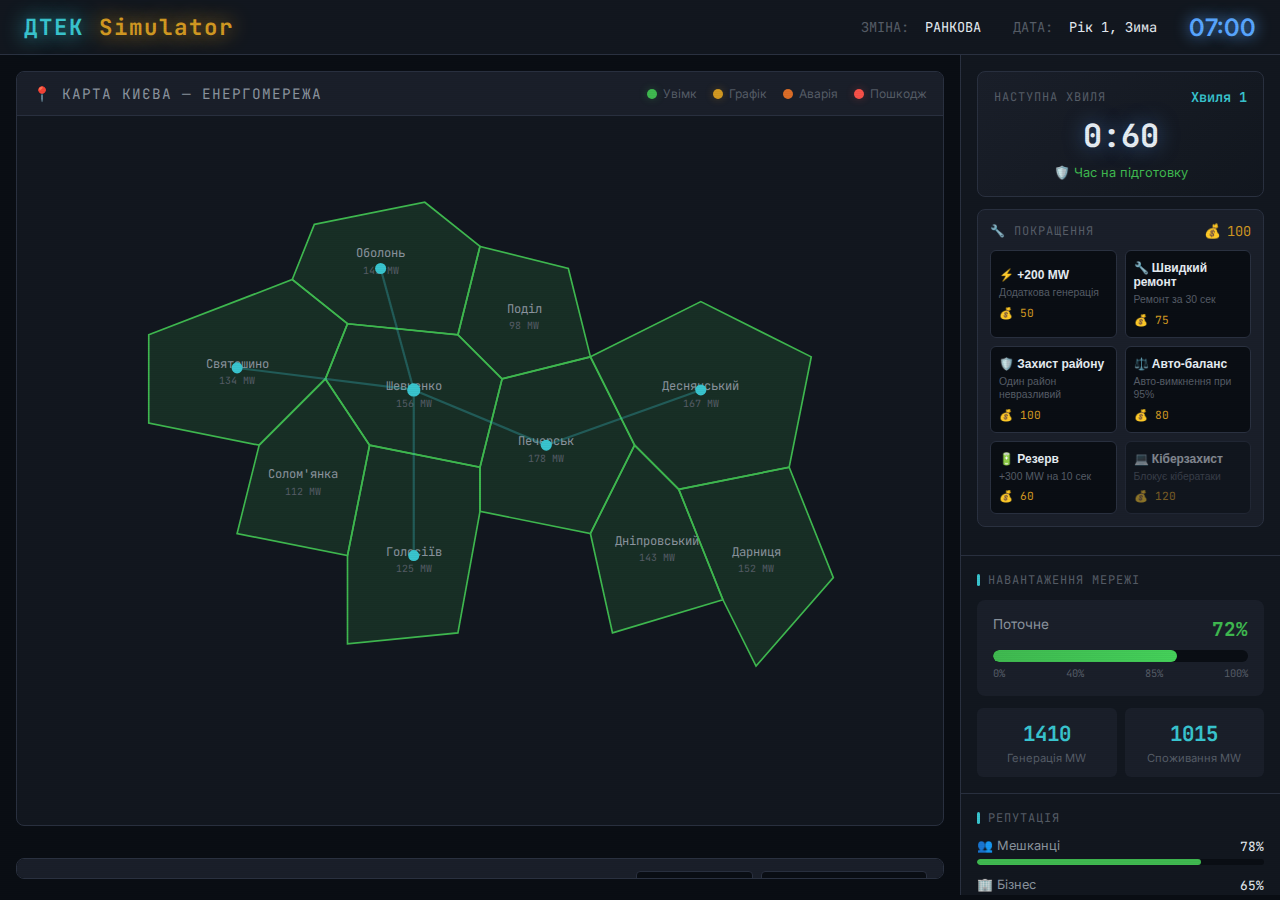
<file: dtek_simulator_prototype.html>
<!DOCTYPE html>
<html lang="uk">
<head>
    <meta charset="UTF-8">
    <meta name="viewport" content="width=device-width, initial-scale=1.0">
    <title>ДТЕК Simulator</title>
    <link href="https://fonts.googleapis.com/css2?family=JetBrains+Mono:wght@400;600;700&family=Inter:wght@400;500;600&display=swap" rel="stylesheet">
    <style>
        :root {
            --bg-primary: #0a0e14;
            --bg-secondary: #12171f;
            --bg-panel: #1a1f2a;
            --border: #2a3140;
            --text-primary: #e6edf3;
            --text-secondary: #8b949e;
            --text-muted: #565d67;
            --accent-blue: #58a6ff;
            --accent-cyan: #39c5cf;
            --status-green: #3fb950;
            --status-yellow: #d29922;
            --status-orange: #db6d28;
            --status-red: #f85149;
            --status-purple: #a371f7;
            --glow-green: rgba(63, 185, 80, 0.3);
            --glow-red: rgba(248, 81, 73, 0.3);
            --glow-yellow: rgba(210, 153, 34, 0.3);
        }

        * {
            margin: 0;
            padding: 0;
            box-sizing: border-box;
        }

        body {
            font-family: 'Inter', sans-serif;
            background: var(--bg-primary);
            color: var(--text-primary);
            min-height: 100vh;
            overflow-x: hidden;
        }

        /* Scanline effect */
        body::before {
            content: '';
            position: fixed;
            top: 0;
            left: 0;
            right: 0;
            bottom: 0;
            background: repeating-linear-gradient(
                0deg,
                rgba(0, 0, 0, 0.1) 0px,
                rgba(0, 0, 0, 0.1) 1px,
                transparent 1px,
                transparent 2px
            );
            pointer-events: none;
            z-index: 1000;
            opacity: 0.3;
        }

        /* Header */
        .header {
            background: var(--bg-secondary);
            border-bottom: 1px solid var(--border);
            padding: 12px 24px;
            display: flex;
            justify-content: space-between;
            align-items: center;
        }

        .logo {
            font-family: 'JetBrains Mono', monospace;
            font-weight: 700;
            font-size: 1.4rem;
            color: var(--accent-cyan);
            text-shadow: 0 0 20px var(--accent-cyan);
            letter-spacing: 2px;
        }

        .logo span {
            color: var(--status-yellow);
            text-shadow: 0 0 20px var(--status-yellow);
        }

        .header-info {
            display: flex;
            gap: 32px;
            align-items: center;
        }

        .header-item {
            font-family: 'JetBrains Mono', monospace;
            font-size: 0.85rem;
        }

        .header-item .label {
            color: var(--text-muted);
            margin-right: 8px;
        }

        .header-item .value {
            color: var(--text-primary);
        }

        .time-display {
            font-size: 1.5rem;
            font-weight: 600;
            color: var(--accent-blue);
            text-shadow: 0 0 15px var(--accent-blue);
        }

        /* Main Layout */
        .main-container {
            display: grid;
            grid-template-columns: 1fr 320px;
            height: calc(100vh - 60px);
        }

        /* Map Area */
        .map-area {
            padding: 16px;
            position: relative;
            overflow-y: auto;
            display: flex;
            flex-direction: column;
            gap: 16px;
        }

        .map-container {
            background: var(--bg-secondary);
            border: 1px solid var(--border);
            border-radius: 8px;
            min-height: 450px;
            position: relative;
            overflow: hidden;
            flex-shrink: 0;
        }

        .map-header {
            background: var(--bg-panel);
            padding: 12px 16px;
            border-bottom: 1px solid var(--border);
            display: flex;
            justify-content: space-between;
            align-items: center;
        }

        .map-title {
            font-family: 'JetBrains Mono', monospace;
            font-size: 0.9rem;
            color: var(--text-secondary);
            text-transform: uppercase;
            letter-spacing: 1px;
        }

        .map-legend {
            display: flex;
            gap: 16px;
            font-size: 0.75rem;
        }

        .legend-item {
            display: flex;
            align-items: center;
            gap: 6px;
            color: var(--text-muted);
        }

        .legend-dot {
            width: 10px;
            height: 10px;
            border-radius: 50%;
        }

        .legend-dot.on { background: var(--status-green); box-shadow: 0 0 8px var(--glow-green); }
        .legend-dot.scheduled { background: var(--status-yellow); box-shadow: 0 0 8px var(--glow-yellow); }
        .legend-dot.emergency { background: var(--status-orange); }
        .legend-dot.damaged { background: var(--status-red); box-shadow: 0 0 8px var(--glow-red); }

        /* Kyiv Map SVG */
        .kyiv-map {
            width: 100%;
            height: calc(100% - 50px);
            padding: 20px;
        }

        .district {
            fill: var(--bg-panel);
            stroke: var(--border);
            stroke-width: 1.5;
            cursor: pointer;
            transition: all 0.3s ease;
        }

        .district:hover {
            fill: #252d3a;
            stroke: var(--accent-blue);
            stroke-width: 2;
        }

        .district.status-on {
            fill: rgba(63, 185, 80, 0.15);
            stroke: var(--status-green);
        }

        .district.status-scheduled {
            fill: rgba(210, 153, 34, 0.15);
            stroke: var(--status-yellow);
            animation: pulse-yellow 2s infinite;
        }

        .district.status-emergency {
            fill: rgba(219, 109, 40, 0.2);
            stroke: var(--status-orange);
            animation: pulse-orange 1.5s infinite;
        }

        .district.status-damaged {
            fill: rgba(248, 81, 73, 0.2);
            stroke: var(--status-red);
            animation: pulse-red 1s infinite;
        }

        @keyframes pulse-yellow {
            0%, 100% { fill: rgba(210, 153, 34, 0.15); }
            50% { fill: rgba(210, 153, 34, 0.25); }
        }

        @keyframes pulse-orange {
            0%, 100% { fill: rgba(219, 109, 40, 0.2); }
            50% { fill: rgba(219, 109, 40, 0.35); }
        }

        @keyframes pulse-red {
            0%, 100% { fill: rgba(248, 81, 73, 0.2); }
            50% { fill: rgba(248, 81, 73, 0.4); }
        }

        .district-label {
            font-family: 'JetBrains Mono', monospace;
            font-size: 11px;
            fill: var(--text-secondary);
            pointer-events: none;
            text-anchor: middle;
        }

        .district-power {
            font-family: 'JetBrains Mono', monospace;
            font-size: 9px;
            fill: var(--text-muted);
            pointer-events: none;
            text-anchor: middle;
        }

        /* Side Panel */
        .side-panel {
            background: var(--bg-secondary);
            border-left: 1px solid var(--border);
            display: flex;
            flex-direction: column;
            overflow: hidden;
        }

        .panel-section {
            border-bottom: 1px solid var(--border);
            padding: 16px;
        }

        .panel-title {
            font-family: 'JetBrains Mono', monospace;
            font-size: 0.75rem;
            color: var(--text-muted);
            text-transform: uppercase;
            letter-spacing: 1px;
            margin-bottom: 12px;
            display: flex;
            align-items: center;
            gap: 8px;
        }

        .panel-title::before {
            content: '';
            width: 3px;
            height: 12px;
            background: var(--accent-cyan);
            border-radius: 2px;
        }

        /* Load Meter */
        .load-meter {
            background: var(--bg-panel);
            border-radius: 8px;
            padding: 16px;
            margin-bottom: 12px;
        }

        .load-header {
            display: flex;
            justify-content: space-between;
            margin-bottom: 8px;
        }

        .load-label {
            font-size: 0.85rem;
            color: var(--text-secondary);
        }

        .load-value {
            font-family: 'JetBrains Mono', monospace;
            font-size: 1.2rem;
            font-weight: 700;
        }

        .load-value.safe { color: var(--status-green); }
        .load-value.warning { color: var(--status-yellow); }
        .load-value.danger { color: var(--status-red); }

        .load-bar-container {
            height: 12px;
            background: var(--bg-primary);
            border-radius: 6px;
            overflow: hidden;
            position: relative;
        }

        .load-bar {
            height: 100%;
            border-radius: 6px;
            transition: width 0.5s ease, background 0.3s ease;
        }

        .load-bar.safe { background: linear-gradient(90deg, var(--status-green), #45d15a); }
        .load-bar.warning { background: linear-gradient(90deg, var(--status-yellow), #e5b02a); }
        .load-bar.danger { background: linear-gradient(90deg, var(--status-orange), var(--status-red)); }

        .load-markers {
            display: flex;
            justify-content: space-between;
            margin-top: 4px;
            font-size: 0.65rem;
            color: var(--text-muted);
            font-family: 'JetBrains Mono', monospace;
        }

        /* Stats Grid */
        .stats-grid {
            display: grid;
            grid-template-columns: 1fr 1fr;
            gap: 8px;
        }

        .stat-box {
            background: var(--bg-panel);
            border-radius: 6px;
            padding: 12px;
            text-align: center;
        }

        .stat-value {
            font-family: 'JetBrains Mono', monospace;
            font-size: 1.3rem;
            font-weight: 700;
            color: var(--accent-cyan);
        }

        .stat-label {
            font-size: 0.7rem;
            color: var(--text-muted);
            margin-top: 4px;
        }

        /* Reputation Bars */
        .reputation-item {
            margin-bottom: 12px;
        }

        .reputation-header {
            display: flex;
            justify-content: space-between;
            margin-bottom: 4px;
        }

        .reputation-name {
            font-size: 0.8rem;
            color: var(--text-secondary);
        }

        .reputation-value {
            font-family: 'JetBrains Mono', monospace;
            font-size: 0.8rem;
            color: var(--text-primary);
        }

        .reputation-bar-bg {
            height: 6px;
            background: var(--bg-primary);
            border-radius: 3px;
            overflow: hidden;
        }

        .reputation-bar {
            height: 100%;
            border-radius: 3px;
            transition: width 0.5s ease;
        }

        .reputation-bar.high { background: var(--status-green); }
        .reputation-bar.medium { background: var(--status-yellow); }
        .reputation-bar.low { background: var(--status-red); }

        /* Events Feed */
        .events-feed {
            flex: 1;
            overflow-y: auto;
            padding: 16px;
        }

        .event-item {
            background: var(--bg-panel);
            border-radius: 6px;
            padding: 10px 12px;
            margin-bottom: 8px;
            border-left: 3px solid var(--border);
            font-size: 0.8rem;
            animation: slideIn 0.3s ease;
        }

        @keyframes slideIn {
            from { opacity: 0; transform: translateX(20px); }
            to { opacity: 1; transform: translateX(0); }
        }

        .event-item.alert { border-left-color: var(--status-red); }
        .event-item.warning { border-left-color: var(--status-yellow); }
        .event-item.info { border-left-color: var(--accent-blue); }
        .event-item.success { border-left-color: var(--status-green); }

        .event-time {
            font-family: 'JetBrains Mono', monospace;
            font-size: 0.7rem;
            color: var(--text-muted);
            margin-bottom: 4px;
        }

        .event-text {
            color: var(--text-secondary);
            line-height: 1.4;
        }

        /* District Panel (popup) */
        .district-panel {
            position: fixed;
            top: 50%;
            left: 50%;
            transform: translate(-50%, -50%);
            background: var(--bg-secondary);
            border: 1px solid var(--border);
            border-radius: 12px;
            padding: 24px;
            min-width: 350px;
            z-index: 100;
            display: none;
            box-shadow: 0 20px 60px rgba(0, 0, 0, 0.5);
        }

        .district-panel.active {
            display: block;
            animation: popIn 0.2s ease;
        }

        @keyframes popIn {
            from { opacity: 0; transform: translate(-50%, -50%) scale(0.9); }
            to { opacity: 1; transform: translate(-50%, -50%) scale(1); }
        }

        .overlay {
            position: fixed;
            top: 0;
            left: 0;
            right: 0;
            bottom: 0;
            background: rgba(0, 0, 0, 0.7);
            z-index: 99;
            display: none;
        }

        .overlay.active {
            display: block;
        }

        .district-panel-header {
            display: flex;
            justify-content: space-between;
            align-items: center;
            margin-bottom: 20px;
        }

        .district-panel-title {
            font-family: 'JetBrains Mono', monospace;
            font-size: 1.2rem;
            color: var(--accent-cyan);
        }

        .close-btn {
            background: none;
            border: none;
            color: var(--text-muted);
            font-size: 1.5rem;
            cursor: pointer;
            transition: color 0.2s;
        }

        .close-btn:hover {
            color: var(--text-primary);
        }

        .group-list {
            margin-bottom: 20px;
        }

        .group-item {
            display: flex;
            justify-content: space-between;
            align-items: center;
            padding: 10px 12px;
            background: var(--bg-panel);
            border-radius: 6px;
            margin-bottom: 6px;
        }

        .group-name {
            font-family: 'JetBrains Mono', monospace;
            font-size: 0.9rem;
        }

        .group-status {
            display: flex;
            align-items: center;
            gap: 12px;
        }

        .status-indicator {
            width: 10px;
            height: 10px;
            border-radius: 50%;
        }

        .toggle-btn {
            background: var(--bg-primary);
            border: 1px solid var(--border);
            color: var(--text-secondary);
            padding: 6px 12px;
            border-radius: 4px;
            font-size: 0.75rem;
            cursor: pointer;
            transition: all 0.2s;
            font-family: 'JetBrains Mono', monospace;
        }

        .toggle-btn:hover {
            border-color: var(--accent-blue);
            color: var(--accent-blue);
        }

        .toggle-btn.on {
            background: rgba(63, 185, 80, 0.2);
            border-color: var(--status-green);
            color: var(--status-green);
        }

        .toggle-btn.off {
            background: rgba(248, 81, 73, 0.2);
            border-color: var(--status-red);
            color: var(--status-red);
        }

        /* Alert Banner */
        .alert-banner {
            position: fixed;
            top: 70px;
            left: 50%;
            transform: translateX(-50%);
            background: linear-gradient(90deg, rgba(248, 81, 73, 0.9), rgba(219, 109, 40, 0.9));
            color: white;
            padding: 12px 24px;
            border-radius: 8px;
            font-family: 'JetBrains Mono', monospace;
            font-weight: 600;
            z-index: 50;
            display: none;
            animation: alertPulse 1s infinite;
        }

        .alert-banner.active {
            display: flex;
            align-items: center;
            gap: 12px;
        }

        @keyframes alertPulse {
            0%, 100% { box-shadow: 0 0 20px rgba(248, 81, 73, 0.5); }
            50% { box-shadow: 0 0 40px rgba(248, 81, 73, 0.8); }
        }

        /* Control Buttons */
        .controls {
            padding: 16px;
            border-top: 1px solid var(--border);
            display: flex;
            gap: 8px;
        }

        .control-btn {
            flex: 1;
            background: var(--bg-panel);
            border: 1px solid var(--border);
            color: var(--text-secondary);
            padding: 12px;
            border-radius: 6px;
            font-family: 'JetBrains Mono', monospace;
            font-size: 0.8rem;
            cursor: pointer;
            transition: all 0.2s;
        }

        .control-btn:hover {
            border-color: var(--accent-cyan);
            color: var(--accent-cyan);
        }

        .control-btn.primary {
            background: var(--accent-blue);
            border-color: var(--accent-blue);
            color: white;
        }

        .control-btn.primary:hover {
            background: #4a9aef;
        }

        .control-btn.danger {
            border-color: var(--status-red);
            color: var(--status-red);
        }

        /* Wave Timer */
        .wave-timer {
            background: linear-gradient(135deg, var(--bg-panel), var(--bg-secondary));
            border: 1px solid var(--border);
            border-radius: 8px;
            padding: 16px;
            margin-bottom: 12px;
            position: relative;
            overflow: hidden;
        }

        .wave-timer::before {
            content: '';
            position: absolute;
            top: 0;
            left: 0;
            height: 100%;
            background: linear-gradient(90deg, rgba(88, 166, 255, 0.1), rgba(57, 197, 207, 0.1));
            transition: width 1s linear;
            z-index: 0;
        }

        .wave-timer.danger::before {
            background: linear-gradient(90deg, rgba(248, 81, 73, 0.2), rgba(219, 109, 40, 0.2));
        }

        .wave-timer-content {
            position: relative;
            z-index: 1;
        }

        .wave-header {
            display: flex;
            justify-content: space-between;
            align-items: center;
            margin-bottom: 8px;
        }

        .wave-label {
            font-family: 'JetBrains Mono', monospace;
            font-size: 0.75rem;
            color: var(--text-muted);
            text-transform: uppercase;
            letter-spacing: 1px;
        }

        .wave-number {
            font-family: 'JetBrains Mono', monospace;
            font-size: 0.85rem;
            color: var(--accent-cyan);
            font-weight: 600;
        }

        .wave-countdown {
            font-family: 'JetBrains Mono', monospace;
            font-size: 2rem;
            font-weight: 700;
            text-align: center;
            color: var(--text-primary);
            text-shadow: 0 0 20px rgba(88, 166, 255, 0.5);
        }

        .wave-countdown.danger {
            color: var(--status-red);
            text-shadow: 0 0 20px rgba(248, 81, 73, 0.8);
            animation: countdownPulse 0.5s infinite;
        }

        .wave-countdown.attack {
            color: var(--status-orange);
            animation: countdownPulse 0.3s infinite;
        }

        @keyframes countdownPulse {
            0%, 100% { transform: scale(1); }
            50% { transform: scale(1.05); }
        }

        .wave-status {
            text-align: center;
            font-size: 0.8rem;
            color: var(--text-secondary);
            margin-top: 8px;
        }

        .wave-status.prep { color: var(--status-green); }
        .wave-status.incoming { color: var(--status-yellow); }
        .wave-status.attack { color: var(--status-red); }

        /* Upgrades Panel */
        .upgrades-panel {
            background: var(--bg-panel);
            border: 1px solid var(--border);
            border-radius: 8px;
            padding: 12px;
            margin-bottom: 12px;
        }

        .upgrades-header {
            display: flex;
            justify-content: space-between;
            align-items: center;
            margin-bottom: 10px;
        }

        .upgrades-title {
            font-family: 'JetBrains Mono', monospace;
            font-size: 0.75rem;
            color: var(--text-muted);
            text-transform: uppercase;
            letter-spacing: 1px;
        }

        .currency {
            display: flex;
            align-items: center;
            gap: 6px;
            font-family: 'JetBrains Mono', monospace;
            font-size: 0.85rem;
            color: var(--status-yellow);
        }

        .upgrades-grid {
            display: grid;
            grid-template-columns: 1fr 1fr;
            gap: 8px;
        }

        .upgrade-btn {
            background: var(--bg-primary);
            border: 1px solid var(--border);
            border-radius: 6px;
            padding: 10px 8px;
            cursor: pointer;
            transition: all 0.2s;
            text-align: left;
        }

        .upgrade-btn:hover:not(:disabled) {
            border-color: var(--accent-blue);
            background: rgba(88, 166, 255, 0.1);
        }

        .upgrade-btn:disabled {
            opacity: 0.5;
            cursor: not-allowed;
        }

        .upgrade-btn.purchased {
            border-color: var(--status-green);
            background: rgba(63, 185, 80, 0.1);
        }

        .upgrade-name {
            font-size: 0.75rem;
            font-weight: 600;
            color: var(--text-primary);
            margin-bottom: 4px;
            display: flex;
            align-items: center;
            gap: 6px;
        }

        .upgrade-desc {
            font-size: 0.65rem;
            color: var(--text-muted);
            line-height: 1.3;
        }

        .upgrade-cost {
            font-family: 'JetBrains Mono', monospace;
            font-size: 0.7rem;
            color: var(--status-yellow);
            margin-top: 6px;
        }

        /* Overload Warning */
        .overload-warning {
            position: fixed;
            top: 50%;
            left: 50%;
            transform: translate(-50%, -50%);
            background: rgba(248, 81, 73, 0.95);
            color: white;
            padding: 30px 50px;
            border-radius: 12px;
            font-family: 'JetBrains Mono', monospace;
            font-size: 1.5rem;
            font-weight: 700;
            z-index: 200;
            display: none;
            text-align: center;
            box-shadow: 0 0 60px rgba(248, 81, 73, 0.8);
            animation: overloadPulse 0.5s infinite;
        }

        .overload-warning.active {
            display: block;
        }

        @keyframes overloadPulse {
            0%, 100% { box-shadow: 0 0 60px rgba(248, 81, 73, 0.8); }
            50% { box-shadow: 0 0 100px rgba(248, 81, 73, 1); }
        }

        .overload-warning .sub {
            font-size: 0.9rem;
            font-weight: 400;
            margin-top: 10px;
            opacity: 0.9;
        }

        /* Game Over / Victory */
        .game-overlay {
            position: fixed;
            top: 0;
            left: 0;
            right: 0;
            bottom: 0;
            background: rgba(0, 0, 0, 0.9);
            display: none;
            justify-content: center;
            align-items: center;
            z-index: 300;
            flex-direction: column;
        }

        .game-overlay.active {
            display: flex;
        }

        .game-over-text {
            font-family: 'JetBrains Mono', monospace;
            font-size: 3rem;
            font-weight: 700;
            margin-bottom: 20px;
        }

        .game-over-text.defeat { color: var(--status-red); text-shadow: 0 0 40px var(--status-red); }
        .game-over-text.victory { color: var(--status-green); text-shadow: 0 0 40px var(--status-green); }

        .game-stats {
            color: var(--text-secondary);
            font-size: 1rem;
            margin-bottom: 30px;
            text-align: center;
        }

        .restart-btn {
            background: var(--accent-blue);
            border: none;
            color: white;
            padding: 15px 40px;
            border-radius: 8px;
            font-family: 'JetBrains Mono', monospace;
            font-size: 1rem;
            cursor: pointer;
            transition: all 0.2s;
        }

        .restart-btn:hover {
            background: #4a9aef;
            transform: scale(1.05);
        }

        /* Attack Indicators on Map */
        .attack-indicator {
            position: absolute;
            width: 30px;
            height: 30px;
            background: var(--status-red);
            border-radius: 50%;
            animation: attackMove 3s linear forwards, attackPulse 0.3s infinite;
            z-index: 10;
            display: flex;
            align-items: center;
            justify-content: center;
            font-size: 14px;
            box-shadow: 0 0 20px var(--status-red);
        }

        @keyframes attackMove {
            0% { opacity: 1; }
            90% { opacity: 1; }
            100% { opacity: 0; }
        }

        @keyframes attackPulse {
            0%, 100% { transform: scale(1); }
            50% { transform: scale(1.2); }
        }

        /* Quick Controls Panel */
        .quick-controls {
            background: var(--bg-secondary);
            border: 1px solid var(--border);
            border-radius: 8px;
            margin-top: 16px;
            overflow: hidden;
        }

        .quick-controls-header {
            background: var(--bg-panel);
            padding: 12px 16px;
            border-bottom: 1px solid var(--border);
            display: flex;
            justify-content: space-between;
            align-items: center;
        }

        .quick-controls-title {
            font-family: 'JetBrains Mono', monospace;
            font-size: 0.85rem;
            color: var(--text-secondary);
            text-transform: uppercase;
            letter-spacing: 1px;
        }

        .quick-controls-actions {
            display: flex;
            gap: 8px;
        }

        .quick-action-btn {
            background: var(--bg-primary);
            border: 1px solid var(--border);
            color: var(--text-secondary);
            padding: 6px 12px;
            border-radius: 4px;
            font-size: 0.75rem;
            cursor: pointer;
            transition: all 0.2s;
            font-family: 'JetBrains Mono', monospace;
        }

        .quick-action-btn:hover {
            border-color: var(--status-green);
            color: var(--status-green);
        }

        .quick-action-btn.danger:hover {
            border-color: var(--status-red);
            color: var(--status-red);
        }

        .districts-grid {
            display: grid;
            grid-template-columns: repeat(5, 1fr);
            gap: 12px;
            padding: 16px;
            max-height: 280px;
            overflow-y: auto;
        }

        .district-control {
            background: var(--bg-panel);
            border: 1px solid var(--border);
            border-radius: 6px;
            padding: 10px;
            transition: all 0.2s;
        }

        .district-control:hover {
            border-color: var(--accent-blue);
        }

        .district-control.has-off {
            border-color: var(--status-yellow);
            background: rgba(210, 153, 34, 0.05);
        }

        .district-control.has-damaged {
            border-color: var(--status-red);
            background: rgba(248, 81, 73, 0.05);
        }

        .district-control-header {
            display: flex;
            justify-content: space-between;
            align-items: center;
            margin-bottom: 8px;
        }

        .district-control-name {
            font-family: 'JetBrains Mono', monospace;
            font-size: 0.75rem;
            font-weight: 600;
            color: var(--text-primary);
            white-space: nowrap;
            overflow: hidden;
            text-overflow: ellipsis;
        }

        .district-control-power {
            font-family: 'JetBrains Mono', monospace;
            font-size: 0.65rem;
            color: var(--accent-cyan);
        }

        .group-toggles {
            display: flex;
            flex-wrap: wrap;
            gap: 4px;
        }

        .group-toggle {
            width: 32px;
            height: 24px;
            border: 1px solid var(--border);
            border-radius: 4px;
            background: var(--bg-primary);
            color: var(--text-muted);
            font-family: 'JetBrains Mono', monospace;
            font-size: 0.6rem;
            cursor: pointer;
            transition: all 0.15s;
            display: flex;
            align-items: center;
            justify-content: center;
        }

        .group-toggle:hover {
            border-color: var(--accent-blue);
            color: var(--accent-blue);
        }

        .group-toggle.on {
            background: rgba(63, 185, 80, 0.2);
            border-color: var(--status-green);
            color: var(--status-green);
            box-shadow: 0 0 8px rgba(63, 185, 80, 0.3);
        }

        .group-toggle.scheduled {
            background: rgba(210, 153, 34, 0.2);
            border-color: var(--status-yellow);
            color: var(--status-yellow);
            animation: togglePulseYellow 2s infinite;
        }

        .group-toggle.emergency {
            background: rgba(219, 109, 40, 0.2);
            border-color: var(--status-orange);
            color: var(--status-orange);
        }

        .group-toggle.damaged {
            background: rgba(248, 81, 73, 0.2);
            border-color: var(--status-red);
            color: var(--status-red);
            cursor: not-allowed;
            animation: togglePulseRed 1s infinite;
        }

        @keyframes togglePulseYellow {
            0%, 100% { box-shadow: 0 0 4px rgba(210, 153, 34, 0.3); }
            50% { box-shadow: 0 0 12px rgba(210, 153, 34, 0.6); }
        }

        @keyframes togglePulseRed {
            0%, 100% { box-shadow: 0 0 4px rgba(248, 81, 73, 0.3); }
            50% { box-shadow: 0 0 12px rgba(248, 81, 73, 0.6); }
        }

        .district-control-stats {
            display: flex;
            justify-content: space-between;
            margin-top: 8px;
            padding-top: 8px;
            border-top: 1px solid var(--border);
            font-size: 0.6rem;
            color: var(--text-muted);
        }

        .stat-on { color: var(--status-green); }
        .stat-off { color: var(--status-yellow); }
        .stat-dmg { color: var(--status-red); }

        /* Social Feed */
        .social-feed {
            max-height: 200px;
            overflow-y: auto;
        }

        .social-post {
            background: var(--bg-panel);
            border-radius: 6px;
            padding: 10px;
            margin-bottom: 8px;
            font-size: 0.8rem;
        }

        .social-author {
            color: var(--accent-blue);
            font-weight: 500;
            margin-bottom: 4px;
        }

        .social-text {
            color: var(--text-secondary);
            line-height: 1.4;
        }

        .social-likes {
            color: var(--text-muted);
            font-size: 0.7rem;
            margin-top: 6px;
        }
    </style>
</head>
<body>
    <!-- Header -->
    <header class="header">
        <div class="logo">ДТЕК <span>Simulator</span></div>
        <div class="header-info">
            <div class="header-item">
                <span class="label">ЗМІНА:</span>
                <span class="value" id="shift-type">РАНКОВА</span>
            </div>
            <div class="header-item">
                <span class="label">ДАТА:</span>
                <span class="value">Рік 1, Зима</span>
            </div>
            <div class="time-display" id="game-time">07:00</div>
        </div>
    </header>

    <!-- Alert Banner -->
    <div class="alert-banner" id="alert-banner">
        <span>⚠️</span>
        <span id="alert-text">ТРИВОГА: Виявлено шахеди!</span>
    </div>

    <!-- Main Container -->
    <div class="main-container">
        <!-- Map Area -->
        <div class="map-area">
            <div class="map-container">
                <div class="map-header">
                    <div class="map-title">📍 Карта Києва — Енергомережа</div>
                    <div class="map-legend">
                        <div class="legend-item"><div class="legend-dot on"></div> Увімк</div>
                        <div class="legend-item"><div class="legend-dot scheduled"></div> Графік</div>
                        <div class="legend-item"><div class="legend-dot emergency"></div> Аварія</div>
                        <div class="legend-item"><div class="legend-dot damaged"></div> Пошкодж</div>
                    </div>
                </div>
                
                <svg class="kyiv-map" viewBox="0 0 800 600" id="kyiv-map">
                    <!-- Simplified Kyiv districts -->
                    <!-- Оболонський -->
                    <path class="district status-on" id="obolon" d="M250,80 L350,60 L400,100 L380,180 L280,170 L230,130 Z"/>
                    <text class="district-label" x="310" y="110">Оболонь</text>
                    <text class="district-power" x="310" y="125" id="obolon-power">145 MW</text>
                    
                    <!-- Подільський -->
                    <path class="district status-on" id="podil" d="M380,180 L400,100 L480,120 L500,200 L420,220 Z"/>
                    <text class="district-label" x="440" y="160">Поділ</text>
                    <text class="district-power" x="440" y="175" id="podil-power">98 MW</text>
                    
                    <!-- Шевченківський -->
                    <path class="district status-on" id="shevchenko" d="M280,170 L380,180 L420,220 L400,300 L300,280 L260,220 Z"/>
                    <text class="district-label" x="340" y="230">Шевченко</text>
                    <text class="district-power" x="340" y="245" id="shevchenko-power">156 MW</text>
                    
                    <!-- Печерський -->
                    <path class="district status-on" id="pechersk" d="M420,220 L500,200 L540,280 L500,360 L400,340 L400,300 Z"/>
                    <text class="district-label" x="460" y="280">Печерськ</text>
                    <text class="district-power" x="460" y="295" id="pechersk-power">178 MW</text>
                    
                    <!-- Святошинський -->
                    <path class="district status-on" id="sviatoshyn" d="M100,180 L230,130 L280,170 L260,220 L200,280 L100,260 Z"/>
                    <text class="district-label" x="180" y="210">Святошино</text>
                    <text class="district-power" x="180" y="225" id="sviatoshyn-power">134 MW</text>
                    
                    <!-- Солом'янський -->
                    <path class="district status-on" id="solomianka" d="M200,280 L260,220 L300,280 L280,380 L180,360 Z"/>
                    <text class="district-label" x="240" y="310">Солом'янка</text>
                    <text class="district-power" x="240" y="325" id="solomianka-power">112 MW</text>
                    
                    <!-- Голосіївський -->
                    <path class="district status-on" id="holosiiv" d="M280,380 L300,280 L400,300 L400,340 L380,450 L280,460 Z"/>
                    <text class="district-label" x="340" y="380">Голосіїв</text>
                    <text class="district-power" x="340" y="395" id="holosiiv-power">125 MW</text>
                    
                    <!-- Деснянський -->
                    <path class="district status-on" id="desnianskyi" d="M500,200 L600,150 L700,200 L680,300 L580,320 L540,280 Z"/>
                    <text class="district-label" x="600" y="230">Деснянський</text>
                    <text class="district-power" x="600" y="245" id="desnianskyi-power">167 MW</text>
                    
                    <!-- Дніпровський -->
                    <path class="district status-on" id="dnipro" d="M540,280 L580,320 L620,420 L520,450 L500,360 Z"/>
                    <text class="district-label" x="560" y="370">Дніпровський</text>
                    <text class="district-power" x="560" y="385" id="dnipro-power">143 MW</text>
                    
                    <!-- Дарницький -->
                    <path class="district status-on" id="darnytsia" d="M580,320 L680,300 L720,400 L650,480 L620,420 Z"/>
                    <text class="district-label" x="650" y="380">Дарниця</text>
                    <text class="district-power" x="650" y="395" id="darnytsia-power">152 MW</text>
                    
                    <!-- Power lines -->
                    <g stroke="var(--accent-cyan)" stroke-width="2" opacity="0.3">
                        <line x1="310" y1="120" x2="340" y2="230"/>
                        <line x1="340" y1="230" x2="460" y2="280"/>
                        <line x1="460" y1="280" x2="600" y2="230"/>
                        <line x1="180" y1="210" x2="340" y2="230"/>
                        <line x1="340" y1="230" x2="340" y2="380"/>
                    </g>
                    
                    <!-- Substations -->
                    <g fill="var(--accent-cyan)">
                        <circle cx="310" cy="120" r="5"/>
                        <circle cx="340" cy="230" r="6"/>
                        <circle cx="460" cy="280" r="5"/>
                        <circle cx="600" cy="230" r="5"/>
                        <circle cx="180" cy="210" r="5"/>
                        <circle cx="340" cy="380" r="5"/>
                    </g>
                </svg>
            </div>
            
            <!-- Quick Controls Panel -->
            <div class="quick-controls">
                <div class="quick-controls-header">
                    <div class="quick-controls-title">⚡ Швидке управління групами</div>
                    <div class="quick-controls-actions">
                        <button class="quick-action-btn" onclick="enableAllGroups()">Увімкнути все</button>
                        <button class="quick-action-btn danger" onclick="emergencyShutdown()">Аварійне відключення</button>
                    </div>
                </div>
                <div class="districts-grid" id="districts-grid">
                    <!-- Generated by JS -->
                </div>
            </div>
        </div>

        <!-- Side Panel -->
        <div class="side-panel">
            <!-- Wave Timer -->
            <div class="panel-section">
                <div class="wave-timer" id="wave-timer">
                    <div class="wave-timer-content">
                        <div class="wave-header">
                            <span class="wave-label">Наступна хвиля</span>
                            <span class="wave-number" id="wave-number">Хвиля 1</span>
                        </div>
                        <div class="wave-countdown" id="wave-countdown">0:60</div>
                        <div class="wave-status prep" id="wave-status">🛡️ Час на підготовку</div>
                    </div>
                </div>
                
                <!-- Upgrades -->
                <div class="upgrades-panel" id="upgrades-panel">
                    <div class="upgrades-header">
                        <span class="upgrades-title">🔧 Покращення</span>
                        <span class="currency">💰 <span id="currency">100</span></span>
                    </div>
                    <div class="upgrades-grid" id="upgrades-grid">
                        <!-- Generated by JS -->
                    </div>
                </div>
            </div>

            <!-- Load Section -->
            <div class="panel-section">
                <div class="panel-title">Навантаження мережі</div>
                <div class="load-meter">
                    <div class="load-header">
                        <span class="load-label">Поточне</span>
                        <span class="load-value safe" id="load-percent">72%</span>
                    </div>
                    <div class="load-bar-container">
                        <div class="load-bar safe" id="load-bar" style="width: 72%"></div>
                    </div>
                    <div class="load-markers">
                        <span>0%</span>
                        <span>40%</span>
                        <span>85%</span>
                        <span>100%</span>
                    </div>
                </div>
                <div class="stats-grid">
                    <div class="stat-box">
                        <div class="stat-value" id="generation">1410</div>
                        <div class="stat-label">Генерація MW</div>
                    </div>
                    <div class="stat-box">
                        <div class="stat-value" id="consumption">1015</div>
                        <div class="stat-label">Споживання MW</div>
                    </div>
                </div>
            </div>

            <!-- Reputation Section -->
            <div class="panel-section">
                <div class="panel-title">Репутація</div>
                <div class="reputation-item">
                    <div class="reputation-header">
                        <span class="reputation-name">👥 Мешканці</span>
                        <span class="reputation-value" id="rep-residents">78%</span>
                    </div>
                    <div class="reputation-bar-bg">
                        <div class="reputation-bar high" id="rep-bar-residents" style="width: 78%"></div>
                    </div>
                </div>
                <div class="reputation-item">
                    <div class="reputation-header">
                        <span class="reputation-name">🏢 Бізнес</span>
                        <span class="reputation-value" id="rep-business">65%</span>
                    </div>
                    <div class="reputation-bar-bg">
                        <div class="reputation-bar medium" id="rep-bar-business" style="width: 65%"></div>
                    </div>
                </div>
                <div class="reputation-item">
                    <div class="reputation-header">
                        <span class="reputation-name">🏥 Критична інфра</span>
                        <span class="reputation-value" id="rep-critical">92%</span>
                    </div>
                    <div class="reputation-bar-bg">
                        <div class="reputation-bar high" id="rep-bar-critical" style="width: 92%"></div>
                    </div>
                </div>
                <div class="reputation-item">
                    <div class="reputation-header">
                        <span class="reputation-name">🏛️ Влада</span>
                        <span class="reputation-value" id="rep-govt">71%</span>
                    </div>
                    <div class="reputation-bar-bg">
                        <div class="reputation-bar high" id="rep-bar-govt" style="width: 71%"></div>
                    </div>
                </div>
            </div>

            <!-- Events Feed -->
            <div class="events-feed" id="events-feed">
                <div class="panel-title">📋 Події</div>
                <div class="event-item info">
                    <div class="event-time">07:00</div>
                    <div class="event-text">Зміна розпочалась. Навантаження стабільне.</div>
                </div>
            </div>

            <!-- Controls -->
            <div class="controls">
                <button class="control-btn" onclick="togglePause()">⏸️ Пауза</button>
                <button class="control-btn" onclick="useReserve()">🔋 Резерв</button>
            </div>
        </div>
    </div>

    <!-- District Panel -->
    <div class="overlay" id="overlay" onclick="closeDistrictPanel()"></div>
    <div class="district-panel" id="district-panel">
        <div class="district-panel-header">
            <div class="district-panel-title" id="panel-district-name">Оболонь</div>
            <button class="close-btn" onclick="closeDistrictPanel()">×</button>
        </div>
        <div class="group-list" id="group-list">
            <!-- Generated by JS -->
        </div>
        <div class="social-feed" id="social-feed">
            <div class="panel-title">💬 Соцмережі</div>
        </div>
    </div>

    <!-- Overload Warning -->
    <div class="overload-warning" id="overload-warning">
        ⚠️ ПЕРЕВАНТАЖЕННЯ!
        <div class="sub">Терміново вимкніть групи!</div>
    </div>

    <!-- Game Over Overlay -->
    <div class="game-overlay" id="game-overlay">
        <div class="game-over-text" id="game-over-text">БЛЕКАУТ</div>
        <div class="game-stats" id="game-stats">
            Ви протрималися 3 хвилі<br>
            Максимальне навантаження: 98%
        </div>
        <button class="restart-btn" onclick="restartGame()">🔄 Почати знову</button>
    </div>

    <script>
        // Game State
        const gameState = {
            paused: false,
            gameOver: false,
            time: { hours: 7, minutes: 0 },
            load: 72,
            generation: 1410,
            consumption: 1015,
            maxLoadReached: 0,
            currency: 100,
            
            // Wave system
            wave: {
                number: 1,
                phase: 'prep', // prep, warning, attack, recovery
                timeLeft: 60, // seconds
                attackDuration: 15, // seconds of attack
                attacksInWave: 3,
                attacksRemaining: 0
            },
            
            // Upgrades
            upgrades: {
                extraGeneration: { name: '⚡ +200 MW', desc: 'Додаткова генерація', cost: 50, purchased: false, effect: () => { gameState.generation += 200; } },
                fasterRepair: { name: '🔧 Швидкий ремонт', desc: 'Ремонт за 30 сек', cost: 75, purchased: false },
                shield: { name: '🛡️ Захист району', desc: 'Один район невразливий', cost: 100, purchased: false, active: false },
                autoBalance: { name: '⚖️ Авто-баланс', desc: 'Авто-вимкнення при 95%', cost: 80, purchased: false },
                reserve: { name: '🔋 Резерв', desc: '+300 MW на 10 сек', cost: 60, purchased: false, ready: true },
                cybershield: { name: '💻 Кіберзахист', desc: 'Блокує кібератаки', cost: 120, purchased: false }
            },
            
            reputation: {
                residents: 78,
                business: 65,
                critical: 92,
                govt: 71
            },
            districts: {
                obolon: { name: 'Оболонь', status: 'on', power: 145, groups: [
                    { id: '1.1', status: 'on' },
                    { id: '1.2', status: 'on' },
                    { id: '1.3', status: 'on' },
                    { id: '1.4', status: 'on' }
                ]},
                podil: { name: 'Поділ', status: 'on', power: 98, groups: [
                    { id: '2.1', status: 'on' },
                    { id: '2.2', status: 'on' },
                    { id: '2.3', status: 'on' }
                ]},
                shevchenko: { name: 'Шевченківський', status: 'on', power: 156, groups: [
                    { id: '3.1', status: 'on' },
                    { id: '3.2', status: 'on' },
                    { id: '3.3', status: 'on' },
                    { id: '3.4', status: 'on' }
                ]},
                pechersk: { name: 'Печерськ', status: 'on', power: 178, groups: [
                    { id: '4.1', status: 'on' },
                    { id: '4.2', status: 'on' },
                    { id: '4.3', status: 'on' },
                    { id: '4.4', status: 'on' }
                ]},
                sviatoshyn: { name: 'Святошино', status: 'on', power: 134, groups: [
                    { id: '5.1', status: 'on' },
                    { id: '5.2', status: 'on' },
                    { id: '5.3', status: 'on' }
                ]},
                solomianka: { name: "Солом'янка", status: 'on', power: 112, groups: [
                    { id: '6.1', status: 'on' },
                    { id: '6.2', status: 'on' },
                    { id: '6.3', status: 'on' }
                ]},
                holosiiv: { name: 'Голосіїв', status: 'on', power: 125, groups: [
                    { id: '7.1', status: 'on' },
                    { id: '7.2', status: 'on' },
                    { id: '7.3', status: 'on' }
                ]},
                desnianskyi: { name: 'Деснянський', status: 'on', power: 167, groups: [
                    { id: '8.1', status: 'on' },
                    { id: '8.2', status: 'on' },
                    { id: '8.3', status: 'on' },
                    { id: '8.4', status: 'on' }
                ]},
                dnipro: { name: 'Дніпровський', status: 'on', power: 143, groups: [
                    { id: '9.1', status: 'on' },
                    { id: '9.2', status: 'on' },
                    { id: '9.3', status: 'on' }
                ]},
                darnytsia: { name: 'Дарниця', status: 'on', power: 152, groups: [
                    { id: '10.1', status: 'on' },
                    { id: '10.2', status: 'on' },
                    { id: '10.3', status: 'on' },
                    { id: '10.4', status: 'on' }
                ]}
            }
        };

        let selectedDistrict = null;

        // Social posts database
        const socialPosts = {
            positive: [
                { author: '@киянин_щасливий', text: 'Нарешті світло є! Дякую ДТЕК 🙏', likes: 12 },
                { author: '@мама_двох', text: 'Попередили заздалегідь, встигла все приготувати', likes: 45 },
                { author: '@it_шник', text: 'Стабільно працює, можу кодити спокійно 💻', likes: 23 }
            ],
            negative: [
                { author: '@злий_киянин', text: 'Вже 2 години без світла! Коли увімкнете?! 😤', likes: 89 },
                { author: '@бабуся_з_оболоні', text: 'Холодно без обігрівача, скільки можна', likes: 156 },
                { author: '@підприємець', text: 'Втрачаю гроші кожну хвилину простою!', likes: 234 }
            ],
            neutral: [
                { author: '@філософ', text: 'Світло вимкнули? Час почитати книгу 📚', likes: 67 },
                { author: '@оптиміст', text: 'Зате зірки видно! ⭐', likes: 34 }
            ]
        };

        // Initialize
        function init() {
            // Add click handlers to districts
            document.querySelectorAll('.district').forEach(district => {
                district.addEventListener('click', () => openDistrictPanel(district.id));
            });
            
            // Start game loop
            setInterval(gameLoop, 1000);
            
            // Add initial event
            addEvent('info', 'Система готова. Очікуємо ваших команд.');
        }

        // Game Loop
        function gameLoop() {
            if (gameState.paused) return;
            
            // Update time
            gameState.time.minutes += 2;
            if (gameState.time.minutes >= 60) {
                gameState.time.minutes = 0;
                gameState.time.hours++;
                
                // Hourly events
                if (gameState.time.hours === 8) {
                    addEvent('warning', 'Ранковий пік споживання! Навантаження зростає.');
                    gameState.consumption += 150;
                }
                if (gameState.time.hours === 9) {
                    addEvent('info', 'Споживання стабілізувалось.');
                }
            }
            
            // Random consumption fluctuation
            gameState.consumption += Math.floor(Math.random() * 20) - 10;
            gameState.consumption = Math.max(800, Math.min(1400, gameState.consumption));
            
            // Calculate load
            gameState.load = Math.round((gameState.consumption / gameState.generation) * 100);
            
            // Update UI
            updateUI();
        }

        // Update UI
        function updateUI() {
            // Time
            const timeStr = `${String(gameState.time.hours).padStart(2, '0')}:${String(gameState.time.minutes).padStart(2, '0')}`;
            document.getElementById('game-time').textContent = timeStr;
            
            // Load
            const loadPercent = document.getElementById('load-percent');
            const loadBar = document.getElementById('load-bar');
            
            loadPercent.textContent = gameState.load + '%';
            loadBar.style.width = gameState.load + '%';
            
            // Load status colors
            if (gameState.load < 75) {
                loadPercent.className = 'load-value safe';
                loadBar.className = 'load-bar safe';
            } else if (gameState.load < 90) {
                loadPercent.className = 'load-value warning';
                loadBar.className = 'load-bar warning';
            } else {
                loadPercent.className = 'load-value danger';
                loadBar.className = 'load-bar danger';
            }
            
            // Stats
            document.getElementById('generation').textContent = gameState.generation;
            document.getElementById('consumption').textContent = gameState.consumption;
            
            // Reputation bars
            updateReputationBar('residents');
            updateReputationBar('business');
            updateReputationBar('critical');
            updateReputationBar('govt');
        }

        function updateReputationBar(type) {
            const value = gameState.reputation[type];
            const valueEl = document.getElementById(`rep-${type}`);
            const barEl = document.getElementById(`rep-bar-${type}`);
            
            valueEl.textContent = value + '%';
            barEl.style.width = value + '%';
            
            if (value >= 60) {
                barEl.className = 'reputation-bar high';
            } else if (value >= 35) {
                barEl.className = 'reputation-bar medium';
            } else {
                barEl.className = 'reputation-bar low';
            }
        }

        // District Panel
        function openDistrictPanel(districtId) {
            selectedDistrict = districtId;
            const district = gameState.districts[districtId];
            
            document.getElementById('panel-district-name').textContent = district.name;
            
            // Generate groups
            const groupList = document.getElementById('group-list');
            groupList.innerHTML = district.groups.map(group => `
                <div class="group-item">
                    <span class="group-name">Група ${group.id}</span>
                    <div class="group-status">
                        <div class="status-indicator" style="background: ${getStatusColor(group.status)}"></div>
                        <button class="toggle-btn ${group.status === 'on' ? 'on' : 'off'}" 
                                onclick="toggleGroup('${districtId}', '${group.id}')">
                            ${group.status === 'on' ? 'УВІМК' : 'ВИМК'}
                        </button>
                    </div>
                </div>
            `).join('');
            
            // Add random social posts
            updateSocialFeed(district);
            
            document.getElementById('overlay').classList.add('active');
            document.getElementById('district-panel').classList.add('active');
        }

        function closeDistrictPanel() {
            document.getElementById('overlay').classList.remove('active');
            document.getElementById('district-panel').classList.remove('active');
            selectedDistrict = null;
        }

        function getStatusColor(status) {
            const colors = {
                'on': 'var(--status-green)',
                'scheduled': 'var(--status-yellow)',
                'emergency': 'var(--status-orange)',
                'damaged': 'var(--status-red)'
            };
            return colors[status] || colors.on;
        }

        // Toggle Group
        function toggleGroup(districtId, groupId) {
            const district = gameState.districts[districtId];
            const group = district.groups.find(g => g.id === groupId);
            
            if (group.status === 'on') {
                group.status = 'scheduled';
                gameState.consumption -= 30;
                addEvent('info', `Група ${groupId} (${district.name}) вимкнена за графіком.`);
                
                // Reputation impact
                gameState.reputation.residents -= 2;
                
                // Add negative social post
                addSocialPost('negative');
            } else {
                group.status = 'on';
                gameState.consumption += 30;
                addEvent('success', `Група ${groupId} (${district.name}) увімкнена.`);
                
                // Reputation recovery
                gameState.reputation.residents += 1;
                
                // Add positive social post
                addSocialPost('positive');
            }
            
            // Update district status
            updateDistrictStatus(districtId);
            
            // Refresh panel
            openDistrictPanel(districtId);
            updateUI();
        }

        function updateDistrictStatus(districtId) {
            const district = gameState.districts[districtId];
            const statuses = district.groups.map(g => g.status);
            
            let overallStatus = 'on';
            if (statuses.includes('damaged')) {
                overallStatus = 'damaged';
            } else if (statuses.includes('emergency')) {
                overallStatus = 'emergency';
            } else if (statuses.includes('scheduled')) {
                overallStatus = 'scheduled';
            }
            
            district.status = overallStatus;
            
            // Update map
            const districtEl = document.getElementById(districtId);
            districtEl.className = `district status-${overallStatus}`;
        }

        // Events
        function addEvent(type, text) {
            const feed = document.getElementById('events-feed');
            const timeStr = `${String(gameState.time.hours).padStart(2, '0')}:${String(gameState.time.minutes).padStart(2, '0')}`;
            
            const eventHtml = `
                <div class="event-item ${type}">
                    <div class="event-time">${timeStr}</div>
                    <div class="event-text">${text}</div>
                </div>
            `;
            
            feed.insertAdjacentHTML('beforeend', eventHtml);
            feed.scrollTop = feed.scrollHeight;
        }

        // Social Feed
        function updateSocialFeed(district) {
            const feed = document.getElementById('social-feed');
            const offGroups = district.groups.filter(g => g.status !== 'on').length;
            
            let posts = [];
            if (offGroups > 0) {
                posts = [...socialPosts.negative.slice(0, 2), ...socialPosts.neutral.slice(0, 1)];
            } else {
                posts = [...socialPosts.positive.slice(0, 2), ...socialPosts.neutral.slice(0, 1)];
            }
            
            feed.innerHTML = '<div class="panel-title">💬 Соцмережі</div>' + posts.map(post => `
                <div class="social-post">
                    <div class="social-author">${post.author}</div>
                    <div class="social-text">${post.text}</div>
                    <div class="social-likes">❤️ ${post.likes}</div>
                </div>
            `).join('');
        }

        function addSocialPost(type) {
            const posts = socialPosts[type];
            const post = posts[Math.floor(Math.random() * posts.length)];
            // In a full version, this would add to a visible feed
        }

        // Controls
        function togglePause() {
            gameState.paused = !gameState.paused;
            addEvent('info', gameState.paused ? '⏸️ Гра на паузі' : '▶️ Гра продовжена');
        }

        // Start
        init();

        // Render Quick Controls
        function renderQuickControls() {
            const grid = document.getElementById('districts-grid');
            
            grid.innerHTML = Object.entries(gameState.districts).map(([id, district]) => {
                const onCount = district.groups.filter(g => g.status === 'on').length;
                const offCount = district.groups.filter(g => g.status === 'scheduled' || g.status === 'emergency').length;
                const dmgCount = district.groups.filter(g => g.status === 'damaged').length;
                
                let cardClass = 'district-control';
                if (dmgCount > 0) cardClass += ' has-damaged';
                else if (offCount > 0) cardClass += ' has-off';
                
                const currentPower = district.groups.reduce((sum, g) => {
                    if (g.status === 'on') return sum + Math.round(district.power / district.groups.length);
                    return sum;
                }, 0);
                
                return `
                    <div class="${cardClass}" data-district="${id}">
                        <div class="district-control-header">
                            <div class="district-control-name">${district.name}</div>
                            <div class="district-control-power">${currentPower} MW</div>
                        </div>
                        <div class="group-toggles">
                            ${district.groups.map(group => `
                                <button class="group-toggle ${group.status}" 
                                        onclick="quickToggleGroup('${id}', '${group.id}')"
                                        title="Група ${group.id} - ${getStatusText(group.status)}"
                                        ${group.status === 'damaged' ? 'disabled' : ''}>
                                    ${group.id.split('.')[1]}
                                </button>
                            `).join('')}
                        </div>
                        <div class="district-control-stats">
                            <span class="stat-on">● ${onCount} увімк</span>
                            <span class="stat-off">${offCount > 0 ? '○ ' + offCount + ' вимк' : ''}</span>
                            <span class="stat-dmg">${dmgCount > 0 ? '✕ ' + dmgCount + ' пошк' : ''}</span>
                        </div>
                    </div>
                `;
            }).join('');
        }

        function getStatusText(status) {
            const texts = {
                'on': 'Увімкнено',
                'scheduled': 'Вимкнено за графіком',
                'emergency': 'Аварійне відключення',
                'damaged': 'Пошкоджено'
            };
            return texts[status] || status;
        }

        function quickToggleGroup(districtId, groupId) {
            const district = gameState.districts[districtId];
            const group = district.groups.find(g => g.id === groupId);
            
            if (group.status === 'damaged') return;
            
            const groupPower = Math.round(district.power / district.groups.length);
            
            if (group.status === 'on') {
                group.status = 'scheduled';
                gameState.consumption -= groupPower;
                addEvent('info', `⚡ Група ${groupId} (${district.name}) вимкнена. -${groupPower} MW`);
                gameState.reputation.residents -= 2;
            } else {
                group.status = 'on';
                gameState.consumption += groupPower;
                addEvent('success', `✓ Група ${groupId} (${district.name}) увімкнена. +${groupPower} MW`);
                gameState.reputation.residents += 1;
            }
            
            updateDistrictStatus(districtId);
            renderQuickControls();
            updateUI();
        }

        function enableAllGroups() {
            let restored = 0;
            Object.entries(gameState.districts).forEach(([id, district]) => {
                district.groups.forEach(group => {
                    if (group.status === 'scheduled' || group.status === 'emergency') {
                        const groupPower = Math.round(district.power / district.groups.length);
                        group.status = 'on';
                        gameState.consumption += groupPower;
                        restored++;
                    }
                });
                updateDistrictStatus(id);
            });
            
            if (restored > 0) {
                addEvent('success', `✓ Увімкнено ${restored} груп. Навантаження зросло.`);
                gameState.reputation.residents += Math.min(restored, 5);
            } else {
                addEvent('info', 'Всі групи вже увімкнені.');
            }
            
            renderQuickControls();
            updateUI();
        }

        function emergencyShutdown() {
            const districts = Object.entries(gameState.districts);
            const randomDistrict = districts[Math.floor(Math.random() * districts.length)];
            const [id, district] = randomDistrict;
            
            const onGroups = district.groups.filter(g => g.status === 'on');
            if (onGroups.length > 0) {
                const groupsToShutdown = onGroups.slice(0, Math.min(2, onGroups.length));
                groupsToShutdown.forEach(group => {
                    const groupPower = Math.round(district.power / district.groups.length);
                    group.status = 'emergency';
                    gameState.consumption -= groupPower;
                });
                
                updateDistrictStatus(id);
                addEvent('warning', `⚠️ Аварійне відключення: ${district.name}, ${groupsToShutdown.length} груп`);
                gameState.reputation.residents -= 8;
                gameState.reputation.business -= 5;
                
                renderQuickControls();
                updateUI();
            }
        }

        // Update init to render quick controls
        const originalInit = init;
        init = function() {
            // Add click handlers to districts
            document.querySelectorAll('.district').forEach(district => {
                district.addEventListener('click', () => openDistrictPanel(district.id));
            });
            
            // Render quick controls
            renderQuickControls();
            
            // Start game loop
            setInterval(gameLoop, 1000);
            
            // Add initial event
            addEvent('info', 'Система готова. Очікуємо ваших команд.');
        };

        // Update game loop to refresh quick controls periodically
        const originalGameLoop = gameLoop;
        gameLoop = function() {
            if (gameState.paused) return;
            
            // Update time
            gameState.time.minutes += 2;
            if (gameState.time.minutes >= 60) {
                gameState.time.minutes = 0;
                gameState.time.hours++;
                
                // Hourly events
                if (gameState.time.hours === 8) {
                    addEvent('warning', 'Ранковий пік споживання! Навантаження зростає.');
                    gameState.consumption += 150;
                }
                if (gameState.time.hours === 9) {
                    addEvent('info', 'Споживання стабілізувалось.');
                }
                
                // Refresh quick controls every hour
                renderQuickControls();
            }
            
            // Random consumption fluctuation
            gameState.consumption += Math.floor(Math.random() * 20) - 10;
            gameState.consumption = Math.max(800, Math.min(1400, gameState.consumption));
            
            // Calculate load
            gameState.load = Math.round((gameState.consumption / gameState.generation) * 100);
            
            // Update UI
            updateUI();
        };

        // Call init
        init();
        
        // Wave Timer Loop (runs every second)
        setInterval(waveLoop, 1000);
        
        function waveLoop() {
            if (gameState.paused || gameState.gameOver) return;
            
            const wave = gameState.wave;
            wave.timeLeft--;
            
            // Update wave UI
            updateWaveUI();
            
            // Phase transitions
            if (wave.phase === 'prep' && wave.timeLeft <= 10) {
                wave.phase = 'warning';
                addEvent('warning', `⚠️ Хвиля ${wave.number} наближається! 10 секунд до атаки!`);
                document.getElementById('alert-banner').classList.add('active');
                document.getElementById('alert-text').textContent = `УВАГА: Хвиля ${wave.number} через ${wave.timeLeft} сек!`;
            }
            
            if (wave.phase === 'warning' && wave.timeLeft <= 0) {
                startAttackPhase();
            }
            
            if (wave.phase === 'attack') {
                // Random attacks during attack phase
                if (Math.random() < 0.3 && wave.attacksRemaining > 0) {
                    performAttack();
                    wave.attacksRemaining--;
                }
                
                // Increase consumption during attack (stress on grid)
                gameState.consumption += Math.floor(Math.random() * 30);
                
                if (wave.timeLeft <= 0) {
                    endAttackPhase();
                }
            }
            
            // Check overload
            checkOverload();
            
            // Update alert banner during warning
            if (wave.phase === 'warning') {
                document.getElementById('alert-text').textContent = `УВАГА: Атака через ${wave.timeLeft} сек!`;
            }
        }
        
        function updateWaveUI() {
            const wave = gameState.wave;
            const countdown = document.getElementById('wave-countdown');
            const status = document.getElementById('wave-status');
            const timer = document.getElementById('wave-timer');
            const waveNum = document.getElementById('wave-number');
            
            waveNum.textContent = `Хвиля ${wave.number}`;
            
            const mins = Math.floor(wave.timeLeft / 60);
            const secs = wave.timeLeft % 60;
            countdown.textContent = `${mins}:${String(secs).padStart(2, '0')}`;
            
            // Update timer progress bar
            let totalTime = wave.phase === 'attack' ? wave.attackDuration : 60;
            let progress = ((totalTime - wave.timeLeft) / totalTime) * 100;
            timer.style.setProperty('--progress', progress + '%');
            timer.querySelector('::before')?.style?.setProperty('width', progress + '%');
            
            if (wave.phase === 'prep') {
                countdown.className = 'wave-countdown';
                status.className = 'wave-status prep';
                status.textContent = '🛡️ Час на підготовку';
                timer.className = 'wave-timer';
            } else if (wave.phase === 'warning') {
                countdown.className = 'wave-countdown danger';
                status.className = 'wave-status incoming';
                status.textContent = '⚠️ Атака наближається!';
                timer.className = 'wave-timer danger';
            } else if (wave.phase === 'attack') {
                countdown.className = 'wave-countdown attack';
                status.className = 'wave-status attack';
                status.textContent = `🔥 АТАКА! Залишилось ударів: ${wave.attacksRemaining}`;
                timer.className = 'wave-timer danger';
            }
        }
        
        function startAttackPhase() {
            const wave = gameState.wave;
            wave.phase = 'attack';
            wave.timeLeft = wave.attackDuration;
            wave.attacksRemaining = wave.attacksInWave + Math.floor(wave.number / 2);
            
            addEvent('alert', `🔥 ХВИЛЯ ${wave.number} ПОЧАЛАСЬ! Очікується ${wave.attacksRemaining} ударів!`);
            document.getElementById('alert-text').textContent = `АТАКА ХВИЛІ ${wave.number}!`;
            
            // Play attack sound effect (visual shake)
            document.body.style.animation = 'none';
            setTimeout(() => {
                document.body.style.animation = 'shake 0.5s';
            }, 10);
        }
        
        function performAttack() {
            // Select random district
            const districtIds = Object.keys(gameState.districts);
            
            // Check for shield upgrade
            let targetId;
            if (gameState.upgrades.shield.purchased && gameState.upgrades.shield.active) {
                // Avoid shielded district (first one for simplicity)
                const available = districtIds.filter(id => id !== 'pechersk');
                targetId = available[Math.floor(Math.random() * available.length)];
            } else {
                targetId = districtIds[Math.floor(Math.random() * districtIds.length)];
            }
            
            const district = gameState.districts[targetId];
            
            // Find a working group to damage
            const workingGroups = district.groups.filter(g => g.status === 'on' || g.status === 'scheduled');
            
            if (workingGroups.length > 0) {
                const targetGroup = workingGroups[Math.floor(Math.random() * workingGroups.length)];
                const groupPower = Math.round(district.power / district.groups.length);
                
                // Damage the group
                if (targetGroup.status === 'on') {
                    gameState.consumption -= groupPower;
                }
                targetGroup.status = 'damaged';
                updateDistrictStatus(targetId);
                
                addEvent('alert', `💥 Удар по ${district.name}! Група ${targetGroup.id} пошкоджена!`);
                
                // Visual feedback on map
                const districtEl = document.getElementById(targetId);
                districtEl.style.animation = 'none';
                setTimeout(() => {
                    districtEl.style.animation = 'flash 0.3s 3';
                }, 10);
                
                // Schedule repair
                const repairTime = gameState.upgrades.fasterRepair.purchased ? 30000 : 60000;
                setTimeout(() => {
                    if (targetGroup.status === 'damaged') {
                        targetGroup.status = 'on';
                        gameState.consumption += groupPower;
                        updateDistrictStatus(targetId);
                        addEvent('success', `✓ Група ${targetGroup.id} (${district.name}) відремонтована!`);
                        renderQuickControls();
                        updateUI();
                    }
                }, repairTime);
                
                renderQuickControls();
                updateUI();
            }
        }
        
        function endAttackPhase() {
            const wave = gameState.wave;
            
            document.getElementById('alert-banner').classList.remove('active');
            
            // Reward for surviving
            const reward = 50 + wave.number * 25;
            gameState.currency += reward;
            
            addEvent('success', `✓ Хвиля ${wave.number} пережита! +${reward} 💰`);
            
            // Prepare next wave
            wave.number++;
            wave.phase = 'prep';
            wave.timeLeft = 60;
            wave.attacksInWave = Math.min(3 + wave.number, 10);
            wave.attackDuration = Math.min(15 + wave.number * 2, 30);
            
            // Normalize consumption
            gameState.consumption = Math.max(800, gameState.consumption - 100);
            
            renderUpgrades();
            updateUI();
            
            // Victory check (survived 10 waves)
            if (wave.number > 10) {
                victory();
            }
        }
        
        function checkOverload() {
            gameState.load = Math.round((gameState.consumption / gameState.generation) * 100);
            
            // Track max load
            if (gameState.load > gameState.maxLoadReached) {
                gameState.maxLoadReached = gameState.load;
            }
            
            const warning = document.getElementById('overload-warning');
            
            // Auto-balance upgrade
            if (gameState.upgrades.autoBalance.purchased && gameState.load >= 95) {
                autoBalanceGrid();
            }
            
            if (gameState.load >= 90 && gameState.load < 100) {
                warning.classList.add('active');
            } else {
                warning.classList.remove('active');
            }
            
            // Game over at 100%
            if (gameState.load >= 100) {
                gameOver();
            }
        }
        
        function autoBalanceGrid() {
            // Find an ON group and turn it off
            for (const [id, district] of Object.entries(gameState.districts)) {
                const onGroup = district.groups.find(g => g.status === 'on');
                if (onGroup) {
                    const groupPower = Math.round(district.power / district.groups.length);
                    onGroup.status = 'scheduled';
                    gameState.consumption -= groupPower;
                    updateDistrictStatus(id);
                    addEvent('info', `⚖️ Авто-баланс: вимкнено групу ${onGroup.id} (${district.name})`);
                    renderQuickControls();
                    break;
                }
            }
        }
        
        function gameOver() {
            gameState.gameOver = true;
            const overlay = document.getElementById('game-overlay');
            const text = document.getElementById('game-over-text');
            const stats = document.getElementById('game-stats');
            
            text.textContent = '⚫ БЛЕКАУТ';
            text.className = 'game-over-text defeat';
            stats.innerHTML = `
                Ви протрималися ${gameState.wave.number - 1} хвиль<br>
                Максимальне навантаження: ${gameState.maxLoadReached}%<br>
                Зароблено: ${gameState.currency} 💰
            `;
            
            overlay.classList.add('active');
            document.getElementById('alert-banner').classList.remove('active');
            document.getElementById('overload-warning').classList.remove('active');
        }
        
        function victory() {
            gameState.gameOver = true;
            const overlay = document.getElementById('game-overlay');
            const text = document.getElementById('game-over-text');
            const stats = document.getElementById('game-stats');
            
            text.textContent = '🏆 ПЕРЕМОГА!';
            text.className = 'game-over-text victory';
            stats.innerHTML = `
                Ви пережили всі 10 хвиль!<br>
                Максимальне навантаження: ${gameState.maxLoadReached}%<br>
                Зароблено: ${gameState.currency} 💰
            `;
            
            overlay.classList.add('active');
        }
        
        function restartGame() {
            location.reload();
        }
        
        // Upgrades
        function renderUpgrades() {
            const grid = document.getElementById('upgrades-grid');
            document.getElementById('currency').textContent = gameState.currency;
            
            grid.innerHTML = Object.entries(gameState.upgrades).map(([id, upgrade]) => {
                const canAfford = gameState.currency >= upgrade.cost;
                const purchased = upgrade.purchased;
                
                return `
                    <button class="upgrade-btn ${purchased ? 'purchased' : ''}" 
                            onclick="buyUpgrade('${id}')"
                            ${purchased || !canAfford ? 'disabled' : ''}>
                        <div class="upgrade-name">${upgrade.name}</div>
                        <div class="upgrade-desc">${upgrade.desc}</div>
                        ${!purchased ? `<div class="upgrade-cost">💰 ${upgrade.cost}</div>` : '<div class="upgrade-cost">✓ Куплено</div>'}
                    </button>
                `;
            }).join('');
        }
        
        function buyUpgrade(id) {
            const upgrade = gameState.upgrades[id];
            
            if (gameState.currency >= upgrade.cost && !upgrade.purchased) {
                gameState.currency -= upgrade.cost;
                upgrade.purchased = true;
                
                // Apply immediate effects
                if (upgrade.effect) {
                    upgrade.effect();
                }
                
                if (id === 'shield') {
                    upgrade.active = true;
                    addEvent('success', `🛡️ Печерськ тепер під захистом!`);
                }
                
                addEvent('info', `🔧 Куплено: ${upgrade.name}`);
                renderUpgrades();
                updateUI();
            }
        }
        
        function useReserve() {
            const reserve = gameState.upgrades.reserve;
            if (reserve.purchased && reserve.ready) {
                reserve.ready = false;
                gameState.generation += 300;
                addEvent('success', '🔋 Резерв активовано! +300 MW на 10 секунд');
                
                setTimeout(() => {
                    gameState.generation -= 300;
                    reserve.ready = true;
                    addEvent('info', '🔋 Резерв вичерпано');
                    renderUpgrades();
                }, 10000);
                
                renderUpgrades();
                updateUI();
            }
        }
        
        // Add shake animation
        const style = document.createElement('style');
        style.textContent = `
            @keyframes shake {
                0%, 100% { transform: translateX(0); }
                25% { transform: translateX(-5px); }
                75% { transform: translateX(5px); }
            }
            @keyframes flash {
                0%, 100% { opacity: 1; }
                50% { opacity: 0.3; filter: brightness(2); }
            }
        `;
        document.head.appendChild(style);
        
        // Initial render
        renderUpgrades();
    </script>
</body>
</html>
</file>
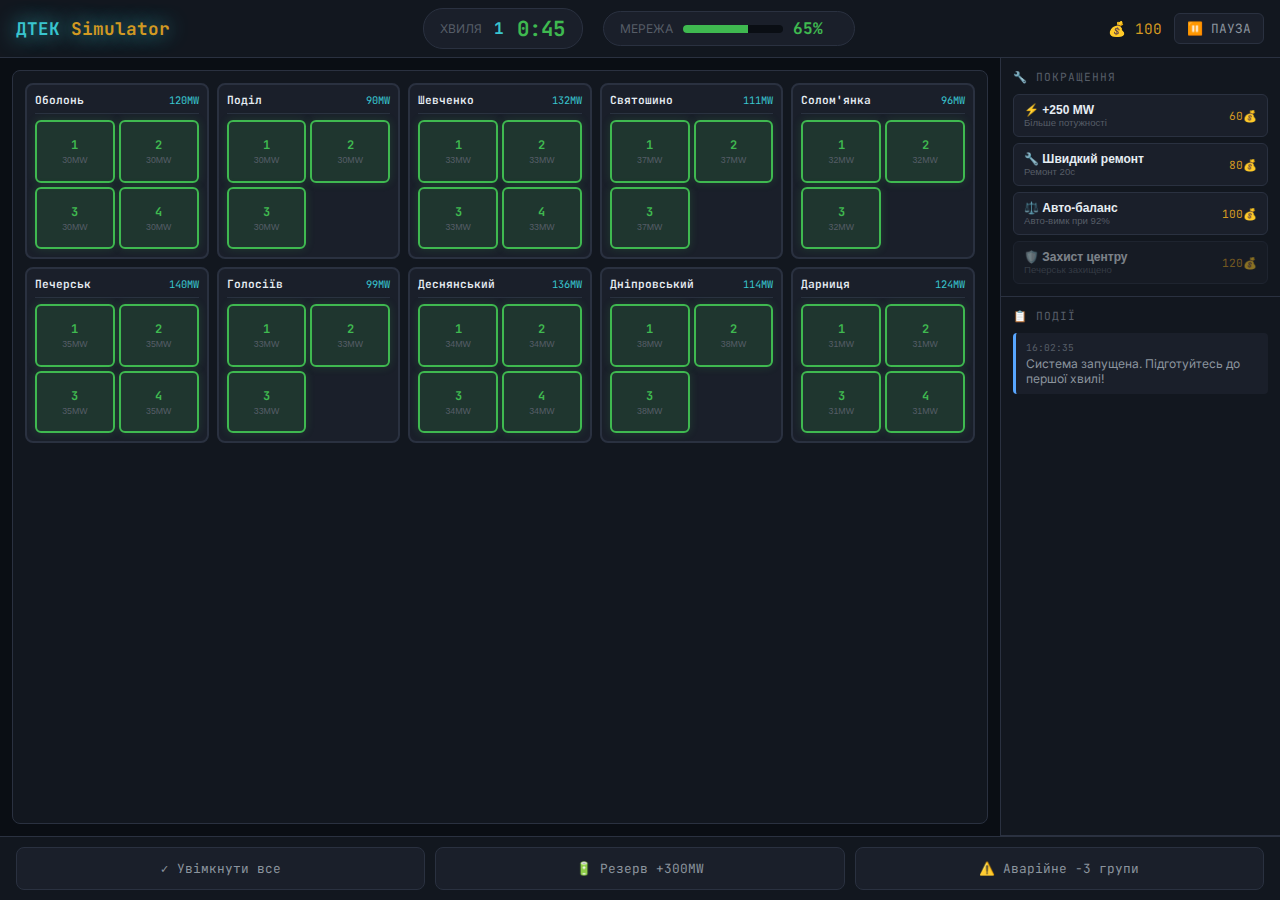
<file: dtek_simulator_v2.html>
<!DOCTYPE html>
<html lang="uk">
<head>
    <meta charset="UTF-8">
    <meta name="viewport" content="width=device-width, initial-scale=1.0">
    <title>ДТЕК Simulator v2</title>
    <link href="https://fonts.googleapis.com/css2?family=JetBrains+Mono:wght@400;600;700&family=Inter:wght@400;500;600&display=swap" rel="stylesheet">
    <style>
        :root {
            --bg-primary: #0a0e14;
            --bg-secondary: #12171f;
            --bg-panel: #1a1f2a;
            --border: #2a3140;
            --text-primary: #e6edf3;
            --text-secondary: #8b949e;
            --text-muted: #565d67;
            --accent-blue: #58a6ff;
            --accent-cyan: #39c5cf;
            --status-green: #3fb950;
            --status-yellow: #d29922;
            --status-orange: #db6d28;
            --status-red: #f85149;
        }

        * {
            margin: 0;
            padding: 0;
            box-sizing: border-box;
        }

        body {
            font-family: 'Inter', sans-serif;
            background: var(--bg-primary);
            color: var(--text-primary);
            height: 100vh;
            overflow: hidden;
            display: flex;
            flex-direction: column;
        }

        /* Header - Fixed */
        .header {
            background: var(--bg-secondary);
            border-bottom: 1px solid var(--border);
            padding: 8px 16px;
            display: flex;
            justify-content: space-between;
            align-items: center;
            flex-shrink: 0;
            z-index: 100;
        }

        .logo {
            font-family: 'JetBrains Mono', monospace;
            font-weight: 700;
            font-size: 1.1rem;
            color: var(--accent-cyan);
            text-shadow: 0 0 20px var(--accent-cyan);
        }

        .logo span { color: var(--status-yellow); }

        .header-center {
            display: flex;
            gap: 20px;
            align-items: center;
        }

        .wave-info {
            display: flex;
            align-items: center;
            gap: 12px;
            background: var(--bg-panel);
            padding: 6px 16px;
            border-radius: 20px;
            border: 1px solid var(--border);
        }

        .wave-info.danger {
            border-color: var(--status-red);
            background: rgba(248, 81, 73, 0.1);
            animation: pulseBorder 0.5s infinite;
        }

        @keyframes pulseBorder {
            0%, 100% { box-shadow: 0 0 10px rgba(248, 81, 73, 0.3); }
            50% { box-shadow: 0 0 20px rgba(248, 81, 73, 0.6); }
        }

        .wave-label {
            font-size: 0.75rem;
            color: var(--text-muted);
        }

        .wave-number {
            font-family: 'JetBrains Mono', monospace;
            font-weight: 700;
            color: var(--accent-cyan);
        }

        .wave-timer {
            font-family: 'JetBrains Mono', monospace;
            font-size: 1.3rem;
            font-weight: 700;
            min-width: 50px;
            text-align: center;
        }

        .wave-timer.safe { color: var(--status-green); }
        .wave-timer.warning { color: var(--status-yellow); }
        .wave-timer.danger { color: var(--status-red); animation: pulse 0.5s infinite; }

        @keyframes pulse {
            0%, 100% { transform: scale(1); }
            50% { transform: scale(1.1); }
        }

        .load-display {
            display: flex;
            align-items: center;
            gap: 10px;
            background: var(--bg-panel);
            padding: 6px 16px;
            border-radius: 20px;
            border: 1px solid var(--border);
        }

        .load-display.danger {
            border-color: var(--status-red);
            background: rgba(248, 81, 73, 0.15);
        }

        .load-bar-mini {
            width: 100px;
            height: 8px;
            background: var(--bg-primary);
            border-radius: 4px;
            overflow: hidden;
        }

        .load-bar-fill {
            height: 100%;
            transition: width 0.3s, background 0.3s;
        }

        .load-bar-fill.safe { background: var(--status-green); }
        .load-bar-fill.warning { background: var(--status-yellow); }
        .load-bar-fill.danger { background: var(--status-red); }

        .load-percent {
            font-family: 'JetBrains Mono', monospace;
            font-weight: 700;
            font-size: 1rem;
            min-width: 45px;
        }

        .header-right {
            display: flex;
            align-items: center;
            gap: 12px;
        }

        .currency-display {
            font-family: 'JetBrains Mono', monospace;
            color: var(--status-yellow);
            font-size: 0.9rem;
        }

        .pause-btn {
            background: var(--bg-panel);
            border: 1px solid var(--border);
            color: var(--text-secondary);
            padding: 6px 12px;
            border-radius: 6px;
            cursor: pointer;
            font-family: 'JetBrains Mono', monospace;
            font-size: 0.8rem;
            transition: all 0.2s;
        }

        .pause-btn:hover {
            border-color: var(--accent-blue);
            color: var(--accent-blue);
        }

        /* Main Content */
        .main-content {
            flex: 1;
            display: flex;
            overflow: hidden;
        }

        /* Map Area */
        .map-area {
            flex: 1;
            padding: 12px;
            overflow: auto;
        }

        .map-container {
            background: var(--bg-secondary);
            border: 1px solid var(--border);
            border-radius: 8px;
            height: 100%;
            min-height: 500px;
        }

        .map-grid {
            display: grid;
            grid-template-columns: repeat(5, 1fr);
            grid-template-rows: repeat(4, 1fr);
            gap: 8px;
            padding: 12px;
            height: 100%;
        }

        /* District Card */
        .district-card {
            background: var(--bg-panel);
            border: 2px solid var(--border);
            border-radius: 8px;
            padding: 8px;
            display: flex;
            flex-direction: column;
            transition: all 0.2s;
        }

        .district-card:hover {
            border-color: var(--accent-blue);
        }

        .district-card.has-damage {
            border-color: var(--status-red);
            background: rgba(248, 81, 73, 0.05);
        }

        .district-card.has-off {
            border-color: var(--status-yellow);
        }

        .district-header {
            display: flex;
            justify-content: space-between;
            align-items: center;
            margin-bottom: 6px;
            padding-bottom: 6px;
            border-bottom: 1px solid var(--border);
        }

        .district-name {
            font-family: 'JetBrains Mono', monospace;
            font-size: 0.7rem;
            font-weight: 600;
            color: var(--text-primary);
        }

        .district-power {
            font-family: 'JetBrains Mono', monospace;
            font-size: 0.65rem;
            color: var(--accent-cyan);
        }

        .groups-grid {
            display: grid;
            grid-template-columns: repeat(2, 1fr);
            gap: 4px;
            flex: 1;
        }

        .group-btn {
            background: var(--bg-primary);
            border: 2px solid var(--status-green);
            border-radius: 6px;
            padding: 6px 4px;
            cursor: pointer;
            transition: all 0.15s;
            display: flex;
            flex-direction: column;
            align-items: center;
            justify-content: center;
            min-height: 40px;
        }

        .group-btn:hover:not(.damaged) {
            transform: scale(1.05);
            box-shadow: 0 0 15px rgba(88, 166, 255, 0.3);
        }

        .group-btn.on {
            background: rgba(63, 185, 80, 0.15);
            border-color: var(--status-green);
            box-shadow: 0 0 10px rgba(63, 185, 80, 0.2);
        }

        .group-btn.off {
            background: rgba(210, 153, 34, 0.15);
            border-color: var(--status-yellow);
        }

        .group-btn.damaged {
            background: rgba(248, 81, 73, 0.2);
            border-color: var(--status-red);
            cursor: not-allowed;
            animation: damagePulse 1s infinite;
        }

        @keyframes damagePulse {
            0%, 100% { box-shadow: 0 0 5px rgba(248, 81, 73, 0.3); }
            50% { box-shadow: 0 0 15px rgba(248, 81, 73, 0.6); }
        }

        .group-id {
            font-family: 'JetBrains Mono', monospace;
            font-size: 0.75rem;
            font-weight: 700;
        }

        .group-btn.on .group-id { color: var(--status-green); }
        .group-btn.off .group-id { color: var(--status-yellow); }
        .group-btn.damaged .group-id { color: var(--status-red); }

        .group-power {
            font-size: 0.55rem;
            color: var(--text-muted);
            margin-top: 2px;
        }

        /* Side Panel */
        .side-panel {
            width: 280px;
            background: var(--bg-secondary);
            border-left: 1px solid var(--border);
            display: flex;
            flex-direction: column;
            flex-shrink: 0;
            overflow-y: auto;
        }

        .panel-section {
            padding: 12px;
            border-bottom: 1px solid var(--border);
        }

        .panel-title {
            font-family: 'JetBrains Mono', monospace;
            font-size: 0.7rem;
            color: var(--text-muted);
            text-transform: uppercase;
            letter-spacing: 1px;
            margin-bottom: 10px;
        }

        /* Upgrades */
        .upgrades-grid {
            display: flex;
            flex-direction: column;
            gap: 6px;
        }

        .upgrade-btn {
            background: var(--bg-panel);
            border: 1px solid var(--border);
            border-radius: 6px;
            padding: 8px 10px;
            cursor: pointer;
            transition: all 0.2s;
            display: flex;
            justify-content: space-between;
            align-items: center;
            text-align: left;
        }

        .upgrade-btn:hover:not(:disabled) {
            border-color: var(--accent-blue);
            background: rgba(88, 166, 255, 0.1);
        }

        .upgrade-btn:disabled {
            opacity: 0.5;
            cursor: not-allowed;
        }

        .upgrade-btn.purchased {
            border-color: var(--status-green);
            background: rgba(63, 185, 80, 0.1);
        }

        .upgrade-info {
            flex: 1;
        }

        .upgrade-name {
            font-size: 0.75rem;
            font-weight: 600;
            color: var(--text-primary);
        }

        .upgrade-desc {
            font-size: 0.6rem;
            color: var(--text-muted);
        }

        .upgrade-cost {
            font-family: 'JetBrains Mono', monospace;
            font-size: 0.7rem;
            color: var(--status-yellow);
        }

        /* Events */
        .events-list {
            flex: 1;
            overflow-y: auto;
            display: flex;
            flex-direction: column;
            gap: 6px;
        }

        .event-item {
            background: var(--bg-panel);
            padding: 8px 10px;
            border-radius: 4px;
            border-left: 3px solid var(--border);
            font-size: 0.75rem;
        }

        .event-item.alert { border-left-color: var(--status-red); }
        .event-item.warning { border-left-color: var(--status-yellow); }
        .event-item.success { border-left-color: var(--status-green); }
        .event-item.info { border-left-color: var(--accent-blue); }

        .event-time {
            font-family: 'JetBrains Mono', monospace;
            font-size: 0.6rem;
            color: var(--text-muted);
        }

        .event-text {
            color: var(--text-secondary);
            margin-top: 2px;
        }

        /* Quick Actions Bar - Fixed at bottom */
        .quick-actions {
            background: var(--bg-secondary);
            border-top: 1px solid var(--border);
            padding: 10px 16px;
            display: flex;
            gap: 10px;
            flex-shrink: 0;
        }

        .action-btn {
            flex: 1;
            background: var(--bg-panel);
            border: 1px solid var(--border);
            color: var(--text-secondary);
            padding: 12px;
            border-radius: 8px;
            cursor: pointer;
            font-family: 'JetBrains Mono', monospace;
            font-size: 0.8rem;
            transition: all 0.2s;
            display: flex;
            align-items: center;
            justify-content: center;
            gap: 8px;
        }

        .action-btn:hover {
            border-color: var(--accent-blue);
            color: var(--accent-blue);
        }

        .action-btn.danger:hover {
            border-color: var(--status-red);
            color: var(--status-red);
        }

        .action-btn.success:hover {
            border-color: var(--status-green);
            color: var(--status-green);
        }

        .action-btn:disabled {
            opacity: 0.5;
            cursor: not-allowed;
        }

        /* Overlays */
        .overlay {
            position: fixed;
            top: 0;
            left: 0;
            right: 0;
            bottom: 0;
            background: rgba(0, 0, 0, 0.85);
            display: none;
            justify-content: center;
            align-items: center;
            z-index: 200;
            flex-direction: column;
        }

        .overlay.active { display: flex; }

        .overlay-title {
            font-family: 'JetBrains Mono', monospace;
            font-size: 2.5rem;
            font-weight: 700;
            margin-bottom: 20px;
        }

        .overlay-title.defeat { color: var(--status-red); text-shadow: 0 0 40px var(--status-red); }
        .overlay-title.victory { color: var(--status-green); text-shadow: 0 0 40px var(--status-green); }

        .overlay-stats {
            color: var(--text-secondary);
            text-align: center;
            margin-bottom: 30px;
            line-height: 1.8;
        }

        .overlay-btn {
            background: var(--accent-blue);
            border: none;
            color: white;
            padding: 14px 40px;
            border-radius: 8px;
            font-family: 'JetBrains Mono', monospace;
            font-size: 1rem;
            cursor: pointer;
        }

        .overlay-btn:hover {
            background: #4a9aef;
        }

        /* Overload Warning */
        .overload-banner {
            position: fixed;
            top: 50%;
            left: 50%;
            transform: translate(-50%, -50%);
            background: rgba(248, 81, 73, 0.95);
            color: white;
            padding: 20px 40px;
            border-radius: 12px;
            font-family: 'JetBrains Mono', monospace;
            font-size: 1.2rem;
            font-weight: 700;
            z-index: 150;
            display: none;
            text-align: center;
        }

        .overload-banner.active {
            display: block;
            animation: overloadPulse 0.5s infinite;
        }

        @keyframes overloadPulse {
            0%, 100% { transform: translate(-50%, -50%) scale(1); }
            50% { transform: translate(-50%, -50%) scale(1.02); }
        }

        /* Attack indicator */
        .attack-flash {
            position: fixed;
            top: 0;
            left: 0;
            right: 0;
            bottom: 0;
            background: rgba(248, 81, 73, 0.3);
            pointer-events: none;
            z-index: 100;
            display: none;
        }

        .attack-flash.active {
            display: block;
            animation: flashOnce 0.3s;
        }

        @keyframes flashOnce {
            0% { opacity: 1; }
            100% { opacity: 0; }
        }
    </style>
</head>
<body>
    <!-- Header -->
    <header class="header">
        <div class="logo">ДТЕК <span>Simulator</span></div>
        
        <div class="header-center">
            <div class="wave-info" id="wave-info">
                <span class="wave-label">ХВИЛЯ</span>
                <span class="wave-number" id="wave-number">1</span>
                <span class="wave-timer safe" id="wave-timer">0:45</span>
            </div>
            
            <div class="load-display" id="load-display">
                <span class="wave-label">МЕРЕЖА</span>
                <div class="load-bar-mini">
                    <div class="load-bar-fill safe" id="load-bar" style="width: 65%"></div>
                </div>
                <span class="load-percent" id="load-percent">65%</span>
            </div>
        </div>
        
        <div class="header-right">
            <span class="currency-display">💰 <span id="currency">100</span></span>
            <button class="pause-btn" onclick="togglePause()" id="pause-btn">⏸️ ПАУЗА</button>
        </div>
    </header>

    <!-- Main Content -->
    <div class="main-content">
        <!-- Map Area -->
        <div class="map-area">
            <div class="map-container">
                <div class="map-grid" id="map-grid">
                    <!-- Generated by JS -->
                </div>
            </div>
        </div>

        <!-- Side Panel -->
        <div class="side-panel">
            <div class="panel-section">
                <div class="panel-title">🔧 Покращення</div>
                <div class="upgrades-grid" id="upgrades-grid"></div>
            </div>
            
            <div class="panel-section" style="flex: 1; display: flex; flex-direction: column; overflow: hidden;">
                <div class="panel-title">📋 Події</div>
                <div class="events-list" id="events-list"></div>
            </div>
        </div>
    </div>

    <!-- Quick Actions -->
    <div class="quick-actions">
        <button class="action-btn success" onclick="enableAll()">✓ Увімкнути все</button>
        <button class="action-btn" onclick="useReserve()" id="reserve-btn">🔋 Резерв +300MW</button>
        <button class="action-btn danger" onclick="emergencyOff()">⚠️ Аварійне -3 групи</button>
    </div>

    <!-- Overlays -->
    <div class="overlay" id="game-overlay">
        <div class="overlay-title" id="overlay-title">БЛЕКАУТ</div>
        <div class="overlay-stats" id="overlay-stats"></div>
        <button class="overlay-btn" onclick="location.reload()">🔄 Почати знову</button>
    </div>

    <div class="overload-banner" id="overload-banner">
        ⚠️ ПЕРЕВАНТАЖЕННЯ!<br>
        <span style="font-size: 0.8rem; font-weight: 400;">Вимкніть групи негайно!</span>
    </div>

    <div class="attack-flash" id="attack-flash"></div>

    <script>
        // ============ GAME STATE ============
        const gameState = {
            paused: false,
            gameOver: false,
            generation: 1200,
            consumption: 780,
            load: 65,
            maxLoad: 65,
            currency: 100,
            wavesCompleted: 0,
            
            wave: {
                number: 1,
                phase: 'prep', // prep, attack
                timeLeft: 45,
                attacksLeft: 0
            },
            
            upgrades: {
                generation: { name: '⚡ +250 MW', desc: 'Більше потужності', cost: 60, bought: false },
                repair: { name: '🔧 Швидкий ремонт', desc: 'Ремонт 20с', cost: 80, bought: false },
                autoOff: { name: '⚖️ Авто-баланс', desc: 'Авто-вимк при 92%', cost: 100, bought: false },
                shield: { name: '🛡️ Захист центру', desc: 'Печерськ захищено', cost: 120, bought: false }
            },
            
            districts: {}
        };

        // Initialize districts with groups
        const districtData = [
            { id: 'obolon', name: 'Оболонь', power: 120, groups: 4 },
            { id: 'podil', name: 'Поділ', power: 90, groups: 3 },
            { id: 'shevchenko', name: 'Шевченко', power: 130, groups: 4 },
            { id: 'sviatoshyn', name: 'Святошино', power: 110, groups: 3 },
            { id: 'solomianka', name: "Солом'янка", power: 95, groups: 3 },
            { id: 'pechersk', name: 'Печерськ', power: 140, groups: 4 },
            { id: 'holosiiv', name: 'Голосіїв', power: 100, groups: 3 },
            { id: 'desnianskyi', name: 'Деснянський', power: 135, groups: 4 },
            { id: 'dnipro', name: 'Дніпровський', power: 115, groups: 3 },
            { id: 'darnytsia', name: 'Дарниця', power: 125, groups: 4 }
        ];

        districtData.forEach(d => {
            const groups = [];
            for (let i = 1; i <= d.groups; i++) {
                groups.push({
                    id: `${d.id}-${i}`,
                    status: 'on', // on, off, damaged
                    power: Math.round(d.power / d.groups)
                });
            }
            gameState.districts[d.id] = {
                name: d.name,
                power: d.power,
                groups: groups
            };
        });

        // ============ INITIALIZATION ============
        function init() {
            renderMap();
            renderUpgrades();
            addEvent('info', 'Система запущена. Підготуйтесь до першої хвилі!');
            
            // Main game loop - runs every second
            setInterval(gameTick, 1000);
            
            // Fast update loop for smooth UI
            setInterval(updateUI, 100);
        }

        // ============ GAME LOOP ============
        function gameTick() {
            if (gameState.paused || gameState.gameOver) return;
            
            const wave = gameState.wave;
            wave.timeLeft--;
            
            // Phase changes
            if (wave.phase === 'prep') {
                if (wave.timeLeft <= 0) {
                    startAttack();
                } else if (wave.timeLeft === 10) {
                    addEvent('warning', `⚠️ Атака через 10 секунд!`);
                }
            } else if (wave.phase === 'attack') {
                // Perform attacks
                if (wave.attacksLeft > 0 && Math.random() < 0.4) {
                    performAttack();
                    wave.attacksLeft--;
                }
                
                // Increase load during attack
                gameState.consumption += 15 + gameState.wave.number * 3;
                
                if (wave.timeLeft <= 0 || wave.attacksLeft <= 0) {
                    endWave();
                }
            }
            
            // Random consumption fluctuation
            gameState.consumption += Math.floor(Math.random() * 20) - 8;
            gameState.consumption = Math.max(600, gameState.consumption);
            
            // Auto-balance upgrade
            if (gameState.upgrades.autoOff.bought && gameState.load >= 92) {
                autoBalance();
            }
            
            // Check game over
            checkOverload();
        }

        function startAttack() {
            const wave = gameState.wave;
            wave.phase = 'attack';
            wave.timeLeft = 12 + wave.number * 2;
            wave.attacksLeft = 2 + wave.number;
            
            addEvent('alert', `🔥 ХВИЛЯ ${wave.number}! Очікується ${wave.attacksLeft} ударів!`);
            
            document.getElementById('wave-info').classList.add('danger');
        }

        function performAttack() {
            // Flash effect
            const flash = document.getElementById('attack-flash');
            flash.classList.remove('active');
            setTimeout(() => flash.classList.add('active'), 10);
            
            // Select target
            const districtIds = Object.keys(gameState.districts);
            let targetId;
            
            // Shield protects Pechersk
            if (gameState.upgrades.shield.bought) {
                const available = districtIds.filter(id => id !== 'pechersk');
                targetId = available[Math.floor(Math.random() * available.length)];
            } else {
                targetId = districtIds[Math.floor(Math.random() * districtIds.length)];
            }
            
            const district = gameState.districts[targetId];
            const workingGroups = district.groups.filter(g => g.status !== 'damaged');
            
            if (workingGroups.length > 0) {
                const target = workingGroups[Math.floor(Math.random() * workingGroups.length)];
                
                if (target.status === 'on') {
                    gameState.consumption -= target.power;
                }
                target.status = 'damaged';
                
                addEvent('alert', `💥 Удар! ${district.name} група ${target.id.split('-')[1]} пошкоджена!`);
                
                // Schedule repair
                const repairTime = gameState.upgrades.repair.bought ? 20000 : 45000;
                setTimeout(() => repairGroup(targetId, target.id), repairTime);
                
                renderMap();
            }
        }

        function repairGroup(districtId, groupId) {
            const district = gameState.districts[districtId];
            const group = district.groups.find(g => g.id === groupId);
            
            if (group && group.status === 'damaged') {
                group.status = 'on';
                gameState.consumption += group.power;
                addEvent('success', `✓ ${district.name} група ${groupId.split('-')[1]} відремонтована!`);
                renderMap();
            }
        }

        function endWave() {
            const wave = gameState.wave;
            
            // Reward
            const reward = 40 + wave.number * 20;
            gameState.currency += reward;
            gameState.wavesCompleted++;
            
            addEvent('success', `✓ Хвиля ${wave.number} пережита! +${reward}💰`);
            
            // Normalize consumption
            gameState.consumption = Math.max(650, gameState.consumption - 150);
            
            // Next wave
            wave.number++;
            wave.phase = 'prep';
            wave.timeLeft = Math.max(30, 45 - wave.number * 2); // Less prep time each wave
            
            document.getElementById('wave-info').classList.remove('danger');
            
            renderUpgrades();
            
            // Victory at wave 15
            if (wave.number > 15) {
                victory();
            }
        }

        function checkOverload() {
            gameState.load = Math.round((gameState.consumption / gameState.generation) * 100);
            gameState.maxLoad = Math.max(gameState.maxLoad, gameState.load);
            
            const banner = document.getElementById('overload-banner');
            
            if (gameState.load >= 85) {
                banner.classList.add('active');
            } else {
                banner.classList.remove('active');
            }
            
            if (gameState.load >= 100) {
                gameOver();
            }
        }

        function autoBalance() {
            for (const district of Object.values(gameState.districts)) {
                const onGroup = district.groups.find(g => g.status === 'on');
                if (onGroup) {
                    onGroup.status = 'off';
                    gameState.consumption -= onGroup.power;
                    addEvent('info', `⚖️ Авто: вимкнено ${district.name}`);
                    renderMap();
                    break;
                }
            }
        }

        // ============ UI RENDERING ============
        function renderMap() {
            const grid = document.getElementById('map-grid');
            
            grid.innerHTML = Object.entries(gameState.districts).map(([id, district]) => {
                const hasDamage = district.groups.some(g => g.status === 'damaged');
                const hasOff = district.groups.some(g => g.status === 'off');
                const currentPower = district.groups
                    .filter(g => g.status === 'on')
                    .reduce((sum, g) => sum + g.power, 0);
                
                let cardClass = 'district-card';
                if (hasDamage) cardClass += ' has-damage';
                else if (hasOff) cardClass += ' has-off';
                
                return `
                    <div class="${cardClass}">
                        <div class="district-header">
                            <span class="district-name">${district.name}</span>
                            <span class="district-power">${currentPower}MW</span>
                        </div>
                        <div class="groups-grid">
                            ${district.groups.map(group => `
                                <button class="group-btn ${group.status}" 
                                        onclick="toggleGroup('${id}', '${group.id}')"
                                        ${group.status === 'damaged' ? 'disabled' : ''}>
                                    <span class="group-id">${group.id.split('-')[1]}</span>
                                    <span class="group-power">${group.power}MW</span>
                                </button>
                            `).join('')}
                        </div>
                    </div>
                `;
            }).join('');
        }

        function renderUpgrades() {
            const grid = document.getElementById('upgrades-grid');
            document.getElementById('currency').textContent = gameState.currency;
            
            grid.innerHTML = Object.entries(gameState.upgrades).map(([id, upg]) => {
                const canBuy = gameState.currency >= upg.cost && !upg.bought;
                return `
                    <button class="upgrade-btn ${upg.bought ? 'purchased' : ''}"
                            onclick="buyUpgrade('${id}')"
                            ${!canBuy ? 'disabled' : ''}>
                        <div class="upgrade-info">
                            <div class="upgrade-name">${upg.name}</div>
                            <div class="upgrade-desc">${upg.desc}</div>
                        </div>
                        <div class="upgrade-cost">${upg.bought ? '✓' : upg.cost + '💰'}</div>
                    </button>
                `;
            }).join('');
        }

        function updateUI() {
            const wave = gameState.wave;
            
            // Wave timer
            const mins = Math.floor(wave.timeLeft / 60);
            const secs = wave.timeLeft % 60;
            const timerEl = document.getElementById('wave-timer');
            timerEl.textContent = `${mins}:${String(secs).padStart(2, '0')}`;
            
            if (wave.phase === 'attack') {
                timerEl.className = 'wave-timer danger';
            } else if (wave.timeLeft <= 10) {
                timerEl.className = 'wave-timer warning';
            } else {
                timerEl.className = 'wave-timer safe';
            }
            
            document.getElementById('wave-number').textContent = wave.number;
            
            // Load
            const loadEl = document.getElementById('load-percent');
            const loadBar = document.getElementById('load-bar');
            const loadDisplay = document.getElementById('load-display');
            
            loadEl.textContent = gameState.load + '%';
            loadBar.style.width = Math.min(100, gameState.load) + '%';
            
            if (gameState.load >= 85) {
                loadEl.style.color = 'var(--status-red)';
                loadBar.className = 'load-bar-fill danger';
                loadDisplay.classList.add('danger');
            } else if (gameState.load >= 70) {
                loadEl.style.color = 'var(--status-yellow)';
                loadBar.className = 'load-bar-fill warning';
                loadDisplay.classList.remove('danger');
            } else {
                loadEl.style.color = 'var(--status-green)';
                loadBar.className = 'load-bar-fill safe';
                loadDisplay.classList.remove('danger');
            }
            
            // Currency
            document.getElementById('currency').textContent = gameState.currency;
        }

        function addEvent(type, text) {
            const list = document.getElementById('events-list');
            const time = new Date().toLocaleTimeString('uk-UA', { hour: '2-digit', minute: '2-digit', second: '2-digit' });
            
            const html = `
                <div class="event-item ${type}">
                    <div class="event-time">${time}</div>
                    <div class="event-text">${text}</div>
                </div>
            `;
            
            list.insertAdjacentHTML('afterbegin', html);
            
            // Keep only last 20 events
            while (list.children.length > 20) {
                list.removeChild(list.lastChild);
            }
        }

        // ============ PLAYER ACTIONS ============
        function toggleGroup(districtId, groupId) {
            const district = gameState.districts[districtId];
            const group = district.groups.find(g => g.id === groupId);
            
            if (group.status === 'damaged') return;
            
            if (group.status === 'on') {
                group.status = 'off';
                gameState.consumption -= group.power;
            } else {
                group.status = 'on';
                gameState.consumption += group.power;
            }
            
            renderMap();
        }

        function enableAll() {
            let count = 0;
            Object.values(gameState.districts).forEach(district => {
                district.groups.forEach(group => {
                    if (group.status === 'off') {
                        group.status = 'on';
                        gameState.consumption += group.power;
                        count++;
                    }
                });
            });
            if (count > 0) addEvent('info', `✓ Увімкнено ${count} груп`);
            renderMap();
        }

        function emergencyOff() {
            let count = 0;
            const districts = Object.values(gameState.districts);
            
            for (const district of districts) {
                for (const group of district.groups) {
                    if (group.status === 'on' && count < 3) {
                        group.status = 'off';
                        gameState.consumption -= group.power;
                        count++;
                    }
                }
                if (count >= 3) break;
            }
            
            if (count > 0) addEvent('warning', `⚠️ Аварійно вимкнено ${count} груп`);
            renderMap();
        }

        function useReserve() {
            if (!gameState.upgrades.generation.bought) {
                addEvent('info', 'Спочатку купіть апгрейд генерації!');
                return;
            }
            
            const btn = document.getElementById('reserve-btn');
            if (btn.disabled) return;
            
            btn.disabled = true;
            gameState.generation += 300;
            addEvent('success', '🔋 Резерв +300MW на 15 сек!');
            
            setTimeout(() => {
                gameState.generation -= 300;
                btn.disabled = false;
                addEvent('info', '🔋 Резерв вичерпано');
            }, 15000);
        }

        function buyUpgrade(id) {
            const upg = gameState.upgrades[id];
            if (gameState.currency >= upg.cost && !upg.bought) {
                gameState.currency -= upg.cost;
                upg.bought = true;
                
                if (id === 'generation') {
                    gameState.generation += 250;
                }
                
                addEvent('success', `🔧 Куплено: ${upg.name}`);
                renderUpgrades();
            }
        }

        function togglePause() {
            gameState.paused = !gameState.paused;
            document.getElementById('pause-btn').textContent = gameState.paused ? '▶️ СТАРТ' : '⏸️ ПАУЗА';
            addEvent('info', gameState.paused ? 'Гра на паузі' : 'Гра продовжена');
        }

        // ============ GAME END ============
        function gameOver() {
            gameState.gameOver = true;
            document.getElementById('overlay-title').textContent = '⚫ БЛЕКАУТ';
            document.getElementById('overlay-title').className = 'overlay-title defeat';
            document.getElementById('overlay-stats').innerHTML = `
                Пережито хвиль: ${gameState.wavesCompleted}<br>
                Максимальне навантаження: ${gameState.maxLoad}%<br>
                Зароблено: ${gameState.currency}💰
            `;
            document.getElementById('game-overlay').classList.add('active');
            document.getElementById('overload-banner').classList.remove('active');
        }

        function victory() {
            gameState.gameOver = true;
            document.getElementById('overlay-title').textContent = '🏆 ПЕРЕМОГА!';
            document.getElementById('overlay-title').className = 'overlay-title victory';
            document.getElementById('overlay-stats').innerHTML = `
                Ви пережили всі 15 хвиль!<br>
                Максимальне навантаження: ${gameState.maxLoad}%<br>
                Зароблено: ${gameState.currency}💰
            `;
            document.getElementById('game-overlay').classList.add('active');
        }

        // Start game
        init();
    </script>
</body>
</html>
</file>
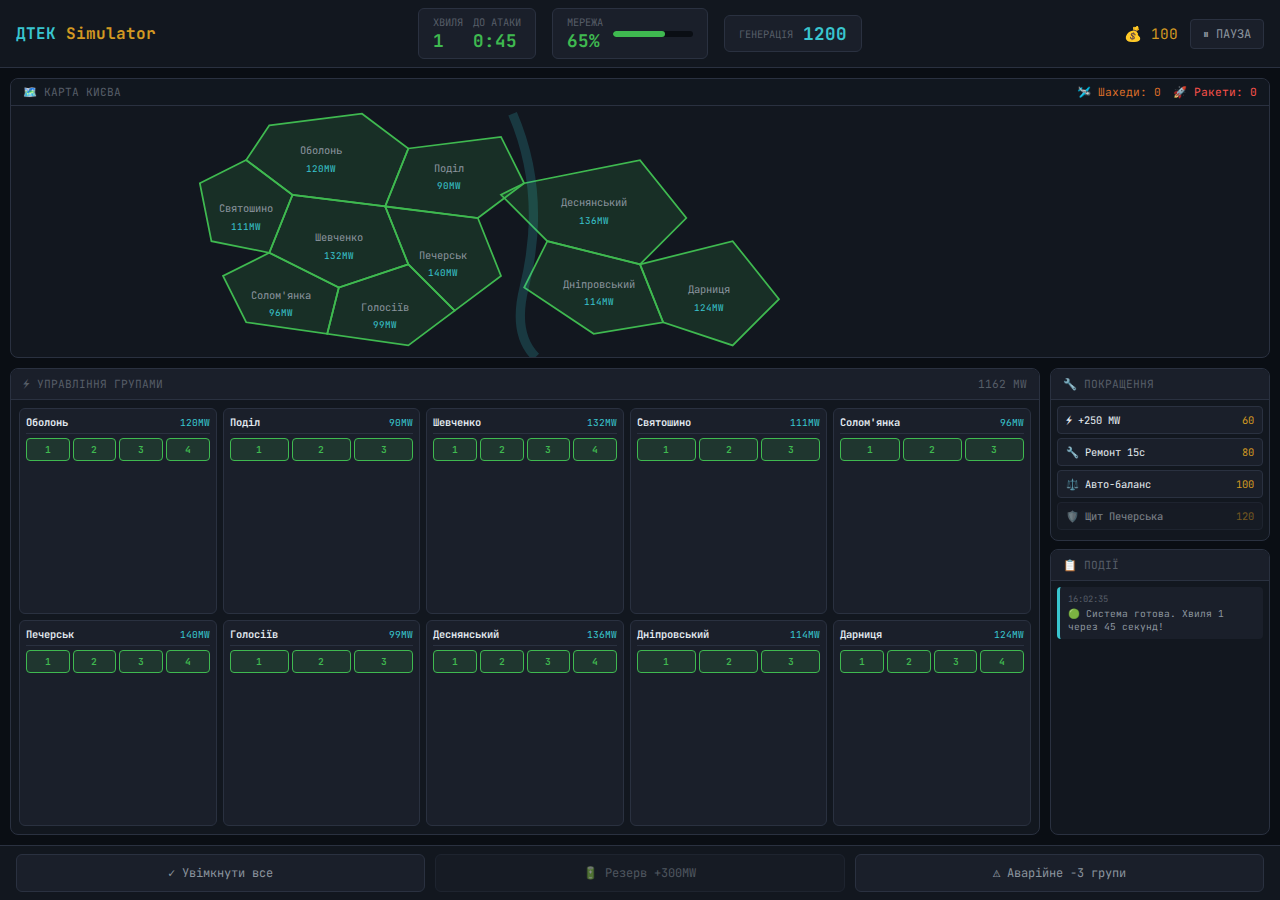
<file: dtek_simulator_v3.html>
<!DOCTYPE html>
<html lang="uk">
<head>
    <meta charset="UTF-8">
    <meta name="viewport" content="width=device-width, initial-scale=1.0">
    <title>ДТЕК Simulator v3</title>
    <link href="https://fonts.googleapis.com/css2?family=JetBrains+Mono:wght@400;600;700&display=swap" rel="stylesheet">
    <style>
        :root {
            --bg-primary: #0a0e14;
            --bg-secondary: #12171f;
            --bg-panel: #1a1f2a;
            --border: #2a3140;
            --text-primary: #e6edf3;
            --text-secondary: #8b949e;
            --text-muted: #565d67;
            --accent-cyan: #39c5cf;
            --status-green: #3fb950;
            --status-yellow: #d29922;
            --status-orange: #db6d28;
            --status-red: #f85149;
        }

        * { margin: 0; padding: 0; box-sizing: border-box; }

        body {
            font-family: 'JetBrains Mono', monospace;
            background: var(--bg-primary);
            color: var(--text-primary);
            height: 100vh;
            display: flex;
            flex-direction: column;
            overflow: hidden;
        }

        /* ========== HEADER ========== */
        .header {
            background: var(--bg-secondary);
            border-bottom: 1px solid var(--border);
            padding: 8px 16px;
            display: flex;
            justify-content: space-between;
            align-items: center;
            flex-shrink: 0;
        }

        .logo {
            font-weight: 700;
            font-size: 1rem;
            color: var(--accent-cyan);
        }
        .logo span { color: var(--status-yellow); }

        .header-center {
            display: flex;
            gap: 16px;
            align-items: center;
        }

        .stat-box {
            background: var(--bg-panel);
            border: 1px solid var(--border);
            border-radius: 6px;
            padding: 6px 14px;
            display: flex;
            align-items: center;
            gap: 10px;
        }

        .stat-box.danger {
            border-color: var(--status-red);
            background: rgba(248, 81, 73, 0.1);
            animation: dangerPulse 1s infinite;
        }

        @keyframes dangerPulse {
            0%, 100% { box-shadow: 0 0 5px rgba(248, 81, 73, 0.3); }
            50% { box-shadow: 0 0 15px rgba(248, 81, 73, 0.5); }
        }

        .stat-label {
            font-size: 0.65rem;
            color: var(--text-muted);
            text-transform: uppercase;
        }

        .stat-value {
            font-size: 1.1rem;
            font-weight: 700;
        }

        .stat-value.safe { color: var(--status-green); }
        .stat-value.warning { color: var(--status-yellow); }
        .stat-value.danger { color: var(--status-red); }

        .load-bar {
            width: 80px;
            height: 6px;
            background: var(--bg-primary);
            border-radius: 3px;
            overflow: hidden;
        }

        .load-fill {
            height: 100%;
            transition: width 0.3s, background 0.3s;
            border-radius: 3px;
        }

        .load-fill.safe { background: var(--status-green); }
        .load-fill.warning { background: var(--status-yellow); }
        .load-fill.danger { background: var(--status-red); }

        .currency { color: var(--status-yellow); font-size: 0.9rem; }

        .pause-btn {
            background: var(--bg-panel);
            border: 1px solid var(--border);
            color: var(--text-secondary);
            padding: 6px 12px;
            border-radius: 4px;
            cursor: pointer;
            font-family: inherit;
            font-size: 0.75rem;
        }
        .pause-btn:hover { border-color: var(--accent-cyan); color: var(--accent-cyan); }

        /* ========== MAIN LAYOUT ========== */
        .main-content {
            flex: 1;
            display: flex;
            flex-direction: column;
            overflow: hidden;
            padding: 10px;
            gap: 10px;
        }

        /* ========== MAP SECTION ========== */
        .map-section {
            background: var(--bg-secondary);
            border: 1px solid var(--border);
            border-radius: 8px;
            height: 280px;
            flex-shrink: 0;
            position: relative;
            overflow: hidden;
        }

        .map-header {
            position: absolute;
            top: 0;
            left: 0;
            right: 0;
            background: rgba(18, 23, 31, 0.9);
            padding: 6px 12px;
            display: flex;
            justify-content: space-between;
            align-items: center;
            z-index: 10;
            border-bottom: 1px solid var(--border);
        }

        .map-title {
            font-size: 0.7rem;
            color: var(--text-muted);
            text-transform: uppercase;
        }

        .attack-info {
            display: flex;
            gap: 12px;
            font-size: 0.7rem;
        }

        .attack-info span {
            display: flex;
            align-items: center;
            gap: 4px;
        }

        .threat-shahed { color: var(--status-orange); }
        .threat-rocket { color: var(--status-red); }

        /* SVG Map */
        .kyiv-map {
            width: 100%;
            height: 100%;
        }

        .district-shape {
            fill: rgba(63, 185, 80, 0.15);
            stroke: var(--status-green);
            stroke-width: 1.5;
            transition: all 0.3s;
            cursor: pointer;
        }

        .district-shape:hover {
            fill: rgba(63, 185, 80, 0.25);
            stroke-width: 2;
        }

        .district-shape.warning {
            fill: rgba(210, 153, 34, 0.15);
            stroke: var(--status-yellow);
        }

        .district-shape.danger {
            fill: rgba(248, 81, 73, 0.2);
            stroke: var(--status-red);
            animation: districtPulse 1s infinite;
        }

        @keyframes districtPulse {
            0%, 100% { fill: rgba(248, 81, 73, 0.2); }
            50% { fill: rgba(248, 81, 73, 0.35); }
        }

        .district-label {
            font-size: 9px;
            fill: var(--text-secondary);
            pointer-events: none;
            text-anchor: middle;
        }

        .district-power {
            font-size: 8px;
            fill: var(--accent-cyan);
            pointer-events: none;
            text-anchor: middle;
        }

        /* Attack animations */
        .attack-projectile {
            position: absolute;
            pointer-events: none;
            z-index: 20;
        }

        .shahed {
            width: 24px;
            height: 24px;
            background: var(--status-orange);
            border-radius: 50% 50% 5px 5px;
            transform: rotate(45deg);
            box-shadow: 0 0 15px var(--status-orange);
        }

        .shahed::after {
            content: '🛩️';
            position: absolute;
            top: 50%;
            left: 50%;
            transform: translate(-50%, -50%) rotate(-45deg);
            font-size: 14px;
        }

        .rocket {
            width: 8px;
            height: 20px;
            background: linear-gradient(to bottom, var(--status-red), var(--status-orange));
            border-radius: 4px 4px 0 0;
            box-shadow: 0 0 20px var(--status-red), 0 10px 30px var(--status-orange);
        }

        .explosion {
            position: absolute;
            width: 50px;
            height: 50px;
            border-radius: 50%;
            background: radial-gradient(circle, rgba(255,200,50,0.9) 0%, rgba(248,81,73,0.6) 50%, transparent 70%);
            animation: explode 0.5s forwards;
            pointer-events: none;
            z-index: 25;
        }

        @keyframes explode {
            0% { transform: scale(0); opacity: 1; }
            100% { transform: scale(2); opacity: 0; }
        }

        /* Attack path line */
        .attack-path {
            stroke: var(--status-red);
            stroke-width: 2;
            stroke-dasharray: 8, 4;
            fill: none;
            opacity: 0.6;
            animation: dashMove 0.5s linear infinite;
        }

        @keyframes dashMove {
            to { stroke-dashoffset: -12; }
        }

        /* ========== CONTROLS SECTION ========== */
        .controls-section {
            flex: 1;
            display: flex;
            gap: 10px;
            overflow: hidden;
        }

        /* Districts Grid */
        .districts-panel {
            flex: 1;
            background: var(--bg-secondary);
            border: 1px solid var(--border);
            border-radius: 8px;
            overflow: hidden;
            display: flex;
            flex-direction: column;
        }

        .panel-header {
            background: var(--bg-panel);
            padding: 8px 12px;
            border-bottom: 1px solid var(--border);
            font-size: 0.7rem;
            color: var(--text-muted);
            text-transform: uppercase;
            display: flex;
            justify-content: space-between;
            align-items: center;
        }

        .districts-grid {
            flex: 1;
            display: grid;
            grid-template-columns: repeat(5, 1fr);
            gap: 6px;
            padding: 8px;
            overflow-y: auto;
        }

        .district-card {
            background: var(--bg-panel);
            border: 1px solid var(--border);
            border-radius: 6px;
            padding: 6px;
        }

        .district-card.has-damage {
            border-color: var(--status-red);
            background: rgba(248, 81, 73, 0.05);
        }

        .district-card.has-off {
            border-color: var(--status-yellow);
        }

        .district-card-header {
            display: flex;
            justify-content: space-between;
            align-items: center;
            margin-bottom: 4px;
            padding-bottom: 4px;
            border-bottom: 1px solid var(--border);
        }

        .district-card-name {
            font-size: 0.65rem;
            font-weight: 600;
            color: var(--text-primary);
        }

        .district-card-power {
            font-size: 0.6rem;
            color: var(--accent-cyan);
        }

        .groups-row {
            display: flex;
            gap: 3px;
        }

        .group-btn {
            flex: 1;
            background: rgba(63, 185, 80, 0.15);
            border: 1px solid var(--status-green);
            border-radius: 4px;
            padding: 4px 2px;
            cursor: pointer;
            font-family: inherit;
            font-size: 0.6rem;
            font-weight: 600;
            color: var(--status-green);
            transition: all 0.15s;
        }

        .group-btn:hover:not(.damaged) {
            transform: scale(1.05);
            box-shadow: 0 0 10px rgba(63, 185, 80, 0.3);
        }

        .group-btn.off {
            background: rgba(210, 153, 34, 0.15);
            border-color: var(--status-yellow);
            color: var(--status-yellow);
        }

        .group-btn.damaged {
            background: rgba(248, 81, 73, 0.2);
            border-color: var(--status-red);
            color: var(--status-red);
            cursor: not-allowed;
            animation: damagePulse 1s infinite;
        }

        /* Side Panel */
        .side-panel {
            width: 220px;
            display: flex;
            flex-direction: column;
            gap: 8px;
            flex-shrink: 0;
        }

        .upgrades-panel, .events-panel {
            background: var(--bg-secondary);
            border: 1px solid var(--border);
            border-radius: 8px;
            overflow: hidden;
        }

        .upgrades-panel {
            flex-shrink: 0;
        }

        .events-panel {
            flex: 1;
            display: flex;
            flex-direction: column;
            overflow: hidden;
        }

        .upgrades-list, .events-list {
            padding: 6px;
            overflow-y: auto;
        }

        .upgrade-btn {
            width: 100%;
            background: var(--bg-panel);
            border: 1px solid var(--border);
            border-radius: 4px;
            padding: 6px 8px;
            margin-bottom: 4px;
            cursor: pointer;
            display: flex;
            justify-content: space-between;
            align-items: center;
            font-family: inherit;
            font-size: 0.65rem;
            color: var(--text-primary);
            transition: all 0.2s;
        }

        .upgrade-btn:hover:not(:disabled) {
            border-color: var(--accent-cyan);
        }

        .upgrade-btn:disabled { opacity: 0.5; cursor: not-allowed; }
        .upgrade-btn.bought { border-color: var(--status-green); background: rgba(63, 185, 80, 0.1); }

        .upgrade-cost { color: var(--status-yellow); }

        .events-list {
            flex: 1;
            display: flex;
            flex-direction: column;
            gap: 4px;
        }

        .event-item {
            background: var(--bg-panel);
            padding: 6px 8px;
            border-radius: 4px;
            border-left: 3px solid var(--border);
            font-size: 0.6rem;
        }

        .event-item.alert { border-left-color: var(--status-red); }
        .event-item.warning { border-left-color: var(--status-yellow); }
        .event-item.success { border-left-color: var(--status-green); }
        .event-item.info { border-left-color: var(--accent-cyan); }

        .event-time { color: var(--text-muted); font-size: 0.55rem; }
        .event-text { color: var(--text-secondary); margin-top: 2px; }

        /* ========== QUICK ACTIONS ========== */
        .quick-actions {
            background: var(--bg-secondary);
            border-top: 1px solid var(--border);
            padding: 8px 16px;
            display: flex;
            gap: 10px;
            flex-shrink: 0;
        }

        .action-btn {
            flex: 1;
            background: var(--bg-panel);
            border: 1px solid var(--border);
            color: var(--text-secondary);
            padding: 10px;
            border-radius: 6px;
            cursor: pointer;
            font-family: inherit;
            font-size: 0.75rem;
            transition: all 0.2s;
        }

        .action-btn:hover { border-color: var(--accent-cyan); color: var(--accent-cyan); }
        .action-btn.danger:hover { border-color: var(--status-red); color: var(--status-red); }
        .action-btn.success:hover { border-color: var(--status-green); color: var(--status-green); }
        .action-btn:disabled { opacity: 0.5; cursor: not-allowed; }

        /* ========== OVERLAYS ========== */
        .overlay {
            position: fixed;
            inset: 0;
            background: rgba(0, 0, 0, 0.9);
            display: none;
            justify-content: center;
            align-items: center;
            flex-direction: column;
            z-index: 200;
        }
        .overlay.active { display: flex; }

        .overlay-title {
            font-size: 2.5rem;
            font-weight: 700;
            margin-bottom: 20px;
        }
        .overlay-title.defeat { color: var(--status-red); text-shadow: 0 0 40px var(--status-red); }
        .overlay-title.victory { color: var(--status-green); text-shadow: 0 0 40px var(--status-green); }

        .overlay-stats {
            color: var(--text-secondary);
            text-align: center;
            margin-bottom: 30px;
            line-height: 1.8;
        }

        .overlay-btn {
            background: var(--accent-cyan);
            border: none;
            color: var(--bg-primary);
            padding: 12px 36px;
            border-radius: 6px;
            font-family: inherit;
            font-size: 0.9rem;
            font-weight: 600;
            cursor: pointer;
        }

        .overload-banner {
            position: fixed;
            top: 50%;
            left: 50%;
            transform: translate(-50%, -50%);
            background: rgba(248, 81, 73, 0.95);
            color: white;
            padding: 16px 32px;
            border-radius: 8px;
            font-size: 1rem;
            font-weight: 700;
            z-index: 150;
            display: none;
            text-align: center;
        }
        .overload-banner.active { display: block; animation: dangerPulse 0.5s infinite; }
    </style>
</head>
<body>
    <!-- Header -->
    <header class="header">
        <div class="logo">ДТЕК <span>Simulator</span></div>
        
        <div class="header-center">
            <div class="stat-box" id="wave-box">
                <div>
                    <div class="stat-label">Хвиля</div>
                    <div class="stat-value safe" id="wave-num">1</div>
                </div>
                <div>
                    <div class="stat-label">До атаки</div>
                    <div class="stat-value safe" id="wave-timer">0:45</div>
                </div>
            </div>
            
            <div class="stat-box" id="load-box">
                <div>
                    <div class="stat-label">Мережа</div>
                    <div class="stat-value safe" id="load-value">65%</div>
                </div>
                <div class="load-bar">
                    <div class="load-fill safe" id="load-bar" style="width: 65%"></div>
                </div>
            </div>
            
            <div class="stat-box">
                <div class="stat-label">Генерація</div>
                <div class="stat-value" id="gen-value" style="color: var(--accent-cyan)">1200</div>
            </div>
        </div>
        
        <div style="display: flex; align-items: center; gap: 12px;">
            <span class="currency">💰 <span id="currency">100</span></span>
            <button class="pause-btn" onclick="togglePause()" id="pause-btn">⏸ ПАУЗА</button>
        </div>
    </header>

    <!-- Main Content -->
    <div class="main-content">
        <!-- Map Section -->
        <div class="map-section" id="map-section">
            <div class="map-header">
                <span class="map-title">🗺️ Карта Києва</span>
                <div class="attack-info" id="attack-info">
                    <span class="threat-shahed" id="shahed-count">🛩️ Шахеди: 0</span>
                    <span class="threat-rocket" id="rocket-count">🚀 Ракети: 0</span>
                </div>
            </div>
            
            <svg class="kyiv-map" viewBox="0 0 800 240" id="kyiv-svg">
                <!-- Districts -->
                <g id="districts-layer">
                    <!-- Оболонь -->
                    <path class="district-shape" id="map-obolon" d="M80,40 L160,30 L200,60 L180,110 L100,100 L60,70 Z"/>
                    <text class="district-label" x="125" y="65">Оболонь</text>
                    <text class="district-power" x="125" y="80" id="map-power-obolon">120MW</text>
                    
                    <!-- Поділ -->
                    <path class="district-shape" id="map-podil" d="M200,60 L280,50 L300,90 L260,120 L180,110 Z"/>
                    <text class="district-label" x="235" y="80">Поділ</text>
                    <text class="district-power" x="235" y="95" id="map-power-podil">90MW</text>
                    
                    <!-- Шевченко -->
                    <path class="district-shape" id="map-shevchenko" d="M100,100 L180,110 L200,160 L140,180 L80,150 Z"/>
                    <text class="district-label" x="140" y="140">Шевченко</text>
                    <text class="district-power" x="140" y="155" id="map-power-shevchenko">130MW</text>
                    
                    <!-- Святошино -->
                    <path class="district-shape" id="map-sviatoshyn" d="M20,90 L60,70 L100,100 L80,150 L30,140 Z"/>
                    <text class="district-label" x="60" y="115">Святошино</text>
                    <text class="district-power" x="60" y="130" id="map-power-sviatoshyn">110MW</text>
                    
                    <!-- Солом'янка -->
                    <path class="district-shape" id="map-solomianka" d="M80,150 L140,180 L130,220 L60,210 L40,170 Z"/>
                    <text class="district-label" x="90" y="190">Солом'янка</text>
                    <text class="district-power" x="90" y="205" id="map-power-solomianka">95MW</text>
                    
                    <!-- Печерськ -->
                    <path class="district-shape" id="map-pechersk" d="M180,110 L260,120 L280,170 L240,200 L200,160 Z"/>
                    <text class="district-label" x="230" y="155">Печерськ</text>
                    <text class="district-power" x="230" y="170" id="map-power-pechersk">140MW</text>
                    
                    <!-- Голосіїв -->
                    <path class="district-shape" id="map-holosiiv" d="M140,180 L200,160 L240,200 L200,230 L130,220 Z"/>
                    <text class="district-label" x="180" y="200">Голосіїв</text>
                    <text class="district-power" x="180" y="215" id="map-power-holosiiv">100MW</text>
                    
                    <!-- Деснянський -->
                    <path class="district-shape" id="map-desnianskyi" d="M300,90 L400,70 L440,120 L400,160 L320,140 L280,100 Z"/>
                    <text class="district-label" x="360" y="110">Деснянський</text>
                    <text class="district-power" x="360" y="125" id="map-power-desnianskyi">135MW</text>
                    
                    <!-- Дніпровський -->
                    <path class="district-shape" id="map-dnipro" d="M320,140 L400,160 L420,210 L360,220 L300,180 Z"/>
                    <text class="district-label" x="365" y="180">Дніпровський</text>
                    <text class="district-power" x="365" y="195" id="map-power-dnipro">115MW</text>
                    
                    <!-- Дарниця -->
                    <path class="district-shape" id="map-darnytsia" d="M400,160 L480,140 L520,190 L480,230 L420,210 Z"/>
                    <text class="district-label" x="460" y="185">Дарниця</text>
                    <text class="district-power" x="460" y="200" id="map-power-darnytsia">125MW</text>
                </g>
                
                <!-- Attack paths layer -->
                <g id="attacks-layer"></g>
                
                <!-- Dnipro River -->
                <path d="M290,30 Q320,100 300,180 Q290,220 310,240" 
                      stroke="var(--accent-cyan)" stroke-width="8" fill="none" opacity="0.2"/>
            </svg>
        </div>

        <!-- Controls Section -->
        <div class="controls-section">
            <!-- Districts Grid -->
            <div class="districts-panel">
                <div class="panel-header">
                    <span>⚡ Управління групами</span>
                    <span id="total-power">1260 MW</span>
                </div>
                <div class="districts-grid" id="districts-grid"></div>
            </div>

            <!-- Side Panel -->
            <div class="side-panel">
                <div class="upgrades-panel">
                    <div class="panel-header">🔧 Покращення</div>
                    <div class="upgrades-list" id="upgrades-list"></div>
                </div>
                
                <div class="events-panel">
                    <div class="panel-header">📋 Події</div>
                    <div class="events-list" id="events-list"></div>
                </div>
            </div>
        </div>
    </div>

    <!-- Quick Actions -->
    <div class="quick-actions">
        <button class="action-btn success" onclick="enableAll()">✓ Увімкнути все</button>
        <button class="action-btn" onclick="useReserve()" id="reserve-btn" disabled>🔋 Резерв +300MW</button>
        <button class="action-btn danger" onclick="emergencyOff()">⚠ Аварійне -3 групи</button>
    </div>

    <!-- Overlays -->
    <div class="overlay" id="game-overlay">
        <div class="overlay-title" id="overlay-title">БЛЕКАУТ</div>
        <div class="overlay-stats" id="overlay-stats"></div>
        <button class="overlay-btn" onclick="location.reload()">🔄 Почати знову</button>
    </div>

    <div class="overload-banner" id="overload-banner">
        ⚠️ ПЕРЕВАНТАЖЕННЯ!<br>
        <span style="font-size: 0.7rem; font-weight: 400;">Терміново вимкніть групи!</span>
    </div>

    <script>
        // ============ GAME STATE ============
        const state = {
            paused: false,
            gameOver: false,
            generation: 1200,
            consumption: 780,
            load: 65,
            maxLoad: 65,
            currency: 100,
            wavesCompleted: 0,
            
            wave: {
                number: 1,
                phase: 'prep',
                timeLeft: 45,
                threats: [] // active threats on map
            },
            
            upgrades: {
                generation: { name: '⚡ +250 MW', cost: 60, bought: false },
                repair: { name: '🔧 Ремонт 15с', cost: 80, bought: false },
                autoOff: { name: '⚖️ Авто-баланс', cost: 100, bought: false },
                shield: { name: '🛡️ Щит Печерська', cost: 120, bought: false }
            },
            
            districts: {}
        };

        // District definitions
        const DISTRICTS = [
            { id: 'obolon', name: 'Оболонь', power: 120, groups: 4 },
            { id: 'podil', name: 'Поділ', power: 90, groups: 3 },
            { id: 'shevchenko', name: 'Шевченко', power: 130, groups: 4 },
            { id: 'sviatoshyn', name: 'Святошино', power: 110, groups: 3 },
            { id: 'solomianka', name: "Солом'янка", power: 95, groups: 3 },
            { id: 'pechersk', name: 'Печерськ', power: 140, groups: 4 },
            { id: 'holosiiv', name: 'Голосіїв', power: 100, groups: 3 },
            { id: 'desnianskyi', name: 'Деснянський', power: 135, groups: 4 },
            { id: 'dnipro', name: 'Дніпровський', power: 115, groups: 3 },
            { id: 'darnytsia', name: 'Дарниця', power: 125, groups: 4 }
        ];

        // Map coordinates for districts (center points for attacks)
        const MAP_COORDS = {
            obolon: { x: 125, y: 70 },
            podil: { x: 235, y: 85 },
            shevchenko: { x: 140, y: 145 },
            sviatoshyn: { x: 60, y: 110 },
            solomianka: { x: 90, y: 190 },
            pechersk: { x: 230, y: 155 },
            holosiiv: { x: 180, y: 200 },
            desnianskyi: { x: 360, y: 115 },
            dnipro: { x: 365, y: 185 },
            darnytsia: { x: 460, y: 185 }
        };

        // Initialize districts
        DISTRICTS.forEach(d => {
            const groups = [];
            for (let i = 1; i <= d.groups; i++) {
                groups.push({
                    id: `${d.id}-${i}`,
                    num: i,
                    status: 'on',
                    power: Math.round(d.power / d.groups)
                });
            }
            state.districts[d.id] = { ...d, groups };
        });

        // ============ INITIALIZATION ============
        function init() {
            renderDistrictsGrid();
            renderUpgrades();
            updateMapDistricts();
            addEvent('info', '🟢 Система готова. Хвиля 1 через 45 секунд!');
            
            setInterval(gameTick, 1000);
            setInterval(updateUI, 100);
        }

        // ============ GAME LOOP ============
        function gameTick() {
            if (state.paused || state.gameOver) return;
            
            const wave = state.wave;
            wave.timeLeft--;
            
            if (wave.phase === 'prep') {
                if (wave.timeLeft <= 0) {
                    startAttack();
                } else if (wave.timeLeft === 10) {
                    addEvent('warning', '⚠️ Увага! Атака через 10 секунд!');
                } else if (wave.timeLeft === 5) {
                    addEvent('alert', '🚨 5 секунд до атаки!');
                }
            } else if (wave.phase === 'attack') {
                // Spawn threats
                if (wave.timeLeft > 3 && Math.random() < 0.35) {
                    spawnThreat();
                }
                
                // Increase consumption during attack
                state.consumption += 10 + wave.number * 2;
                
                if (wave.timeLeft <= 0) {
                    endWave();
                }
            }
            
            // Update threats
            updateThreats();
            
            // Random fluctuation
            state.consumption += Math.floor(Math.random() * 15) - 6;
            state.consumption = Math.max(550, state.consumption);
            
            // Auto-balance
            if (state.upgrades.autoOff.bought && state.load >= 90) {
                autoBalance();
            }
            
            checkOverload();
        }

        function startAttack() {
            state.wave.phase = 'attack';
            state.wave.timeLeft = 10 + state.wave.number * 2;
            
            addEvent('alert', `🔥 ХВИЛЯ ${state.wave.number} ПОЧАЛАСЬ!`);
            document.getElementById('wave-box').classList.add('danger');
        }

        function spawnThreat() {
            // Choose threat type
            const isShahed = Math.random() < 0.7;
            const type = isShahed ? 'shahed' : 'rocket';
            
            // Choose target
            const districtIds = Object.keys(state.districts);
            let targetId;
            
            if (state.upgrades.shield.bought && Math.random() < 0.8) {
                const available = districtIds.filter(id => id !== 'pechersk');
                targetId = available[Math.floor(Math.random() * available.length)];
            } else {
                targetId = districtIds[Math.floor(Math.random() * districtIds.length)];
            }
            
            // Spawn position (from edge)
            const edges = ['top', 'left', 'right'];
            const edge = edges[Math.floor(Math.random() * edges.length)];
            let startX, startY;
            
            if (edge === 'top') {
                startX = 100 + Math.random() * 600;
                startY = -20;
            } else if (edge === 'left') {
                startX = -20;
                startY = 50 + Math.random() * 150;
            } else {
                startX = 820;
                startY = 50 + Math.random() * 150;
            }
            
            const target = MAP_COORDS[targetId];
            const speed = isShahed ? 0.015 : 0.04;
            
            state.wave.threats.push({
                id: Date.now() + Math.random(),
                type,
                targetId,
                x: startX,
                y: startY,
                targetX: target.x,
                targetY: target.y,
                progress: 0,
                speed
            });
            
            updateThreatCounters();
        }

        function updateThreats() {
            const svg = document.getElementById('kyiv-svg');
            const layer = document.getElementById('attacks-layer');
            
            // Clear old elements
            layer.innerHTML = '';
            
            const toRemove = [];
            
            state.wave.threats.forEach(threat => {
                threat.progress += threat.speed;
                
                if (threat.progress >= 1) {
                    // Hit!
                    toRemove.push(threat.id);
                    hitDistrict(threat.targetId, threat.type);
                    showExplosion(threat.targetX, threat.targetY);
                } else {
                    // Draw threat
                    const currentX = threat.x + (threat.targetX - threat.x) * threat.progress;
                    const currentY = threat.y + (threat.targetY - threat.y) * threat.progress;
                    
                    // Path line
                    const path = document.createElementNS('http://www.w3.org/2000/svg', 'line');
                    path.setAttribute('x1', currentX);
                    path.setAttribute('y1', currentY);
                    path.setAttribute('x2', threat.targetX);
                    path.setAttribute('y2', threat.targetY);
                    path.setAttribute('class', 'attack-path');
                    path.style.stroke = threat.type === 'shahed' ? 'var(--status-orange)' : 'var(--status-red)';
                    layer.appendChild(path);
                    
                    // Threat icon
                    const icon = document.createElementNS('http://www.w3.org/2000/svg', 'text');
                    icon.setAttribute('x', currentX);
                    icon.setAttribute('y', currentY);
                    icon.setAttribute('font-size', threat.type === 'shahed' ? '16' : '14');
                    icon.setAttribute('text-anchor', 'middle');
                    icon.textContent = threat.type === 'shahed' ? '🛩️' : '🚀';
                    layer.appendChild(icon);
                }
            });
            
            // Remove hit threats
            state.wave.threats = state.wave.threats.filter(t => !toRemove.includes(t.id));
            updateThreatCounters();
        }

        function hitDistrict(districtId, threatType) {
            const district = state.districts[districtId];
            const workingGroups = district.groups.filter(g => g.status !== 'damaged');
            
            if (workingGroups.length > 0) {
                const target = workingGroups[Math.floor(Math.random() * workingGroups.length)];
                
                if (target.status === 'on') {
                    state.consumption -= target.power;
                }
                target.status = 'damaged';
                
                const threatName = threatType === 'shahed' ? 'Шахед' : 'Ракета';
                addEvent('alert', `💥 ${threatName} влучив! ${district.name} гр.${target.num} пошкоджена!`);
                
                // Schedule repair
                const repairTime = state.upgrades.repair.bought ? 15000 : 40000;
                setTimeout(() => repairGroup(districtId, target.id), repairTime);
                
                renderDistrictsGrid();
                updateMapDistricts();
            }
        }

        function showExplosion(x, y) {
            const section = document.getElementById('map-section');
            const rect = section.getBoundingClientRect();
            const svg = document.getElementById('kyiv-svg');
            const svgRect = svg.getBoundingClientRect();
            
            // Convert SVG coords to screen coords
            const scaleX = svgRect.width / 800;
            const scaleY = svgRect.height / 240;
            
            const explosion = document.createElement('div');
            explosion.className = 'explosion';
            explosion.style.left = (x * scaleX) + 'px';
            explosion.style.top = (y * scaleY + 30) + 'px'; // +30 for header
            section.appendChild(explosion);
            
            setTimeout(() => explosion.remove(), 500);
        }

        function repairGroup(districtId, groupId) {
            const district = state.districts[districtId];
            const group = district.groups.find(g => g.id === groupId);
            
            if (group && group.status === 'damaged') {
                group.status = 'on';
                state.consumption += group.power;
                addEvent('success', `✓ ${district.name} гр.${group.num} відремонтовано!`);
                renderDistrictsGrid();
                updateMapDistricts();
            }
        }

        function endWave() {
            // Clear remaining threats
            state.wave.threats = [];
            document.getElementById('attacks-layer').innerHTML = '';
            
            const reward = 40 + state.wave.number * 20;
            state.currency += reward;
            state.wavesCompleted++;
            
            addEvent('success', `✓ Хвиля ${state.wave.number} відбита! +${reward}💰`);
            
            state.consumption = Math.max(600, state.consumption - 120);
            
            state.wave.number++;
            state.wave.phase = 'prep';
            state.wave.timeLeft = Math.max(25, 45 - state.wave.number * 2);
            
            document.getElementById('wave-box').classList.remove('danger');
            
            renderUpgrades();
            updateThreatCounters();
            
            if (state.wave.number > 12) {
                victory();
            }
        }

        function updateThreatCounters() {
            const shaheds = state.wave.threats.filter(t => t.type === 'shahed').length;
            const rockets = state.wave.threats.filter(t => t.type === 'rocket').length;
            
            document.getElementById('shahed-count').textContent = `🛩️ Шахеди: ${shaheds}`;
            document.getElementById('rocket-count').textContent = `🚀 Ракети: ${rockets}`;
        }

        function checkOverload() {
            state.load = Math.round((state.consumption / state.generation) * 100);
            state.maxLoad = Math.max(state.maxLoad, state.load);
            
            const banner = document.getElementById('overload-banner');
            banner.classList.toggle('active', state.load >= 88);
            
            if (state.load >= 100) gameOver();
        }

        function autoBalance() {
            for (const district of Object.values(state.districts)) {
                const onGroup = district.groups.find(g => g.status === 'on');
                if (onGroup) {
                    onGroup.status = 'off';
                    state.consumption -= onGroup.power;
                    addEvent('info', `⚖️ Авто-вимкнено: ${district.name} гр.${onGroup.num}`);
                    renderDistrictsGrid();
                    updateMapDistricts();
                    break;
                }
            }
        }

        // ============ UI RENDERING ============
        function renderDistrictsGrid() {
            const grid = document.getElementById('districts-grid');
            let totalPower = 0;
            
            grid.innerHTML = Object.entries(state.districts).map(([id, district]) => {
                const hasDamage = district.groups.some(g => g.status === 'damaged');
                const hasOff = district.groups.some(g => g.status === 'off');
                const currentPower = district.groups
                    .filter(g => g.status === 'on')
                    .reduce((sum, g) => sum + g.power, 0);
                totalPower += currentPower;
                
                let cardClass = 'district-card';
                if (hasDamage) cardClass += ' has-damage';
                else if (hasOff) cardClass += ' has-off';
                
                return `
                    <div class="${cardClass}">
                        <div class="district-card-header">
                            <span class="district-card-name">${district.name}</span>
                            <span class="district-card-power">${currentPower}MW</span>
                        </div>
                        <div class="groups-row">
                            ${district.groups.map(g => `
                                <button class="group-btn ${g.status}" 
                                        onclick="toggleGroup('${id}','${g.id}')"
                                        ${g.status === 'damaged' ? 'disabled' : ''}>
                                    ${g.num}
                                </button>
                            `).join('')}
                        </div>
                    </div>
                `;
            }).join('');
            
            document.getElementById('total-power').textContent = totalPower + ' MW';
        }

        function updateMapDistricts() {
            Object.entries(state.districts).forEach(([id, district]) => {
                const el = document.getElementById('map-' + id);
                const powerEl = document.getElementById('map-power-' + id);
                
                if (!el) return;
                
                const hasDamage = district.groups.some(g => g.status === 'damaged');
                const hasOff = district.groups.some(g => g.status === 'off');
                const currentPower = district.groups
                    .filter(g => g.status === 'on')
                    .reduce((sum, g) => sum + g.power, 0);
                
                el.classList.remove('warning', 'danger');
                if (hasDamage) el.classList.add('danger');
                else if (hasOff) el.classList.add('warning');
                
                if (powerEl) powerEl.textContent = currentPower + 'MW';
            });
        }

        function renderUpgrades() {
            const list = document.getElementById('upgrades-list');
            document.getElementById('currency').textContent = state.currency;
            
            list.innerHTML = Object.entries(state.upgrades).map(([id, upg]) => {
                const canBuy = state.currency >= upg.cost && !upg.bought;
                return `
                    <button class="upgrade-btn ${upg.bought ? 'bought' : ''}"
                            onclick="buyUpgrade('${id}')" ${!canBuy ? 'disabled' : ''}>
                        <span>${upg.name}</span>
                        <span class="upgrade-cost">${upg.bought ? '✓' : upg.cost}</span>
                    </button>
                `;
            }).join('');
            
            // Update reserve button
            document.getElementById('reserve-btn').disabled = !state.upgrades.generation.bought;
        }

        function updateUI() {
            const wave = state.wave;
            
            // Timer
            const mins = Math.floor(wave.timeLeft / 60);
            const secs = wave.timeLeft % 60;
            const timerEl = document.getElementById('wave-timer');
            timerEl.textContent = `${mins}:${String(secs).padStart(2, '0')}`;
            
            timerEl.className = 'stat-value ' + (
                wave.phase === 'attack' ? 'danger' :
                wave.timeLeft <= 10 ? 'warning' : 'safe'
            );
            
            document.getElementById('wave-num').textContent = wave.number;
            document.getElementById('wave-num').className = 'stat-value ' + (wave.phase === 'attack' ? 'danger' : 'safe');
            
            // Load
            const loadEl = document.getElementById('load-value');
            const loadBar = document.getElementById('load-bar');
            const loadBox = document.getElementById('load-box');
            
            loadEl.textContent = state.load + '%';
            loadBar.style.width = Math.min(100, state.load) + '%';
            
            const loadClass = state.load >= 85 ? 'danger' : state.load >= 70 ? 'warning' : 'safe';
            loadEl.className = 'stat-value ' + loadClass;
            loadBar.className = 'load-fill ' + loadClass;
            loadBox.classList.toggle('danger', state.load >= 85);
            
            // Generation
            document.getElementById('gen-value').textContent = state.generation;
            document.getElementById('currency').textContent = state.currency;
        }

        function addEvent(type, text) {
            const list = document.getElementById('events-list');
            const time = new Date().toLocaleTimeString('uk-UA', { hour: '2-digit', minute: '2-digit', second: '2-digit' });
            
            list.insertAdjacentHTML('afterbegin', `
                <div class="event-item ${type}">
                    <div class="event-time">${time}</div>
                    <div class="event-text">${text}</div>
                </div>
            `);
            
            while (list.children.length > 15) list.removeChild(list.lastChild);
        }

        // ============ PLAYER ACTIONS ============
        function toggleGroup(districtId, groupId) {
            const group = state.districts[districtId].groups.find(g => g.id === groupId);
            if (group.status === 'damaged') return;
            
            if (group.status === 'on') {
                group.status = 'off';
                state.consumption -= group.power;
            } else {
                group.status = 'on';
                state.consumption += group.power;
            }
            
            renderDistrictsGrid();
            updateMapDistricts();
        }

        function enableAll() {
            let count = 0;
            Object.values(state.districts).forEach(d => {
                d.groups.forEach(g => {
                    if (g.status === 'off') {
                        g.status = 'on';
                        state.consumption += g.power;
                        count++;
                    }
                });
            });
            if (count) addEvent('info', `✓ Увімкнено ${count} груп`);
            renderDistrictsGrid();
            updateMapDistricts();
        }

        function emergencyOff() {
            let count = 0;
            for (const d of Object.values(state.districts)) {
                for (const g of d.groups) {
                    if (g.status === 'on' && count < 3) {
                        g.status = 'off';
                        state.consumption -= g.power;
                        count++;
                    }
                }
                if (count >= 3) break;
            }
            if (count) addEvent('warning', `⚠️ Аварійно вимкнено ${count} груп`);
            renderDistrictsGrid();
            updateMapDistricts();
        }

        function useReserve() {
            const btn = document.getElementById('reserve-btn');
            if (btn.disabled) return;
            
            btn.disabled = true;
            state.generation += 300;
            addEvent('success', '🔋 Резерв +300MW на 12 сек!');
            
            setTimeout(() => {
                state.generation -= 300;
                btn.disabled = !state.upgrades.generation.bought;
                addEvent('info', '🔋 Резерв вичерпано');
            }, 12000);
        }

        function buyUpgrade(id) {
            const upg = state.upgrades[id];
            if (state.currency >= upg.cost && !upg.bought) {
                state.currency -= upg.cost;
                upg.bought = true;
                
                if (id === 'generation') state.generation += 250;
                
                addEvent('success', `🔧 Куплено: ${upg.name}`);
                renderUpgrades();
            }
        }

        function togglePause() {
            state.paused = !state.paused;
            document.getElementById('pause-btn').textContent = state.paused ? '▶ СТАРТ' : '⏸ ПАУЗА';
        }

        // ============ GAME END ============
        function gameOver() {
            state.gameOver = true;
            document.getElementById('overlay-title').textContent = '⚫ БЛЕКАУТ';
            document.getElementById('overlay-title').className = 'overlay-title defeat';
            document.getElementById('overlay-stats').innerHTML = `
                Пережито хвиль: ${state.wavesCompleted}<br>
                Макс. навантаження: ${state.maxLoad}%<br>
                Зароблено: ${state.currency}💰
            `;
            document.getElementById('game-overlay').classList.add('active');
            document.getElementById('overload-banner').classList.remove('active');
        }

        function victory() {
            state.gameOver = true;
            document.getElementById('overlay-title').textContent = '🏆 ПЕРЕМОГА!';
            document.getElementById('overlay-title').className = 'overlay-title victory';
            document.getElementById('overlay-stats').innerHTML = `
                Всі 12 хвиль відбито!<br>
                Макс. навантаження: ${state.maxLoad}%<br>
                Зароблено: ${state.currency}💰
            `;
            document.getElementById('game-overlay').classList.add('active');
        }

        // Start
        init();
    </script>
</body>
</html>
</file>
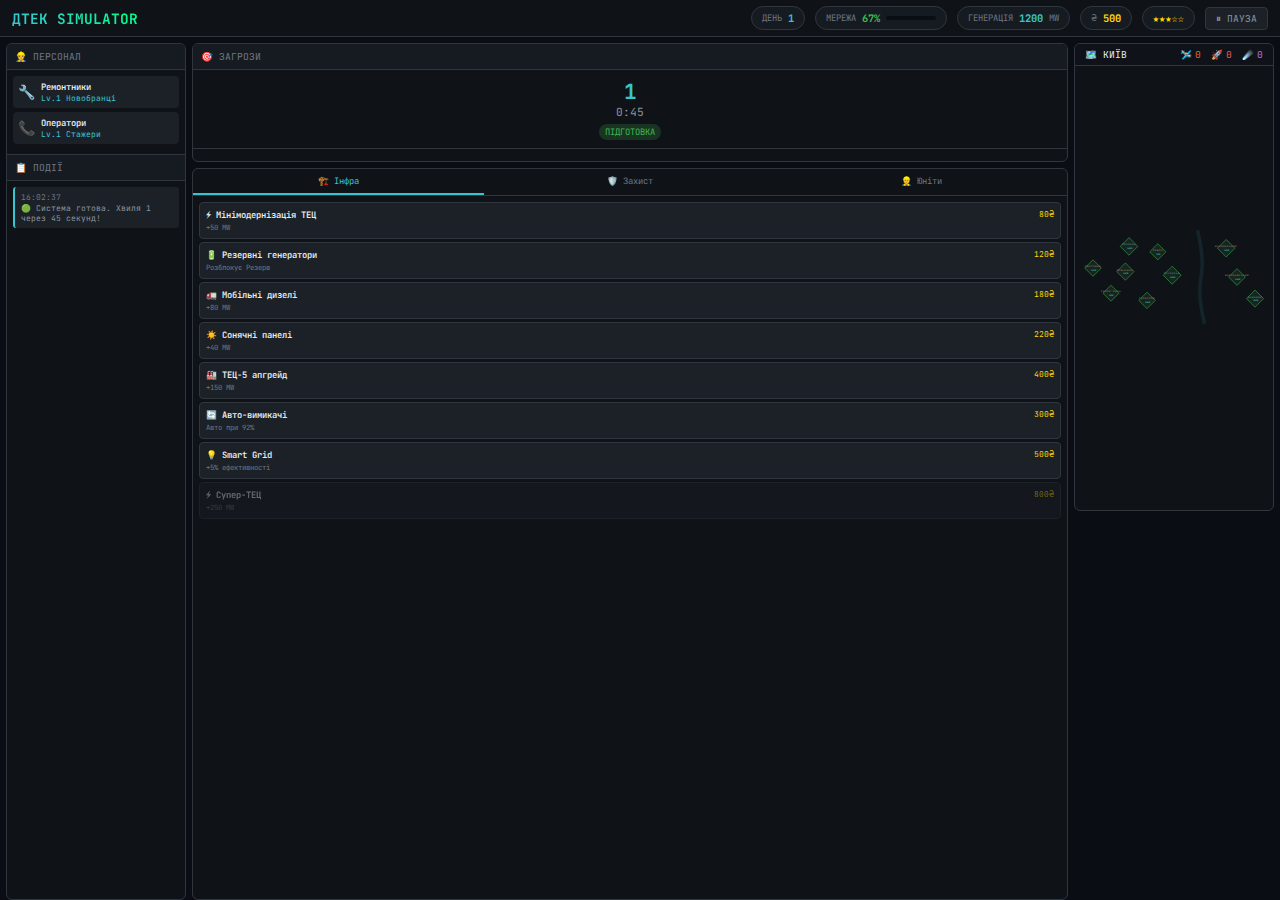
<file: dev/dtek_simulator_v4.html>
<!DOCTYPE html>
<html lang="uk">
<head>
    <meta charset="UTF-8">
    <meta name="viewport" content="width=device-width, initial-scale=1.0">
    <title>ДТЕК Simulator v4</title>
    <link href="https://fonts.googleapis.com/css2?family=JetBrains+Mono:wght@400;600;700&display=swap" rel="stylesheet">
    <style>
        :root {
            --bg-primary: #0a0e14;
            --bg-secondary: #0f1318;
            --bg-panel: #161b22;
            --bg-card: #1c2128;
            --border: #30363d;
            --text-primary: #e6edf3;
            --text-secondary: #8b949e;
            --text-muted: #6e7681;
            --accent-cyan: #39c5cf;
            --neon-green: #00ff88;
            --status-green: #3fb950;
            --status-yellow: #d29922;
            --status-orange: #db6d28;
            --status-red: #f85149;
            --status-purple: #a371f7;
        }
        * { margin: 0; padding: 0; box-sizing: border-box; }
        body {
            font-family: 'JetBrains Mono', monospace;
            background: var(--bg-primary);
            color: var(--text-primary);
            height: 100vh;
            display: flex;
            flex-direction: column;
            overflow: hidden;
            user-select: none;
        }

        /* HEADER */
        .header {
            background: var(--bg-secondary);
            border-bottom: 1px solid var(--border);
            padding: 6px 12px;
            display: flex;
            justify-content: space-between;
            align-items: center;
            flex-shrink: 0;
        }
        .logo {
            font-weight: 700;
            font-size: 0.9rem;
            background: linear-gradient(90deg, var(--accent-cyan), var(--neon-green));
            -webkit-background-clip: text;
            -webkit-text-fill-color: transparent;
        }
        .header-stats { display: flex; gap: 10px; align-items: center; }
        .stat-pill {
            background: var(--bg-panel);
            border: 1px solid var(--border);
            border-radius: 16px;
            padding: 4px 10px;
            display: flex;
            align-items: center;
            gap: 6px;
            font-size: 0.65rem;
        }
        .stat-pill.danger { border-color: var(--status-red); animation: glow 1s infinite; }
        @keyframes glow {
            0%,100% { box-shadow: 0 0 5px rgba(248,81,73,0.3); }
            50% { box-shadow: 0 0 15px rgba(248,81,73,0.6); }
        }
        .stat-label { color: var(--text-muted); font-size: 0.55rem; }
        .stat-value { font-weight: 700; }
        .green { color: var(--status-green); }
        .yellow { color: var(--status-yellow); }
        .red { color: var(--status-red); }
        .cyan { color: var(--accent-cyan); }
        .gold { color: #ffd700; }
        .mini-bar { width: 50px; height: 4px; background: var(--bg-primary); border-radius: 2px; overflow: hidden; }
        .mini-bar-fill { height: 100%; transition: all 0.3s; }
        .btn-sm {
            background: var(--bg-card);
            border: 1px solid var(--border);
            color: var(--text-secondary);
            padding: 4px 10px;
            border-radius: 4px;
            cursor: pointer;
            font-family: inherit;
            font-size: 0.6rem;
        }
        .btn-sm:hover { border-color: var(--accent-cyan); color: var(--accent-cyan); }

        /* MAIN LAYOUT */
        .main-layout {
            flex: 1;
            display: grid;
            grid-template-columns: 180px 1fr 200px;
            grid-template-rows: 55% 45%;
            gap: 6px;
            padding: 6px;
            overflow: hidden;
        }

        /* LEFT PANEL */
        .left-panel {
            grid-row: 1 / 3;
            background: var(--bg-secondary);
            border: 1px solid var(--border);
            border-radius: 6px;
            display: flex;
            flex-direction: column;
            overflow: hidden;
        }
        .panel-header {
            background: var(--bg-panel);
            padding: 6px 8px;
            border-bottom: 1px solid var(--border);
            font-size: 0.6rem;
            color: var(--text-muted);
            text-transform: uppercase;
        }
        .units-section { padding: 6px; border-bottom: 1px solid var(--border); }
        .unit-row {
            display: flex;
            align-items: center;
            gap: 6px;
            padding: 5px;
            background: var(--bg-card);
            border-radius: 4px;
            margin-bottom: 4px;
            font-size: 0.55rem;
        }
        .unit-icon { font-size: 14px; }
        .unit-info { flex: 1; }
        .unit-name { color: var(--text-primary); font-weight: 600; }
        .unit-level { color: var(--accent-cyan); font-size: 0.5rem; }
        .events-section { flex: 1; overflow-y: auto; padding: 6px; }
        .event-item {
            background: var(--bg-card);
            padding: 5px 6px;
            border-radius: 3px;
            border-left: 2px solid var(--border);
            margin-bottom: 3px;
            font-size: 0.5rem;
        }
        .event-item.alert { border-left-color: var(--status-red); }
        .event-item.warning { border-left-color: var(--status-yellow); }
        .event-item.success { border-left-color: var(--status-green); }
        .event-item.info { border-left-color: var(--accent-cyan); }
        .event-time { color: var(--text-muted); }
        .event-text { color: var(--text-secondary); margin-top: 1px; }

        /* MAP SECTION */
        .map-section {
            background: var(--bg-secondary);
            border: 1px solid var(--border);
            border-radius: 6px;
            position: relative;
            overflow: hidden;
        }
        .map-header {
            position: absolute;
            top: 0; left: 0; right: 0;
            background: rgba(15,19,24,0.9);
            padding: 4px 10px;
            display: flex;
            justify-content: space-between;
            align-items: center;
            z-index: 10;
            border-bottom: 1px solid var(--border);
            font-size: 0.6rem;
        }
        .threats-display { display: flex; gap: 10px; }
        .threat-counter { display: flex; align-items: center; gap: 3px; }
        .threat-counter.shahed { color: var(--status-orange); }
        .threat-counter.rocket { color: var(--status-red); }
        .threat-counter.ballistic { color: var(--status-purple); }
        .kyiv-map { width: 100%; height: 100%; }
        .district-shape {
            fill: rgba(63,185,80,0.12);
            stroke: var(--status-green);
            stroke-width: 1.5;
            cursor: pointer;
            transition: all 0.2s;
        }
        .district-shape:hover { fill: rgba(63,185,80,0.25); stroke-width: 2; }
        .district-shape.warning { fill: rgba(210,153,34,0.15); stroke: var(--status-yellow); }
        .district-shape.danger { fill: rgba(248,81,73,0.2); stroke: var(--status-red); animation: pulse 1s infinite; }
        @keyframes pulse {
            0%,100% { fill: rgba(248,81,73,0.15); }
            50% { fill: rgba(248,81,73,0.3); }
        }
        .district-label { font-size: 7px; fill: var(--text-secondary); pointer-events: none; text-anchor: middle; }
        .district-power { font-size: 6px; fill: var(--accent-cyan); pointer-events: none; text-anchor: middle; }
        .attack-path { stroke-width: 2; stroke-dasharray: 5,3; fill: none; opacity: 0.7; }
        .attack-path.shahed { stroke: var(--status-orange); }
        .attack-path.rocket { stroke: var(--status-red); }
        .attack-path.ballistic { stroke: var(--status-purple); }

        /* TOOLTIP */
        .tooltip {
            position: fixed;
            background: var(--bg-panel);
            border: 1px solid var(--border);
            border-radius: 6px;
            padding: 8px;
            z-index: 100;
            pointer-events: none;
            display: none;
            max-width: 220px;
            font-size: 0.55rem;
        }
        .tooltip.active { display: block; }
        .tooltip-title { font-weight: 700; color: var(--accent-cyan); margin-bottom: 4px; font-size: 0.65rem; }
        .tooltip-subgroup { margin-top: 4px; padding-top: 4px; border-top: 1px solid var(--border); }
        .tooltip-subgroup-num { color: var(--status-green); font-weight: 600; }
        .tooltip-streets { color: var(--text-muted); font-size: 0.5rem; }

        /* CONTROLS SECTION */
        .controls-section {
            grid-column: 2;
            background: var(--bg-secondary);
            border: 1px solid var(--border);
            border-radius: 6px;
            overflow: hidden;
            display: flex;
            flex-direction: column;
        }
        .controls-grid {
            flex: 1;
            display: grid;
            grid-template-columns: repeat(5, 1fr);
            gap: 4px;
            padding: 6px;
            overflow-y: auto;
        }
        .district-card {
            background: var(--bg-card);
            border: 1px solid var(--border);
            border-radius: 4px;
            padding: 4px;
        }
        .district-card.has-damage { border-color: var(--status-red); }
        .district-card.has-off { border-color: var(--status-yellow); }
        .district-card-header {
            display: flex;
            justify-content: space-between;
            margin-bottom: 3px;
            padding-bottom: 3px;
            border-bottom: 1px solid var(--border);
        }
        .district-card-name { font-size: 0.55rem; font-weight: 600; }
        .district-card-power { font-size: 0.5rem; color: var(--accent-cyan); }
        .subgroups-grid { display: grid; grid-template-columns: repeat(2, 1fr); gap: 2px; }
        .subgroup-btn {
            background: rgba(63,185,80,0.15);
            border: 1px solid var(--status-green);
            border-radius: 3px;
            padding: 3px 2px;
            cursor: pointer;
            font-family: inherit;
            font-size: 0.5rem;
            font-weight: 600;
            color: var(--status-green);
            transition: all 0.1s;
        }
        .subgroup-btn:hover:not(.damaged) { transform: scale(1.05); }
        .subgroup-btn.off { background: rgba(210,153,34,0.15); border-color: var(--status-yellow); color: var(--status-yellow); }
        .subgroup-btn.damaged { background: rgba(248,81,73,0.2); border-color: var(--status-red); color: var(--status-red); cursor: not-allowed; }
        .controls-actions {
            display: flex;
            gap: 4px;
            padding: 6px;
            border-top: 1px solid var(--border);
        }
        .action-btn {
            flex: 1;
            background: var(--bg-card);
            border: 1px solid var(--border);
            color: var(--text-secondary);
            padding: 6px;
            border-radius: 4px;
            cursor: pointer;
            font-family: inherit;
            font-size: 0.55rem;
        }
        .action-btn:hover { border-color: var(--accent-cyan); color: var(--accent-cyan); }
        .action-btn.success:hover { border-color: var(--status-green); color: var(--status-green); }
        .action-btn.danger:hover { border-color: var(--status-red); color: var(--status-red); }
        .action-btn:disabled { opacity: 0.5; cursor: not-allowed; }

        /* RIGHT PANEL */
        .right-panel {
            grid-row: 1 / 3;
            display: flex;
            flex-direction: column;
            gap: 6px;
        }
        .threats-panel, .upgrades-panel {
            background: var(--bg-secondary);
            border: 1px solid var(--border);
            border-radius: 6px;
            overflow: hidden;
        }
        .threats-panel { flex-shrink: 0; }
        .upgrades-panel { flex: 1; display: flex; flex-direction: column; }
        .wave-display { padding: 8px; text-align: center; border-bottom: 1px solid var(--border); }
        .wave-number { font-size: 1.3rem; font-weight: 700; color: var(--accent-cyan); }
        .wave-number.danger { color: var(--status-red); animation: pulse 0.5s infinite; }
        .wave-timer { font-size: 0.7rem; color: var(--text-secondary); }
        .wave-phase { font-size: 0.55rem; margin-top: 3px; padding: 2px 6px; border-radius: 8px; display: inline-block; }
        .wave-phase.prep { background: rgba(63,185,80,0.2); color: var(--status-green); }
        .wave-phase.attack { background: rgba(248,81,73,0.2); color: var(--status-red); }
        .threat-slots { padding: 6px; max-height: 120px; overflow-y: auto; }
        .threat-slot {
            background: var(--bg-card);
            border-radius: 3px;
            padding: 4px 6px;
            margin-bottom: 3px;
            display: flex;
            align-items: center;
            gap: 6px;
            font-size: 0.5rem;
        }
        .threat-icon { font-size: 12px; }
        .threat-info { flex: 1; }
        .threat-name { color: var(--text-primary); font-weight: 600; }
        .threat-target { color: var(--text-muted); font-size: 0.45rem; }
        .upgrades-tabs { display: flex; border-bottom: 1px solid var(--border); }
        .upgrade-tab {
            flex: 1;
            background: none;
            border: none;
            color: var(--text-muted);
            padding: 6px;
            cursor: pointer;
            font-family: inherit;
            font-size: 0.55rem;
            border-bottom: 2px solid transparent;
        }
        .upgrade-tab:hover { color: var(--text-secondary); }
        .upgrade-tab.active { color: var(--accent-cyan); border-bottom-color: var(--accent-cyan); }
        .upgrades-list { flex: 1; overflow-y: auto; padding: 6px; }
        .upgrade-item {
            background: var(--bg-card);
            border: 1px solid var(--border);
            border-radius: 4px;
            padding: 6px;
            margin-bottom: 3px;
            cursor: pointer;
        }
        .upgrade-item:hover:not(.bought):not(.locked) { border-color: var(--accent-cyan); }
        .upgrade-item.bought { border-color: var(--status-green); opacity: 0.7; }
        .upgrade-item.locked { opacity: 0.4; cursor: not-allowed; }
        .upgrade-header { display: flex; justify-content: space-between; }
        .upgrade-name { font-size: 0.55rem; font-weight: 600; }
        .upgrade-cost { font-size: 0.5rem; color: #ffd700; }
        .upgrade-desc { font-size: 0.45rem; color: var(--text-muted); margin-top: 2px; }

        /* OVERLAYS */
        .overlay {
            position: fixed;
            inset: 0;
            background: rgba(0,0,0,0.9);
            display: none;
            justify-content: center;
            align-items: center;
            flex-direction: column;
            z-index: 200;
        }
        .overlay.active { display: flex; }
        .overlay-title { font-size: 1.8rem; font-weight: 700; margin-bottom: 12px; }
        .overlay-title.defeat { color: var(--status-red); }
        .overlay-title.victory { color: var(--neon-green); }
        .overlay-stats { color: var(--text-secondary); text-align: center; margin-bottom: 20px; line-height: 1.6; font-size: 0.8rem; }
        .overlay-btn {
            background: var(--accent-cyan);
            border: none;
            color: var(--bg-primary);
            padding: 10px 28px;
            border-radius: 6px;
            font-family: inherit;
            font-size: 0.8rem;
            cursor: pointer;
        }
        .overload-banner {
            position: fixed;
            top: 50%; left: 50%;
            transform: translate(-50%,-50%);
            background: rgba(248,81,73,0.95);
            color: white;
            padding: 14px 28px;
            border-radius: 8px;
            font-size: 0.9rem;
            font-weight: 700;
            z-index: 150;
            display: none;
            text-align: center;
        }
        .overload-banner.active { display: block; animation: glow 0.5s infinite; }
        .explosion {
            position: absolute;
            width: 30px; height: 30px;
            border-radius: 50%;
            background: radial-gradient(circle, rgba(255,200,50,0.9), rgba(248,81,73,0.5) 50%, transparent 70%);
            animation: explode 0.4s forwards;
            pointer-events: none;
            z-index: 25;
        }
        @keyframes explode {
            0% { transform: translate(-50%,-50%) scale(0); opacity: 1; }
            100% { transform: translate(-50%,-50%) scale(2.5); opacity: 0; }
        }
    </style>
</head>
<body>
    <header class="header">
        <div class="logo">ДТЕК SIMULATOR</div>
        <div class="header-stats">
            <div class="stat-pill">
                <span class="stat-label">ДЕНЬ</span>
                <span class="stat-value cyan" id="day-num">1</span>
            </div>
            <div class="stat-pill" id="load-pill">
                <span class="stat-label">МЕРЕЖА</span>
                <span class="stat-value green" id="load-value">68%</span>
                <div class="mini-bar"><div class="mini-bar-fill green" id="load-bar" style="width:68%"></div></div>
            </div>
            <div class="stat-pill">
                <span class="stat-label">ГЕНЕРАЦІЯ</span>
                <span class="stat-value cyan" id="gen-value">1200</span>
                <span class="stat-label">MW</span>
            </div>
            <div class="stat-pill">
                <span class="stat-label">₴</span>
                <span class="stat-value gold" id="money-value">500</span>
            </div>
            <div class="stat-pill">
                <span class="stat-value gold" id="reputation">★★★☆☆</span>
            </div>
            <button class="btn-sm" onclick="togglePause()" id="pause-btn">⏸ ПАУЗА</button>
        </div>
    </header>

    <div class="main-layout">
        <div class="left-panel">
            <div class="panel-header">👷 ПЕРСОНАЛ</div>
            <div class="units-section">
                <div class="unit-row">
                    <span class="unit-icon">🔧</span>
                    <div class="unit-info">
                        <div class="unit-name">Ремонтники</div>
                        <div class="unit-level">Lv.<span id="repair-lvl">1</span> Новобранці</div>
                    </div>
                </div>
                <div class="unit-row">
                    <span class="unit-icon">📞</span>
                    <div class="unit-info">
                        <div class="unit-name">Оператори</div>
                        <div class="unit-level">Lv.<span id="operator-lvl">1</span> Стажери</div>
                    </div>
                </div>
            </div>
            <div class="panel-header">📋 ПОДІЇ</div>
            <div class="events-section" id="events-list"></div>
        </div>

        <div class="map-section" id="map-section">
            <div class="map-header">
                <span>🗺️ КИЇВ</span>
                <div class="threats-display">
                    <span class="threat-counter shahed">🛩️<span id="cnt-shahed">0</span></span>
                    <span class="threat-counter rocket">🚀<span id="cnt-rocket">0</span></span>
                    <span class="threat-counter ballistic">☄️<span id="cnt-ballistic">0</span></span>
                </div>
            </div>
            <svg class="kyiv-map" viewBox="0 0 550 260" id="kyiv-svg">
                <path d="M340,0 Q360,80 350,130 Q340,180 360,260" stroke="var(--accent-cyan)" stroke-width="10" fill="none" opacity="0.1"/>
                <g id="districts-layer"></g>
                <g id="attacks-layer"></g>
            </svg>
        </div>

        <div class="controls-section">
            <div class="panel-header" style="display:flex;justify-content:space-between">
                <span>⚡ ПІДГРУПИ</span>
                <span id="total-power">0 MW</span>
            </div>
            <div class="controls-grid" id="controls-grid"></div>
            <div class="controls-actions">
                <button class="action-btn success" onclick="enableAll()">✓ Все ON</button>
                <button class="action-btn" onclick="useReserve()" id="reserve-btn" disabled>🔋 +300MW</button>
                <button class="action-btn danger" onclick="emergencyOff()">⚠ -3 групи</button>
            </div>
        </div>

        <div class="right-panel">
            <div class="threats-panel">
                <div class="panel-header">🎯 ЗАГРОЗИ</div>
                <div class="wave-display">
                    <div class="wave-number" id="wave-num">1</div>
                    <div class="wave-timer" id="wave-timer">0:45</div>
                    <div class="wave-phase prep" id="wave-phase">ПІДГОТОВКА</div>
                </div>
                <div class="threat-slots" id="threat-slots"></div>
            </div>
            <div class="upgrades-panel">
                <div class="upgrades-tabs">
                    <button class="upgrade-tab active" data-tab="infra" onclick="showTab('infra')">🏗️ Інфра</button>
                    <button class="upgrade-tab" data-tab="defense" onclick="showTab('defense')">🛡️ Захист</button>
                    <button class="upgrade-tab" data-tab="units" onclick="showTab('units')">👷 Юніти</button>
                </div>
                <div class="upgrades-list" id="upgrades-list"></div>
            </div>
        </div>
    </div>

    <div class="tooltip" id="tooltip"></div>
    <div class="overlay" id="game-overlay">
        <div class="overlay-title" id="overlay-title">БЛЕКАУТ</div>
        <div class="overlay-stats" id="overlay-stats"></div>
        <button class="overlay-btn" onclick="location.reload()">🔄 Знову</button>
    </div>
    <div class="overload-banner" id="overload-banner">⚠️ ПЕРЕВАНТАЖЕННЯ!</div>

<script>
// ========== DATA ==========
const THREATS = [
    { id:'shahed136', name:'Шахед-136', icon:'🛩️', type:'shahed', speed:0.012, dmg:1, wave:1 },
    { id:'shahed131', name:'Шахед-131', icon:'🛩️', type:'shahed', speed:0.015, dmg:1, wave:2 },
    { id:'geran2', name:'Геран-2', icon:'🛩️', type:'shahed', speed:0.018, dmg:1, wave:3 },
    { id:'decoy', name:'Декой', icon:'🎯', type:'shahed', speed:0.025, dmg:0, wave:3 },
    { id:'swarm', name:'Рій дронів', icon:'🦟', type:'shahed', speed:0.01, dmg:2, wave:5 },
    { id:'kalibr', name:'Калібр', icon:'🚀', type:'rocket', speed:0.04, dmg:2, wave:4 },
    { id:'x101', name:'Х-101', icon:'🚀', type:'rocket', speed:0.045, dmg:2, wave:5 },
    { id:'iskander', name:'Іскандер-М', icon:'☄️', type:'ballistic', speed:0.07, dmg:3, wave:7 },
    { id:'kn23', name:'КН-23', icon:'☄️', type:'ballistic', speed:0.08, dmg:3, wave:8 },
    { id:'kinzhal', name:'Кинджал', icon:'⚡', type:'ballistic', speed:0.1, dmg:4, wave:9 },
    { id:'zircon', name:'Циркон', icon:'💫', type:'ballistic', speed:0.12, dmg:4, wave:10 },
    { id:'oreshnik', name:'Орешнік', icon:'🔥', type:'boss', speed:0.06, dmg:6, wave:12 }
];

const REPAIR_LEVELS = ['Новобранці','Стандартна бригада','Спеціалізована','Мобільна група','Елітні інженери','Нічна бригада','Дрон-асистована','Гелікоптерна'];
const OPERATOR_LEVELS = ['Стажери','Стандартні','Досвідчені','Мовні спеціалісти','Стресостійкі','AI-підтримані','Кризові менеджери'];

const UPGRADES = {
    infra: [
        { id:'gen1', name:'⚡ Мінімодернізація ТЕЦ', desc:'+50 MW', cost:80, effect:()=>G.generation+=50 },
        { id:'gen2', name:'🔋 Резервні генератори', desc:'Розблокує Резерв', cost:120, effect:()=>G.hasReserve=true },
        { id:'gen3', name:'🚛 Мобільні дизелі', desc:'+80 MW', cost:180, effect:()=>G.generation+=80 },
        { id:'gen4', name:'☀️ Сонячні панелі', desc:'+40 MW', cost:220, effect:()=>G.generation+=40 },
        { id:'gen5', name:'🏭 ТЕЦ-5 апгрейд', desc:'+150 MW', cost:400, effect:()=>G.generation+=150 },
        { id:'auto', name:'🔄 Авто-вимикачі', desc:'Авто при 92%', cost:300, effect:()=>G.hasAuto=true },
        { id:'smart', name:'💡 Smart Grid', desc:'+5% ефективності', cost:500, effect:()=>G.efficiency+=0.05 },
        { id:'super', name:'⚡ Супер-ТЕЦ', desc:'+250 MW', cost:800, effect:()=>G.generation+=250 }
    ],
    defense: [
        { id:'reb', name:'📡 РЕБ-станції', desc:'-15% шахедів', cost:150, effect:()=>G.shahedDef+=0.15 },
        { id:'trans', name:'🔋 Резервні трансформатори', desc:'-20% ремонту', cost:200, effect:()=>G.repairBonus+=0.2 },
        { id:'ppo', name:'🚀 Мобільні ППО', desc:'-20% ракет', cost:350, effect:()=>G.rocketDef+=0.2 },
        { id:'cable', name:'🔌 Підземні кабелі', desc:'-25% пошкоджень', cost:400, effect:()=>G.dmgReduction+=0.25 },
        { id:'air', name:'✈️ Повітряний щит', desc:'-20% всіх', cost:600, effect:()=>G.globalDef+=0.2 },
        { id:'mega', name:'🏰 Мегархаб', desc:'Печерськ захищено', cost:900, effect:()=>G.shielded='pechersk' }
    ],
    units: [
        { id:'rep2', name:'🔧 Стандартна бригада', desc:'Ремонт 35с', cost:100, effect:()=>{G.repairLvl=2;G.repairTime=35} },
        { id:'rep3', name:'🔧 Спеціалізована', desc:'Ремонт 28с', cost:200, effect:()=>{G.repairLvl=3;G.repairTime=28} },
        { id:'rep4', name:'🔧 Мобільна група', desc:'Ремонт 22с', cost:350, effect:()=>{G.repairLvl=4;G.repairTime=22} },
        { id:'rep5', name:'🔧 Елітні інженери', desc:'Ремонт 16с', cost:500, effect:()=>{G.repairLvl=5;G.repairTime=16} },
        { id:'op2', name:'📞 Стандартні оператори', desc:'Скарги x2', cost:80, effect:()=>{G.opLvl=2;G.opCapacity=20} },
        { id:'op3', name:'📞 Досвідчені', desc:'Скарги x3', cost:160, effect:()=>{G.opLvl=3;G.opCapacity=35} }
    ]
};

const DISTRICTS = [
    { id:'obolon', name:'Оболонь', power:140, x:150, y:45, subgroups:[
        {streets:'просп. Оболонський, Тимошенка'},
        {streets:'Петра Панча, Зої Гайдай'},
        {streets:'Бережанська, Приріна'},
        {streets:'Лайоша Гавро, Богатирська'}
    ]},
    { id:'podil', name:'Поділ', power:100, x:230, y:60, subgroups:[
        {streets:'просп. Бандери, Тульчинська'},
        {streets:'Хвойки, Спаська'},
        {streets:'Хорива, Почайнинська'}
    ]},
    { id:'shevchenko', name:'Шевченко', power:130, x:140, y:115, subgroups:[
        {streets:'Володимирська, Саксаганського'},
        {streets:'бул. Шевченка, Пушкінська'},
        {streets:'Жилянська, Тарасівська'},
        {streets:'Гончара, Рейтарська'}
    ]},
    { id:'pechersk', name:'Печерськ', power:150, x:270, y:125, subgroups:[
        {streets:'бул. Лесі Українки, Чигоріна'},
        {streets:'Старонаводницька, Маккейна'},
        {streets:'Кловський узвіз, Шовковична'},
        {streets:'Мазепи, Грушевського'}
    ]},
    { id:'sviatoshyn', name:'Святошин', power:110, x:50, y:105, subgroups:[
        {streets:'бул. Вернадського, Поповича'},
        {streets:'Таращанська, Героїв Космосу'},
        {streets:'Котельникова, Зодчих'}
    ]},
    { id:'solomianka', name:"Солом'янка", power:95, x:100, y:175, subgroups:[
        {streets:'В.Гетьмана, Смілянська'},
        {streets:'Волинська, Помаранчева'},
        {streets:"Солом'янська, Антонова"}
    ]},
    { id:'holosiiv', name:'Голосіїв', power:105, x:200, y:195, subgroups:[
        {streets:'Глушкова, Васильківська'},
        {streets:'Антоновича, Заболотного'},
        {streets:'Ломоносова, Теремківська'}
    ]},
    { id:'desnianskyi', name:'Деснянський', power:135, x:420, y:50, subgroups:[
        {streets:'Червоної Калини, Лифаря'},
        {streets:'Бальзака, Маяковського'},
        {streets:'Закревського, Драйзера'},
        {streets:'Милославська, Градинська'}
    ]},
    { id:'dnipro', name:'Дніпровський', power:115, x:450, y:130, subgroups:[
        {streets:'бул. Праці, Харківське шосе'},
        {streets:'Русанівська наб.'},
        {streets:'Воскресенська'}
    ]},
    { id:'darnytsia', name:'Дарниця', power:125, x:500, y:190, subgroups:[
        {streets:'просп. Григоренка, Бажана'},
        {streets:'Ахматової, Вербицького'},
        {streets:'Драгоманова'},
        {streets:'с. Бортничі'}
    ]}
];

// ========== STATE ==========
const G = {
    paused: false,
    gameOver: false,
    day: 1,
    generation: 1200,
    consumption: 800,
    load: 67,
    maxLoad: 67,
    money: 500,
    reputation: 3,
    
    repairLvl: 1,
    repairTime: 45,
    repairBonus: 0,
    opLvl: 1,
    opCapacity: 10,
    
    hasReserve: false,
    hasAuto: false,
    efficiency: 1,
    shahedDef: 0,
    rocketDef: 0,
    globalDef: 0,
    dmgReduction: 0,
    shielded: null,
    
    wave: { num:1, phase:'prep', time:45, threats:[] },
    districts: {},
    boughtUpgrades: new Set(),
    currentTab: 'infra'
};

// Init districts
DISTRICTS.forEach(d => {
    const subs = [];
    for(let i=0; i<d.subgroups.length; i++){
        subs.push({ num:i+1, status:'on', power:Math.round(d.power/d.subgroups.length), streets:d.subgroups[i].streets });
    }
    G.districts[d.id] = { ...d, subs };
});

// ========== RENDER ==========
function renderMap(){
    const layer = document.getElementById('districts-layer');
    layer.innerHTML = '';
    
    DISTRICTS.forEach(d => {
        const dist = G.districts[d.id];
        const hasDmg = dist.subs.some(s=>s.status==='damaged');
        const hasOff = dist.subs.some(s=>s.status==='off');
        const curPower = dist.subs.filter(s=>s.status==='on').reduce((a,s)=>a+s.power,0);
        
        let cls = 'district-shape';
        if(hasDmg) cls += ' danger';
        else if(hasOff) cls += ' warning';
        
        const size = 35 + d.power/10;
        const path = `M${d.x},${d.y-size/2} L${d.x+size/2},${d.y} L${d.x},${d.y+size/2} L${d.x-size/2},${d.y} Z`;
        
        const shape = document.createElementNS('http://www.w3.org/2000/svg','path');
        shape.setAttribute('d', path);
        shape.setAttribute('class', cls);
        shape.setAttribute('id', 'map-'+d.id);
        shape.onmouseenter = (e) => showTooltip(e, d.id);
        shape.onmouseleave = hideTooltip;
        layer.appendChild(shape);
        
        const label = document.createElementNS('http://www.w3.org/2000/svg','text');
        label.setAttribute('x', d.x);
        label.setAttribute('y', d.y-3);
        label.setAttribute('class', 'district-label');
        label.textContent = d.name;
        layer.appendChild(label);
        
        const power = document.createElementNS('http://www.w3.org/2000/svg','text');
        power.setAttribute('x', d.x);
        power.setAttribute('y', d.y+8);
        power.setAttribute('class', 'district-power');
        power.textContent = curPower+'MW';
        power.id = 'power-'+d.id;
        layer.appendChild(power);
    });
}

function renderControls(){
    const grid = document.getElementById('controls-grid');
    let total = 0;
    
    grid.innerHTML = Object.entries(G.districts).map(([id, d]) => {
        const hasDmg = d.subs.some(s=>s.status==='damaged');
        const hasOff = d.subs.some(s=>s.status==='off');
        const curPower = d.subs.filter(s=>s.status==='on').reduce((a,s)=>a+s.power,0);
        total += curPower;
        
        let cls = 'district-card';
        if(hasDmg) cls += ' has-damage';
        else if(hasOff) cls += ' has-off';
        
        return `<div class="${cls}">
            <div class="district-card-header">
                <span class="district-card-name">${d.name}</span>
                <span class="district-card-power">${curPower}MW</span>
            </div>
            <div class="subgroups-grid">
                ${d.subs.map(s => `
                    <button class="subgroup-btn ${s.status}" onclick="toggleSub('${id}',${s.num})" ${s.status==='damaged'?'disabled':''}>
                        ${s.num}<br><span style="font-size:0.4rem">${s.power}</span>
                    </button>
                `).join('')}
            </div>
        </div>`;
    }).join('');
    
    document.getElementById('total-power').textContent = total + ' MW';
}

function renderThreats(){
    const slots = document.getElementById('threat-slots');
    if(G.wave.threats.length === 0){
        slots.innerHTML = '<div style="text-align:center;color:var(--text-muted);padding:10px;font-size:0.5rem">Немає активних загроз</div>';
        return;
    }
    slots.innerHTML = G.wave.threats.map(t => `
        <div class="threat-slot">
            <span class="threat-icon">${t.icon}</span>
            <div class="threat-info">
                <div class="threat-name">${t.name}</div>
                <div class="threat-target">→ ${G.districts[t.targetId]?.name || '?'}</div>
            </div>
        </div>
    `).join('');
}

function renderUpgrades(){
    const list = document.getElementById('upgrades-list');
    const ups = UPGRADES[G.currentTab] || [];
    
    list.innerHTML = ups.map(u => {
        const bought = G.boughtUpgrades.has(u.id);
        const canBuy = G.money >= u.cost && !bought;
        let cls = 'upgrade-item';
        if(bought) cls += ' bought';
        else if(!canBuy) cls += ' locked';
        
        return `<div class="${cls}" onclick="buyUpgrade('${u.id}')">
            <div class="upgrade-header">
                <span class="upgrade-name">${u.name}</span>
                <span class="upgrade-cost">${bought ? '✓' : u.cost+'₴'}</span>
            </div>
            <div class="upgrade-desc">${u.desc}</div>
        </div>`;
    }).join('');
}

function showTab(tab){
    G.currentTab = tab;
    document.querySelectorAll('.upgrade-tab').forEach(t => t.classList.toggle('active', t.dataset.tab===tab));
    renderUpgrades();
}

function showTooltip(e, id){
    const d = G.districts[id];
    const tip = document.getElementById('tooltip');
    tip.innerHTML = `
        <div class="tooltip-title">${d.name}</div>
        ${d.subs.map(s => `
            <div class="tooltip-subgroup">
                <span class="tooltip-subgroup-num">Група ${s.num}</span> (${s.power}MW) - ${s.status==='on'?'🟢':'🔴'}<br>
                <span class="tooltip-streets">${s.streets}</span>
            </div>
        `).join('')}
    `;
    tip.style.left = (e.clientX + 15) + 'px';
    tip.style.top = (e.clientY + 10) + 'px';
    tip.classList.add('active');
}

function hideTooltip(){
    document.getElementById('tooltip').classList.remove('active');
}

function updateUI(){
    G.load = Math.round((G.consumption / G.generation) * 100 / G.efficiency);
    G.maxLoad = Math.max(G.maxLoad, G.load);
    
    const loadEl = document.getElementById('load-value');
    const loadBar = document.getElementById('load-bar');
    const loadPill = document.getElementById('load-pill');
    
    loadEl.textContent = G.load + '%';
    loadBar.style.width = Math.min(100, G.load) + '%';
    
    const cls = G.load >= 88 ? 'red' : G.load >= 70 ? 'yellow' : 'green';
    loadEl.className = 'stat-value ' + cls;
    loadBar.className = 'mini-bar-fill ' + cls;
    loadPill.classList.toggle('danger', G.load >= 88);
    
    document.getElementById('gen-value').textContent = G.generation;
    document.getElementById('money-value').textContent = G.money;
    document.getElementById('day-num').textContent = G.day;
    
    const stars = '★'.repeat(G.reputation) + '☆'.repeat(5-G.reputation);
    document.getElementById('reputation').textContent = stars;
    
    document.getElementById('repair-lvl').textContent = G.repairLvl;
    document.getElementById('operator-lvl').textContent = G.opLvl;
    
    const w = G.wave;
    document.getElementById('wave-num').textContent = w.num;
    document.getElementById('wave-num').classList.toggle('danger', w.phase==='attack');
    
    const m = Math.floor(w.time/60), s = w.time%60;
    document.getElementById('wave-timer').textContent = `${m}:${String(s).padStart(2,'0')}`;
    
    const phase = document.getElementById('wave-phase');
    phase.textContent = w.phase==='prep' ? 'ПІДГОТОВКА' : 'АТАКА!';
    phase.className = 'wave-phase ' + w.phase;
    
    // Threat counters
    const shaheds = w.threats.filter(t=>t.type==='shahed').length;
    const rockets = w.threats.filter(t=>t.type==='rocket').length;
    const ballistic = w.threats.filter(t=>t.type==='ballistic'||t.type==='boss').length;
    document.getElementById('cnt-shahed').textContent = shaheds;
    document.getElementById('cnt-rocket').textContent = rockets;
    document.getElementById('cnt-ballistic').textContent = ballistic;
    
    document.getElementById('reserve-btn').disabled = !G.hasReserve;
    document.getElementById('overload-banner').classList.toggle('active', G.load >= 90);
    
    // Update map powers
    Object.entries(G.districts).forEach(([id, d]) => {
        const el = document.getElementById('power-'+id);
        if(el) el.textContent = d.subs.filter(s=>s.status==='on').reduce((a,s)=>a+s.power,0) + 'MW';
        
        const shape = document.getElementById('map-'+id);
        if(shape){
            const hasDmg = d.subs.some(s=>s.status==='damaged');
            const hasOff = d.subs.some(s=>s.status==='off');
            shape.classList.toggle('danger', hasDmg);
            shape.classList.toggle('warning', !hasDmg && hasOff);
        }
    });
}

function addEvent(type, text){
    const list = document.getElementById('events-list');
    const t = new Date().toLocaleTimeString('uk-UA',{hour:'2-digit',minute:'2-digit',second:'2-digit'});
    list.insertAdjacentHTML('afterbegin', `<div class="event-item ${type}"><div class="event-time">${t}</div><div class="event-text">${text}</div></div>`);
    while(list.children.length > 20) list.removeChild(list.lastChild);
}

// ========== GAME LOGIC ==========
function gameTick(){
    if(G.paused || G.gameOver) return;
    
    G.wave.time--;
    
    if(G.wave.phase === 'prep'){
        if(G.wave.time <= 0) startAttack();
        else if(G.wave.time === 10) addEvent('warning', '⚠️ Атака через 10 секунд!');
    } else {
        if(G.wave.time > 3 && Math.random() < 0.35) spawnThreat();
        G.consumption += 8 + G.wave.num * 2;
        if(G.wave.time <= 0 || (G.wave.threats.length === 0 && G.wave.time < 10)) endWave();
    }
    
    updateThreats();
    
    G.consumption += Math.floor(Math.random() * 12) - 5;
    G.consumption = Math.max(500, G.consumption);
    
    if(G.hasAuto && G.load >= 92) autoBalance();
    
    if(G.load >= 100) gameOver();
    
    updateUI();
    renderThreats();
}

function startAttack(){
    G.wave.phase = 'attack';
    G.wave.time = 12 + G.wave.num * 2;
    addEvent('alert', `🔥 ХВИЛЯ ${G.wave.num} ПОЧАЛАСЬ!`);
}

function spawnThreat(){
    const available = THREATS.filter(t => t.wave <= G.wave.num);
    const template = available[Math.floor(Math.random() * available.length)];
    
    // Defense chances
    let blocked = false;
    if(template.type === 'shahed' && Math.random() < G.shahedDef + G.globalDef) blocked = true;
    if(template.type === 'rocket' && Math.random() < G.rocketDef + G.globalDef) blocked = true;
    if(template.type === 'ballistic' && Math.random() < G.globalDef) blocked = true;
    
    if(blocked){
        addEvent('success', `🛡️ ${template.name} збито ППО!`);
        return;
    }
    
    const distIds = Object.keys(G.districts).filter(id => id !== G.shielded);
    const targetId = distIds[Math.floor(Math.random() * distIds.length)];
    const target = DISTRICTS.find(d => d.id === targetId);
    
    const edges = [{x:-20,y:Math.random()*260},{x:570,y:Math.random()*260},{x:Math.random()*550,y:-20}];
    const start = edges[Math.floor(Math.random()*edges.length)];
    
    G.wave.threats.push({
        id: Date.now() + Math.random(),
        ...template,
        targetId,
        x: start.x, y: start.y,
        tx: target.x, ty: target.y,
        progress: 0
    });
}

function updateThreats(){
    const layer = document.getElementById('attacks-layer');
    layer.innerHTML = '';
    
    const toRemove = [];
    
    G.wave.threats.forEach(t => {
        t.progress += t.speed;
        
        if(t.progress >= 1){
            toRemove.push(t.id);
            if(t.dmg > 0) hitDistrict(t);
            showExplosion(t.tx, t.ty);
        } else {
            const cx = t.x + (t.tx - t.x) * t.progress;
            const cy = t.y + (t.ty - t.y) * t.progress;
            
            const path = document.createElementNS('http://www.w3.org/2000/svg','line');
            path.setAttribute('x1', cx);
            path.setAttribute('y1', cy);
            path.setAttribute('x2', t.tx);
            path.setAttribute('y2', t.ty);
            path.setAttribute('class', 'attack-path ' + t.type);
            layer.appendChild(path);
            
            const icon = document.createElementNS('http://www.w3.org/2000/svg','text');
            icon.setAttribute('x', cx);
            icon.setAttribute('y', cy);
            icon.setAttribute('font-size', '14');
            icon.setAttribute('text-anchor', 'middle');
            icon.textContent = t.icon;
            layer.appendChild(icon);
        }
    });
    
    G.wave.threats = G.wave.threats.filter(t => !toRemove.includes(t.id));
}

function hitDistrict(threat){
    const dist = G.districts[threat.targetId];
    if(!dist) return;
    
    let dmg = threat.dmg;
    dmg = Math.round(dmg * (1 - G.dmgReduction));
    if(dmg < 1) dmg = 1;
    
    const working = dist.subs.filter(s => s.status !== 'damaged');
    const toHit = working.slice(0, Math.min(dmg, working.length));
    
    toHit.forEach(s => {
        if(s.status === 'on') G.consumption -= s.power;
        s.status = 'damaged';
        
        const repairTime = Math.round(G.repairTime * 1000 * (1 - G.repairBonus));
        setTimeout(() => repairSub(threat.targetId, s.num), repairTime);
    });
    
    if(toHit.length > 0){
        addEvent('alert', `💥 ${threat.name} → ${dist.name}! ${toHit.length} груп пошкоджено`);
        renderControls();
        G.reputation = Math.max(1, G.reputation - (toHit.length > 1 ? 1 : 0));
    }
}

function repairSub(distId, num){
    const dist = G.districts[distId];
    const sub = dist?.subs.find(s => s.num === num);
    if(sub && sub.status === 'damaged'){
        sub.status = 'on';
        G.consumption += sub.power;
        addEvent('success', `✓ ${dist.name} група ${num} відремонтована`);
        renderControls();
    }
}

function showExplosion(x, y){
    const section = document.getElementById('map-section');
    const svg = document.getElementById('kyiv-svg');
    const rect = svg.getBoundingClientRect();
    const scaleX = rect.width / 550;
    const scaleY = rect.height / 260;
    
    const exp = document.createElement('div');
    exp.className = 'explosion';
    exp.style.left = (x * scaleX) + 'px';
    exp.style.top = (y * scaleY + 28) + 'px';
    section.appendChild(exp);
    setTimeout(() => exp.remove(), 400);
}

function endWave(){
    G.wave.threats = [];
    document.getElementById('attacks-layer').innerHTML = '';
    
    const reward = 50 + G.wave.num * 25;
    G.money += reward;
    
    addEvent('success', `✓ Хвиля ${G.wave.num} відбита! +${reward}₴`);
    
    G.consumption = Math.max(550, G.consumption - 100);
    
    G.wave.num++;
    G.wave.phase = 'prep';
    G.wave.time = Math.max(25, 45 - G.wave.num * 2);
    
    if(G.wave.num % 3 === 0){
        G.day++;
        G.reputation = Math.min(5, G.reputation + 1);
    }
    
    renderUpgrades();
    
    if(G.wave.num > 15) victory();
}

function autoBalance(){
    for(const d of Object.values(G.districts)){
        const on = d.subs.find(s => s.status === 'on');
        if(on){
            on.status = 'off';
            G.consumption -= on.power;
            addEvent('info', `⚖️ Авто: ${d.name} гр.${on.num} вимк`);
            renderControls();
            break;
        }
    }
}

// ========== ACTIONS ==========
function toggleSub(distId, num){
    const sub = G.districts[distId].subs.find(s => s.num === num);
    if(sub.status === 'damaged') return;
    
    if(sub.status === 'on'){
        sub.status = 'off';
        G.consumption -= sub.power;
    } else {
        sub.status = 'on';
        G.consumption += sub.power;
    }
    renderControls();
}

function enableAll(){
    let cnt = 0;
    Object.values(G.districts).forEach(d => {
        d.subs.forEach(s => {
            if(s.status === 'off'){
                s.status = 'on';
                G.consumption += s.power;
                cnt++;
            }
        });
    });
    if(cnt) addEvent('info', `✓ Увімкнено ${cnt} груп`);
    renderControls();
}

function emergencyOff(){
    let cnt = 0;
    for(const d of Object.values(G.districts)){
        for(const s of d.subs){
            if(s.status === 'on' && cnt < 3){
                s.status = 'off';
                G.consumption -= s.power;
                cnt++;
            }
        }
        if(cnt >= 3) break;
    }
    if(cnt) addEvent('warning', `⚠️ Аварійно вимкнено ${cnt} груп`);
    renderControls();
}

function useReserve(){
    if(!G.hasReserve) return;
    const btn = document.getElementById('reserve-btn');
    if(btn.disabled) return;
    
    btn.disabled = true;
    G.generation += 300;
    addEvent('success', '🔋 Резерв +300MW на 15 сек!');
    
    setTimeout(() => {
        G.generation -= 300;
        btn.disabled = false;
        addEvent('info', '🔋 Резерв вичерпано');
    }, 15000);
}

function buyUpgrade(id){
    const ups = [...UPGRADES.infra, ...UPGRADES.defense, ...UPGRADES.units];
    const u = ups.find(x => x.id === id);
    if(!u || G.boughtUpgrades.has(id) || G.money < u.cost) return;
    
    G.money -= u.cost;
    G.boughtUpgrades.add(id);
    u.effect();
    addEvent('success', `🔧 Куплено: ${u.name}`);
    renderUpgrades();
    updateUI();
}

function togglePause(){
    G.paused = !G.paused;
    document.getElementById('pause-btn').textContent = G.paused ? '▶ СТАРТ' : '⏸ ПАУЗА';
}

function gameOver(){
    G.gameOver = true;
    document.getElementById('overlay-title').textContent = '⚫ БЛЕКАУТ';
    document.getElementById('overlay-title').className = 'overlay-title defeat';
    document.getElementById('overlay-stats').innerHTML = `Пережито хвиль: ${G.wave.num-1}<br>Макс. навантаження: ${G.maxLoad}%<br>Зароблено: ${G.money}₴`;
    document.getElementById('game-overlay').classList.add('active');
    document.getElementById('overload-banner').classList.remove('active');
}

function victory(){
    G.gameOver = true;
    document.getElementById('overlay-title').textContent = '🏆 ПЕРЕМОГА!';
    document.getElementById('overlay-title').className = 'overlay-title victory';
    document.getElementById('overlay-stats').innerHTML = `Всі 15 хвиль відбито!<br>День: ${G.day}<br>Макс. навантаження: ${G.maxLoad}%<br>Репутація: ${'★'.repeat(G.reputation)}`;
    document.getElementById('game-overlay').classList.add('active');
}

// ========== INIT ==========
renderMap();
renderControls();
renderUpgrades();
updateUI();
addEvent('info', '🟢 Система готова. Хвиля 1 через 45 секунд!');
setInterval(gameTick, 1000);
</script>
</body>
</html>
</file>
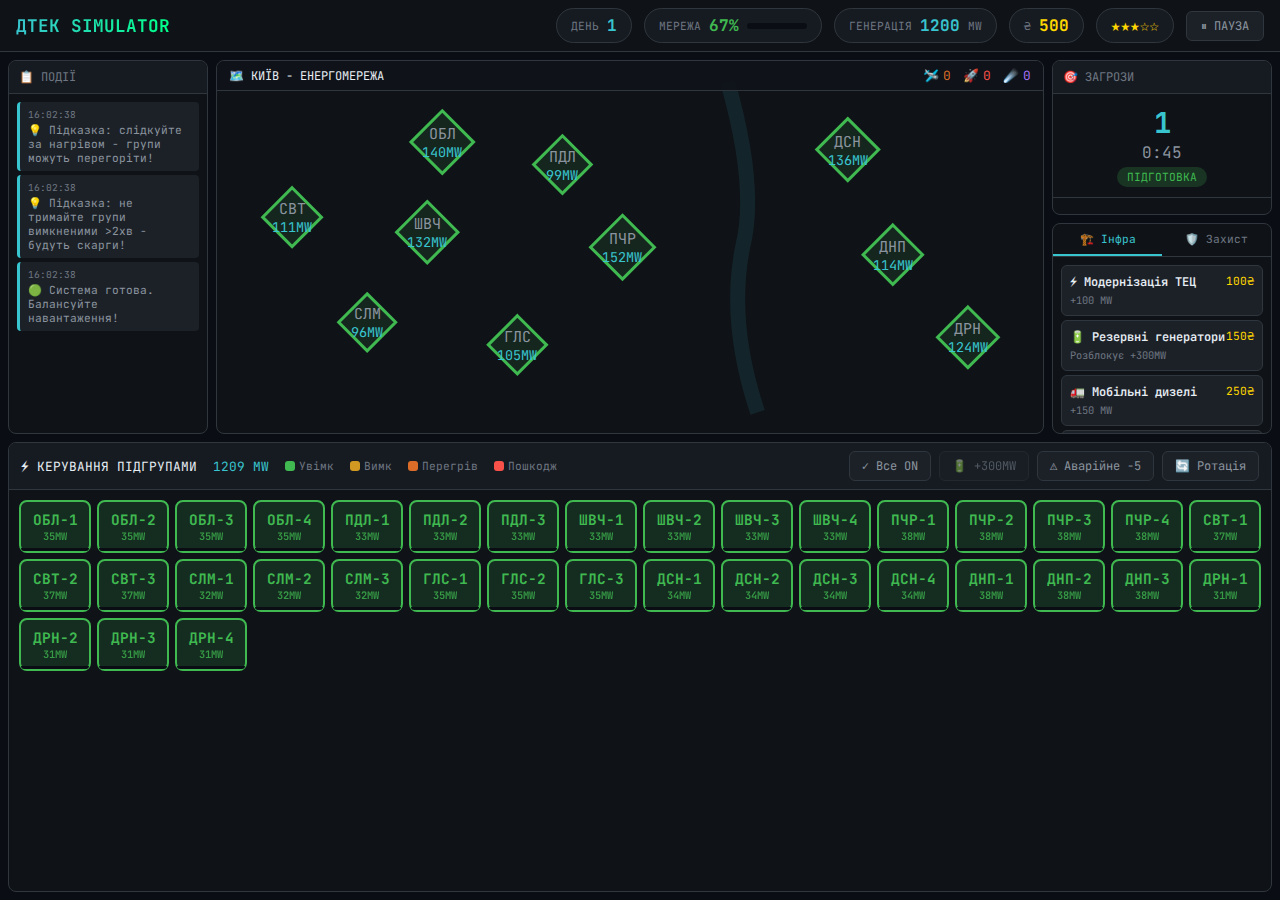
<file: dev/dtek_simulator_v5.html>
<!DOCTYPE html>
<html lang="uk">
<head>
    <meta charset="UTF-8">
    <meta name="viewport" content="width=device-width, initial-scale=1.0">
    <title>ДТЕК Simulator v5</title>
    <link href="https://fonts.googleapis.com/css2?family=JetBrains+Mono:wght@400;600;700&display=swap" rel="stylesheet">
    <style>
        :root {
            --bg-primary: #0a0e14;
            --bg-secondary: #0f1318;
            --bg-panel: #161b22;
            --bg-card: #1c2128;
            --border: #30363d;
            --text-primary: #e6edf3;
            --text-secondary: #8b949e;
            --text-muted: #6e7681;
            --accent-cyan: #39c5cf;
            --neon-green: #00ff88;
            --status-green: #3fb950;
            --status-yellow: #d29922;
            --status-orange: #db6d28;
            --status-red: #f85149;
            --status-purple: #a371f7;
        }
        * { margin: 0; padding: 0; box-sizing: border-box; }
        body {
            font-family: 'JetBrains Mono', monospace;
            background: var(--bg-primary);
            color: var(--text-primary);
            height: 100vh;
            display: flex;
            flex-direction: column;
            overflow: hidden;
            user-select: none;
        }

        /* HEADER */
        .header {
            background: var(--bg-secondary);
            border-bottom: 1px solid var(--border);
            padding: 8px 16px;
            display: flex;
            justify-content: space-between;
            align-items: center;
            flex-shrink: 0;
        }
        .logo {
            font-weight: 700;
            font-size: 1.1rem;
            background: linear-gradient(90deg, var(--accent-cyan), var(--neon-green));
            -webkit-background-clip: text;
            -webkit-text-fill-color: transparent;
        }
        .header-stats { display: flex; gap: 12px; align-items: center; }
        .stat-pill {
            background: var(--bg-panel);
            border: 1px solid var(--border);
            border-radius: 20px;
            padding: 6px 14px;
            display: flex;
            align-items: center;
            gap: 8px;
            font-size: 0.8rem;
        }
        .stat-pill.danger { border-color: var(--status-red); animation: glow 1s infinite; }
        @keyframes glow {
            0%,100% { box-shadow: 0 0 5px rgba(248,81,73,0.3); }
            50% { box-shadow: 0 0 15px rgba(248,81,73,0.6); }
        }
        .stat-label { color: var(--text-muted); font-size: 0.7rem; }
        .stat-value { font-weight: 700; font-size: 1rem; }
        .green { color: var(--status-green); }
        .yellow { color: var(--status-yellow); }
        .red { color: var(--status-red); }
        .cyan { color: var(--accent-cyan); }
        .gold { color: #ffd700; }
        .mini-bar { width: 60px; height: 6px; background: var(--bg-primary); border-radius: 3px; overflow: hidden; }
        .mini-bar-fill { height: 100%; transition: all 0.3s; }
        .btn-sm {
            background: var(--bg-card);
            border: 1px solid var(--border);
            color: var(--text-secondary);
            padding: 6px 14px;
            border-radius: 6px;
            cursor: pointer;
            font-family: inherit;
            font-size: 0.75rem;
        }
        .btn-sm:hover { border-color: var(--accent-cyan); color: var(--accent-cyan); }

        /* MAIN LAYOUT */
        .main-layout {
            flex: 1;
            display: flex;
            flex-direction: column;
            gap: 8px;
            padding: 8px;
            overflow: hidden;
        }

        /* TOP SECTION: Map + Side panels */
        .top-section {
            display: flex;
            gap: 8px;
            height: 45%;
            min-height: 250px;
        }

        /* LEFT PANEL */
        .left-panel {
            width: 200px;
            background: var(--bg-secondary);
            border: 1px solid var(--border);
            border-radius: 8px;
            display: flex;
            flex-direction: column;
            overflow: hidden;
            flex-shrink: 0;
        }
        .panel-header {
            background: var(--bg-panel);
            padding: 8px 10px;
            border-bottom: 1px solid var(--border);
            font-size: 0.75rem;
            color: var(--text-muted);
            text-transform: uppercase;
        }
        .events-section { flex: 1; overflow-y: auto; padding: 8px; }
        .event-item {
            background: var(--bg-card);
            padding: 6px 8px;
            border-radius: 4px;
            border-left: 3px solid var(--border);
            margin-bottom: 4px;
            font-size: 0.7rem;
        }
        .event-item.alert { border-left-color: var(--status-red); }
        .event-item.warning { border-left-color: var(--status-yellow); }
        .event-item.success { border-left-color: var(--status-green); }
        .event-item.info { border-left-color: var(--accent-cyan); }
        .event-time { color: var(--text-muted); font-size: 0.6rem; }
        .event-text { color: var(--text-secondary); margin-top: 2px; }

        /* MAP SECTION */
        .map-section {
            flex: 1;
            background: var(--bg-secondary);
            border: 1px solid var(--border);
            border-radius: 8px;
            position: relative;
            overflow: hidden;
        }
        .map-header {
            position: absolute;
            top: 0; left: 0; right: 0;
            background: rgba(15,19,24,0.9);
            padding: 6px 12px;
            display: flex;
            justify-content: space-between;
            align-items: center;
            z-index: 10;
            border-bottom: 1px solid var(--border);
            font-size: 0.75rem;
        }
        .threats-display { display: flex; gap: 12px; }
        .threat-counter { display: flex; align-items: center; gap: 4px; font-size: 0.8rem; }
        .threat-counter.shahed { color: var(--status-orange); }
        .threat-counter.rocket { color: var(--status-red); }
        .threat-counter.ballistic { color: var(--status-purple); }
        .kyiv-map { width: 100%; height: 100%; }
        .district-shape {
            fill: rgba(63,185,80,0.12);
            stroke: var(--status-green);
            stroke-width: 2;
            cursor: pointer;
            transition: all 0.2s;
        }
        .district-shape:hover { fill: rgba(63,185,80,0.25); stroke-width: 3; }
        .district-shape.warning { fill: rgba(210,153,34,0.15); stroke: var(--status-yellow); }
        .district-shape.danger { fill: rgba(248,81,73,0.2); stroke: var(--status-red); animation: pulse 1s infinite; }
        @keyframes pulse {
            0%,100% { fill: rgba(248,81,73,0.15); }
            50% { fill: rgba(248,81,73,0.3); }
        }
        .district-label { font-size: 10px; fill: var(--text-secondary); pointer-events: none; text-anchor: middle; }
        .district-power { font-size: 9px; fill: var(--accent-cyan); pointer-events: none; text-anchor: middle; }
        .attack-path { stroke-width: 2; stroke-dasharray: 5,3; fill: none; opacity: 0.7; }
        .attack-path.shahed { stroke: var(--status-orange); }
        .attack-path.rocket { stroke: var(--status-red); }
        .attack-path.ballistic { stroke: var(--status-purple); }

        /* RIGHT PANEL */
        .right-panel {
            width: 220px;
            display: flex;
            flex-direction: column;
            gap: 8px;
            flex-shrink: 0;
        }
        .wave-panel, .upgrades-panel {
            background: var(--bg-secondary);
            border: 1px solid var(--border);
            border-radius: 8px;
            overflow: hidden;
        }
        .wave-panel { flex-shrink: 0; }
        .upgrades-panel { flex: 1; display: flex; flex-direction: column; min-height: 0; }
        .wave-display { padding: 10px; text-align: center; border-bottom: 1px solid var(--border); }
        .wave-number { font-size: 1.8rem; font-weight: 700; color: var(--accent-cyan); }
        .wave-number.danger { color: var(--status-red); animation: pulseBig 0.5s infinite; }
        @keyframes pulseBig { 0%,100% { transform: scale(1); } 50% { transform: scale(1.1); } }
        .wave-timer { font-size: 1rem; color: var(--text-secondary); }
        .wave-phase { font-size: 0.7rem; margin-top: 4px; padding: 3px 10px; border-radius: 10px; display: inline-block; }
        .wave-phase.prep { background: rgba(63,185,80,0.2); color: var(--status-green); }
        .wave-phase.attack { background: rgba(248,81,73,0.2); color: var(--status-red); }
        .threat-slots { padding: 8px; max-height: 100px; overflow-y: auto; }
        .threat-slot {
            background: var(--bg-card);
            border-radius: 4px;
            padding: 5px 8px;
            margin-bottom: 4px;
            display: flex;
            align-items: center;
            gap: 8px;
            font-size: 0.7rem;
        }
        .threat-icon { font-size: 16px; }
        .threat-info { flex: 1; }
        .threat-name { color: var(--text-primary); font-weight: 600; }
        .threat-target { color: var(--text-muted); font-size: 0.6rem; }
        .upgrades-tabs { display: flex; border-bottom: 1px solid var(--border); }
        .upgrade-tab {
            flex: 1;
            background: none;
            border: none;
            color: var(--text-muted);
            padding: 8px;
            cursor: pointer;
            font-family: inherit;
            font-size: 0.7rem;
            border-bottom: 2px solid transparent;
        }
        .upgrade-tab:hover { color: var(--text-secondary); }
        .upgrade-tab.active { color: var(--accent-cyan); border-bottom-color: var(--accent-cyan); }
        .upgrades-list { flex: 1; overflow-y: auto; padding: 8px; }
        .upgrade-item {
            background: var(--bg-card);
            border: 1px solid var(--border);
            border-radius: 6px;
            padding: 8px;
            margin-bottom: 4px;
            cursor: pointer;
        }
        .upgrade-item:hover:not(.bought):not(.locked) { border-color: var(--accent-cyan); }
        .upgrade-item.bought { border-color: var(--status-green); opacity: 0.7; }
        .upgrade-item.locked { opacity: 0.4; cursor: not-allowed; }
        .upgrade-header { display: flex; justify-content: space-between; }
        .upgrade-name { font-size: 0.75rem; font-weight: 600; }
        .upgrade-cost { font-size: 0.7rem; color: #ffd700; }
        .upgrade-desc { font-size: 0.65rem; color: var(--text-muted); margin-top: 3px; }

        /* BOTTOM SECTION: Quick Controls */
        .bottom-section {
            flex: 1;
            display: flex;
            flex-direction: column;
            background: var(--bg-secondary);
            border: 1px solid var(--border);
            border-radius: 8px;
            overflow: hidden;
        }
        .controls-header {
            background: var(--bg-panel);
            padding: 8px 12px;
            border-bottom: 1px solid var(--border);
            display: flex;
            justify-content: space-between;
            align-items: center;
            font-size: 0.8rem;
        }
        .controls-header-left { display: flex; align-items: center; gap: 16px; }
        .controls-header-actions { display: flex; gap: 8px; }
        .action-btn {
            background: var(--bg-card);
            border: 1px solid var(--border);
            color: var(--text-secondary);
            padding: 6px 12px;
            border-radius: 6px;
            cursor: pointer;
            font-family: inherit;
            font-size: 0.75rem;
        }
        .action-btn:hover { border-color: var(--accent-cyan); color: var(--accent-cyan); }
        .action-btn.success:hover { border-color: var(--status-green); color: var(--status-green); }
        .action-btn.danger:hover { border-color: var(--status-red); color: var(--status-red); }
        .action-btn:disabled { opacity: 0.5; cursor: not-allowed; }

        /* SUBGROUPS GRID */
        .subgroups-container {
            flex: 1;
            overflow-y: auto;
            padding: 10px;
        }
        .subgroups-grid {
            display: grid;
            grid-template-columns: repeat(auto-fill, minmax(70px, 1fr));
            gap: 6px;
        }
        .subgroup-btn {
            background: rgba(63,185,80,0.15);
            border: 2px solid var(--status-green);
            border-radius: 8px;
            padding: 8px 4px;
            cursor: pointer;
            font-family: inherit;
            font-size: 0.8rem;
            font-weight: 600;
            color: var(--status-green);
            transition: all 0.15s;
            display: flex;
            flex-direction: column;
            align-items: center;
            position: relative;
        }
        .subgroup-btn:hover:not(.damaged) { 
            transform: scale(1.05); 
            box-shadow: 0 0 15px rgba(63, 185, 80, 0.4);
        }
        .subgroup-btn.off { 
            background: rgba(210,153,34,0.15); 
            border-color: var(--status-yellow); 
            color: var(--status-yellow); 
        }
        .subgroup-btn.damaged { 
            background: rgba(248,81,73,0.2); 
            border-color: var(--status-red); 
            color: var(--status-red); 
            cursor: not-allowed;
            animation: damagePulse 1s infinite;
        }
        @keyframes damagePulse {
            0%,100% { box-shadow: 0 0 5px rgba(248,81,73,0.3); }
            50% { box-shadow: 0 0 15px rgba(248,81,73,0.6); }
        }
        .subgroup-btn.overheated {
            background: rgba(219,109,40,0.2);
            border-color: var(--status-orange);
            color: var(--status-orange);
        }
        .subgroup-btn.cold {
            background: rgba(88,166,255,0.15);
            border-color: #58a6ff;
            color: #58a6ff;
        }
        .subgroup-id { font-size: 0.9rem; font-weight: 700; }
        .subgroup-district { font-size: 0.55rem; color: var(--text-muted); margin-top: 2px; }
        .subgroup-power { font-size: 0.65rem; opacity: 0.8; }
        .subgroup-timer {
            position: absolute;
            bottom: 2px;
            right: 4px;
            font-size: 0.5rem;
            color: var(--text-muted);
        }
        .fatigue-bar {
            position: absolute;
            bottom: 0;
            left: 0;
            right: 0;
            height: 3px;
            background: var(--bg-primary);
            border-radius: 0 0 6px 6px;
            overflow: hidden;
        }
        .fatigue-fill {
            height: 100%;
            transition: width 0.5s, background 0.3s;
        }
        .fatigue-fill.ok { background: var(--status-green); }
        .fatigue-fill.warn { background: var(--status-yellow); }
        .fatigue-fill.danger { background: var(--status-orange); }
        .fatigue-fill.critical { background: var(--status-red); }

        /* LEGEND */
        .legend {
            display: flex;
            gap: 16px;
            font-size: 0.7rem;
            color: var(--text-muted);
        }
        .legend-item { display: flex; align-items: center; gap: 4px; }
        .legend-dot {
            width: 10px;
            height: 10px;
            border-radius: 3px;
        }
        .legend-dot.on { background: var(--status-green); }
        .legend-dot.off { background: var(--status-yellow); }
        .legend-dot.hot { background: var(--status-orange); }
        .legend-dot.dmg { background: var(--status-red); }

        /* TOOLTIP */
        .tooltip {
            position: fixed;
            background: var(--bg-panel);
            border: 1px solid var(--border);
            border-radius: 8px;
            padding: 10px;
            z-index: 100;
            pointer-events: none;
            display: none;
            max-width: 250px;
            font-size: 0.7rem;
        }
        .tooltip.active { display: block; }
        .tooltip-title { font-weight: 700; color: var(--accent-cyan); margin-bottom: 6px; font-size: 0.85rem; }
        .tooltip-row { display: flex; justify-content: space-between; margin: 3px 0; }
        .tooltip-label { color: var(--text-muted); }
        .tooltip-value { color: var(--text-primary); }

        /* OVERLAYS */
        .overlay {
            position: fixed;
            inset: 0;
            background: rgba(0,0,0,0.9);
            display: none;
            justify-content: center;
            align-items: center;
            flex-direction: column;
            z-index: 200;
        }
        .overlay.active { display: flex; }
        .overlay-title { font-size: 2.5rem; font-weight: 700; margin-bottom: 16px; }
        .overlay-title.defeat { color: var(--status-red); }
        .overlay-title.victory { color: var(--neon-green); }
        .overlay-stats { color: var(--text-secondary); text-align: center; margin-bottom: 24px; line-height: 1.8; font-size: 1rem; }
        .overlay-btn {
            background: var(--accent-cyan);
            border: none;
            color: var(--bg-primary);
            padding: 14px 36px;
            border-radius: 8px;
            font-family: inherit;
            font-size: 1rem;
            cursor: pointer;
        }
        .overload-banner {
            position: fixed;
            top: 50%; left: 50%;
            transform: translate(-50%,-50%);
            background: rgba(248,81,73,0.95);
            color: white;
            padding: 20px 40px;
            border-radius: 12px;
            font-size: 1.2rem;
            font-weight: 700;
            z-index: 150;
            display: none;
            text-align: center;
        }
        .overload-banner.active { display: block; animation: glow 0.5s infinite; }
        .explosion {
            position: absolute;
            width: 40px; height: 40px;
            border-radius: 50%;
            background: radial-gradient(circle, rgba(255,200,50,0.9), rgba(248,81,73,0.5) 50%, transparent 70%);
            animation: explode 0.5s forwards;
            pointer-events: none;
            z-index: 25;
        }
        @keyframes explode {
            0% { transform: translate(-50%,-50%) scale(0); opacity: 1; }
            100% { transform: translate(-50%,-50%) scale(3); opacity: 0; }
        }
    </style>
</head>
<body>
    <header class="header">
        <div class="logo">ДТЕК SIMULATOR</div>
        <div class="header-stats">
            <div class="stat-pill">
                <span class="stat-label">ДЕНЬ</span>
                <span class="stat-value cyan" id="day-num">1</span>
            </div>
            <div class="stat-pill" id="load-pill">
                <span class="stat-label">МЕРЕЖА</span>
                <span class="stat-value green" id="load-value">68%</span>
                <div class="mini-bar"><div class="mini-bar-fill green" id="load-bar" style="width:68%"></div></div>
            </div>
            <div class="stat-pill">
                <span class="stat-label">ГЕНЕРАЦІЯ</span>
                <span class="stat-value cyan" id="gen-value">1200</span>
                <span class="stat-label">MW</span>
            </div>
            <div class="stat-pill">
                <span class="stat-label">₴</span>
                <span class="stat-value gold" id="money-value">500</span>
            </div>
            <div class="stat-pill">
                <span class="stat-value gold" id="reputation">★★★☆☆</span>
            </div>
            <button class="btn-sm" onclick="togglePause()" id="pause-btn">⏸ ПАУЗА</button>
        </div>
    </header>

    <div class="main-layout">
        <!-- TOP: Map + Panels -->
        <div class="top-section">
            <!-- Left: Events -->
            <div class="left-panel">
                <div class="panel-header">📋 ПОДІЇ</div>
                <div class="events-section" id="events-list"></div>
            </div>

            <!-- Center: Map -->
            <div class="map-section" id="map-section">
                <div class="map-header">
                    <span>🗺️ КИЇВ - ЕНЕРГОМЕРЕЖА</span>
                    <div class="threats-display">
                        <span class="threat-counter shahed">🛩️ <span id="cnt-shahed">0</span></span>
                        <span class="threat-counter rocket">🚀 <span id="cnt-rocket">0</span></span>
                        <span class="threat-counter ballistic">☄️ <span id="cnt-ballistic">0</span></span>
                    </div>
                </div>
                <svg class="kyiv-map" viewBox="0 0 550 220" id="kyiv-svg">
                    <path d="M340,0 Q360,70 350,110 Q340,160 360,220" stroke="var(--accent-cyan)" stroke-width="10" fill="none" opacity="0.1"/>
                    <g id="districts-layer"></g>
                    <g id="attacks-layer"></g>
                </svg>
            </div>

            <!-- Right: Wave + Upgrades -->
            <div class="right-panel">
                <div class="wave-panel">
                    <div class="panel-header">🎯 ЗАГРОЗИ</div>
                    <div class="wave-display">
                        <div class="wave-number" id="wave-num">1</div>
                        <div class="wave-timer" id="wave-timer">0:45</div>
                        <div class="wave-phase prep" id="wave-phase">ПІДГОТОВКА</div>
                    </div>
                    <div class="threat-slots" id="threat-slots"></div>
                </div>
                <div class="upgrades-panel">
                    <div class="upgrades-tabs">
                        <button class="upgrade-tab active" data-tab="infra" onclick="showTab('infra')">🏗️ Інфра</button>
                        <button class="upgrade-tab" data-tab="defense" onclick="showTab('defense')">🛡️ Захист</button>
                    </div>
                    <div class="upgrades-list" id="upgrades-list"></div>
                </div>
            </div>
        </div>

        <!-- BOTTOM: Quick Subgroup Controls -->
        <div class="bottom-section">
            <div class="controls-header">
                <div class="controls-header-left">
                    <span>⚡ КЕРУВАННЯ ПІДГРУПАМИ</span>
                    <span style="color:var(--accent-cyan)" id="total-power">0 MW</span>
                    <div class="legend">
                        <div class="legend-item"><div class="legend-dot on"></div> Увімк</div>
                        <div class="legend-item"><div class="legend-dot off"></div> Вимк</div>
                        <div class="legend-item"><div class="legend-dot hot"></div> Перегрів</div>
                        <div class="legend-item"><div class="legend-dot dmg"></div> Пошкодж</div>
                    </div>
                </div>
                <div class="controls-header-actions">
                    <button class="action-btn success" onclick="enableAll()">✓ Все ON</button>
                    <button class="action-btn" onclick="useReserve()" id="reserve-btn" disabled>🔋 +300MW</button>
                    <button class="action-btn danger" onclick="emergencyOff()">⚠ Аварійне -5</button>
                    <button class="action-btn" onclick="rotateGroups()">🔄 Ротація</button>
                </div>
            </div>
            <div class="subgroups-container">
                <div class="subgroups-grid" id="subgroups-grid"></div>
            </div>
        </div>
    </div>

    <div class="tooltip" id="tooltip"></div>
    <div class="overlay" id="game-overlay">
        <div class="overlay-title" id="overlay-title">БЛЕКАУТ</div>
        <div class="overlay-stats" id="overlay-stats"></div>
        <button class="overlay-btn" onclick="location.reload()">🔄 Почати знову</button>
    </div>
    <div class="overload-banner" id="overload-banner">⚠️ ПЕРЕВАНТАЖЕННЯ!<br><span style="font-size:0.8rem">Терміново вимкніть групи!</span></div>

<script>
// ========== DATA ==========
const THREATS = [
    { id:'shahed136', name:'Шахед-136', icon:'🛩️', type:'shahed', speed:0.012, dmg:1, wave:1 },
    { id:'shahed131', name:'Шахед-131', icon:'🛩️', type:'shahed', speed:0.015, dmg:1, wave:2 },
    { id:'geran2', name:'Геран-2', icon:'🛩️', type:'shahed', speed:0.018, dmg:1, wave:3 },
    { id:'swarm', name:'Рій дронів', icon:'🦟', type:'shahed', speed:0.01, dmg:2, wave:5 },
    { id:'kalibr', name:'Калібр', icon:'🚀', type:'rocket', speed:0.04, dmg:2, wave:4 },
    { id:'x101', name:'Х-101', icon:'🚀', type:'rocket', speed:0.045, dmg:2, wave:5 },
    { id:'iskander', name:'Іскандер-М', icon:'☄️', type:'ballistic', speed:0.07, dmg:3, wave:7 },
    { id:'kinzhal', name:'Кинджал', icon:'⚡', type:'ballistic', speed:0.1, dmg:4, wave:9 },
    { id:'oreshnik', name:'Орешнік', icon:'🔥', type:'boss', speed:0.06, dmg:5, wave:12 }
];

const UPGRADES = {
    infra: [
        { id:'gen1', name:'⚡ Модернізація ТЕЦ', desc:'+100 MW', cost:100, effect:()=>G.generation+=100 },
        { id:'gen2', name:'🔋 Резервні генератори', desc:'Розблокує +300MW', cost:150, effect:()=>G.hasReserve=true },
        { id:'gen3', name:'🚛 Мобільні дизелі', desc:'+150 MW', cost:250, effect:()=>G.generation+=150 },
        { id:'auto', name:'🔄 Авто-вимикачі', desc:'Авто при 92%', cost:300, effect:()=>G.hasAuto=true },
        { id:'cool', name:'❄️ Охолодження', desc:'-30% перегріву', cost:200, effect:()=>G.coolBonus+=0.3 },
        { id:'gen4', name:'🏭 Супер-ТЕЦ', desc:'+300 MW', cost:500, effect:()=>G.generation+=300 }
    ],
    defense: [
        { id:'reb', name:'📡 РЕБ-станції', desc:'-20% шахедів', cost:150, effect:()=>G.shahedDef+=0.2 },
        { id:'ppo', name:'🚀 Мобільні ППО', desc:'-20% ракет', cost:300, effect:()=>G.rocketDef+=0.2 },
        { id:'repair', name:'🔧 Швидкий ремонт', desc:'Ремонт 20с', cost:200, effect:()=>G.repairTime=20 },
        { id:'cable', name:'🔌 Підземні кабелі', desc:'-30% пошкоджень', cost:400, effect:()=>G.dmgReduction+=0.3 },
        { id:'air', name:'✈️ Повітряний щит', desc:'-25% всіх', cost:600, effect:()=>G.globalDef+=0.25 }
    ]
};

const DISTRICTS = [
    { id:'obolon', name:'Оболонь', short:'ОБЛ', power:140, x:150, y:40, subs:4 },
    { id:'podil', name:'Поділ', short:'ПДЛ', power:100, x:230, y:55, subs:3 },
    { id:'shevchenko', name:'Шевченко', short:'ШВЧ', power:130, x:140, y:100, subs:4 },
    { id:'pechersk', name:'Печерськ', short:'ПЧР', power:150, x:270, y:110, subs:4 },
    { id:'sviatoshyn', name:'Святошин', short:'СВТ', power:110, x:50, y:90, subs:3 },
    { id:'solomianka', name:"Солом'янка", short:'СЛМ', power:95, x:100, y:160, subs:3 },
    { id:'holosiiv', name:'Голосіїв', short:'ГЛС', power:105, x:200, y:175, subs:3 },
    { id:'desnianskyi', name:'Деснянський', short:'ДСН', power:135, x:420, y:45, subs:4 },
    { id:'dnipro', name:'Дніпровський', short:'ДНП', power:115, x:450, y:115, subs:3 },
    { id:'darnytsia', name:'Дарниця', short:'ДРН', power:125, x:500, y:170, subs:4 }
];

// ========== STATE ==========
const G = {
    paused: false,
    gameOver: false,
    day: 1,
    generation: 1200,
    consumption: 800,
    load: 67,
    maxLoad: 67,
    money: 500,
    reputation: 3,
    
    repairTime: 40,
    hasReserve: false,
    hasAuto: false,
    coolBonus: 0,
    shahedDef: 0,
    rocketDef: 0,
    globalDef: 0,
    dmgReduction: 0,
    
    wave: { num:1, phase:'prep', time:45, threats:[] },
    subgroups: [],
    boughtUpgrades: new Set(),
    currentTab: 'infra'
};

// Init subgroups
let subId = 1;
DISTRICTS.forEach(d => {
    for(let i = 1; i <= d.subs; i++){
        G.subgroups.push({
            id: subId++,
            districtId: d.id,
            districtName: d.name,
            districtShort: d.short,
            num: i,
            power: Math.round(d.power / d.subs),
            status: 'on', // on, off, damaged
            onTime: 0,    // seconds ON
            offTime: 0,   // seconds OFF
            heat: 0       // 0-100, overheats at 100
        });
    }
});

// ========== RENDER ==========
function renderMap(){
    const layer = document.getElementById('districts-layer');
    layer.innerHTML = '';
    
    DISTRICTS.forEach(d => {
        const subs = G.subgroups.filter(s => s.districtId === d.id);
        const hasDmg = subs.some(s => s.status === 'damaged');
        const hasOff = subs.some(s => s.status === 'off');
        const curPower = subs.filter(s => s.status === 'on').reduce((a,s) => a + s.power, 0);
        
        let cls = 'district-shape';
        if(hasDmg) cls += ' danger';
        else if(hasOff) cls += ' warning';
        
        const size = 30 + d.power/12;
        const path = `M${d.x},${d.y-size/2} L${d.x+size/2},${d.y} L${d.x},${d.y+size/2} L${d.x-size/2},${d.y} Z`;
        
        const shape = document.createElementNS('http://www.w3.org/2000/svg','path');
        shape.setAttribute('d', path);
        shape.setAttribute('class', cls);
        shape.setAttribute('id', 'map-'+d.id);
        layer.appendChild(shape);
        
        const label = document.createElementNS('http://www.w3.org/2000/svg','text');
        label.setAttribute('x', d.x);
        label.setAttribute('y', d.y - 2);
        label.setAttribute('class', 'district-label');
        label.textContent = d.short;
        layer.appendChild(label);
        
        const power = document.createElementNS('http://www.w3.org/2000/svg','text');
        power.setAttribute('x', d.x);
        power.setAttribute('y', d.y + 10);
        power.setAttribute('class', 'district-power');
        power.textContent = curPower + 'MW';
        power.id = 'power-' + d.id;
        layer.appendChild(power);
    });
}

function renderSubgroups(){
    const grid = document.getElementById('subgroups-grid');
    let total = 0;
    
    grid.innerHTML = G.subgroups.map(s => {
        if(s.status === 'on') total += s.power;
        
        let cls = 'subgroup-btn ' + s.status;
        if(s.status === 'on' && s.heat >= 80) cls = 'subgroup-btn overheated';
        if(s.status === 'off' && s.offTime > 60) cls = 'subgroup-btn cold';
        
        const heatPct = Math.min(100, s.heat);
        let heatCls = 'ok';
        if(heatPct >= 80) heatCls = 'critical';
        else if(heatPct >= 60) heatCls = 'danger';
        else if(heatPct >= 40) heatCls = 'warn';
        
        const offSec = s.offTime;
        const offMin = Math.floor(offSec / 60);
        const timer = s.status === 'off' ? `${offMin}:${String(offSec%60).padStart(2,'0')}` : '';
        
        return `
            <button class="${cls}" 
                    onclick="toggleSubgroup(${s.id})" 
                    onmouseenter="showSubTooltip(event,${s.id})"
                    onmouseleave="hideTooltip()"
                    ${s.status === 'damaged' ? 'disabled' : ''}>
                <span class="subgroup-id">${s.districtShort}-${s.num}</span>
                <span class="subgroup-power">${s.power}MW</span>
                ${timer ? `<span class="subgroup-timer">⏱${timer}</span>` : ''}
                <div class="fatigue-bar">
                    <div class="fatigue-fill ${heatCls}" style="width:${heatPct}%"></div>
                </div>
            </button>
        `;
    }).join('');
    
    document.getElementById('total-power').textContent = total + ' MW';
}

function renderThreats(){
    const slots = document.getElementById('threat-slots');
    if(G.wave.threats.length === 0){
        slots.innerHTML = '<div style="text-align:center;color:var(--text-muted);padding:8px;font-size:0.65rem">Немає загроз</div>';
        return;
    }
    slots.innerHTML = G.wave.threats.slice(0,4).map(t => {
        const dist = DISTRICTS.find(d => d.id === t.targetId);
        return `
            <div class="threat-slot">
                <span class="threat-icon">${t.icon}</span>
                <div class="threat-info">
                    <div class="threat-name">${t.name}</div>
                    <div class="threat-target">→ ${dist?.short || '?'}</div>
                </div>
            </div>
        `;
    }).join('');
}

function renderUpgrades(){
    const list = document.getElementById('upgrades-list');
    const ups = UPGRADES[G.currentTab] || [];
    
    list.innerHTML = ups.map(u => {
        const bought = G.boughtUpgrades.has(u.id);
        const canBuy = G.money >= u.cost && !bought;
        let cls = 'upgrade-item';
        if(bought) cls += ' bought';
        else if(!canBuy) cls += ' locked';
        
        return `<div class="${cls}" onclick="buyUpgrade('${u.id}')">
            <div class="upgrade-header">
                <span class="upgrade-name">${u.name}</span>
                <span class="upgrade-cost">${bought ? '✓' : u.cost+'₴'}</span>
            </div>
            <div class="upgrade-desc">${u.desc}</div>
        </div>`;
    }).join('');
}

function showTab(tab){
    G.currentTab = tab;
    document.querySelectorAll('.upgrade-tab').forEach(t => t.classList.toggle('active', t.dataset.tab === tab));
    renderUpgrades();
}

function showSubTooltip(e, id){
    const s = G.subgroups.find(x => x.id === id);
    if(!s) return;
    
    const tip = document.getElementById('tooltip');
    const heatStatus = s.heat >= 80 ? '🔥 Критично!' : s.heat >= 50 ? '⚠️ Високий' : '✓ Норма';
    const offStatus = s.offTime > 90 ? '😡 Скарги!' : s.offTime > 45 ? '😐 Незадоволені' : '✓ Норма';
    
    tip.innerHTML = `
        <div class="tooltip-title">${s.districtName} - Група ${s.num}</div>
        <div class="tooltip-row"><span class="tooltip-label">Потужність:</span><span class="tooltip-value">${s.power} MW</span></div>
        <div class="tooltip-row"><span class="tooltip-label">Статус:</span><span class="tooltip-value">${s.status === 'on' ? '🟢 Увімкнено' : s.status === 'off' ? '🟡 Вимкнено' : '🔴 Пошкоджено'}</span></div>
        <div class="tooltip-row"><span class="tooltip-label">Нагрів:</span><span class="tooltip-value">${Math.round(s.heat)}% ${heatStatus}</span></div>
        ${s.status === 'off' ? `<div class="tooltip-row"><span class="tooltip-label">Без світла:</span><span class="tooltip-value">${Math.floor(s.offTime/60)}:${String(s.offTime%60).padStart(2,'0')} ${offStatus}</span></div>` : ''}
        ${s.status === 'on' ? `<div class="tooltip-row"><span class="tooltip-label">Працює:</span><span class="tooltip-value">${Math.floor(s.onTime/60)}:${String(s.onTime%60).padStart(2,'0')}</span></div>` : ''}
    `;
    tip.style.left = (e.clientX + 15) + 'px';
    tip.style.top = (e.clientY + 10) + 'px';
    tip.classList.add('active');
}

function hideTooltip(){
    document.getElementById('tooltip').classList.remove('active');
}

function updateUI(){
    G.load = Math.round((G.consumption / G.generation) * 100);
    G.maxLoad = Math.max(G.maxLoad, G.load);
    
    const loadEl = document.getElementById('load-value');
    const loadBar = document.getElementById('load-bar');
    const loadPill = document.getElementById('load-pill');
    
    loadEl.textContent = G.load + '%';
    loadBar.style.width = Math.min(100, G.load) + '%';
    
    const cls = G.load >= 88 ? 'red' : G.load >= 70 ? 'yellow' : 'green';
    loadEl.className = 'stat-value ' + cls;
    loadBar.className = 'mini-bar-fill ' + cls;
    loadPill.classList.toggle('danger', G.load >= 88);
    
    document.getElementById('gen-value').textContent = G.generation;
    document.getElementById('money-value').textContent = G.money;
    document.getElementById('day-num').textContent = G.day;
    
    const stars = '★'.repeat(G.reputation) + '☆'.repeat(5 - G.reputation);
    document.getElementById('reputation').textContent = stars;
    
    const w = G.wave;
    document.getElementById('wave-num').textContent = w.num;
    document.getElementById('wave-num').classList.toggle('danger', w.phase === 'attack');
    
    const m = Math.floor(w.time / 60), sec = w.time % 60;
    document.getElementById('wave-timer').textContent = `${m}:${String(sec).padStart(2,'0')}`;
    
    const phase = document.getElementById('wave-phase');
    phase.textContent = w.phase === 'prep' ? 'ПІДГОТОВКА' : 'АТАКА!';
    phase.className = 'wave-phase ' + w.phase;
    
    const shaheds = w.threats.filter(t => t.type === 'shahed').length;
    const rockets = w.threats.filter(t => t.type === 'rocket').length;
    const ballistic = w.threats.filter(t => t.type === 'ballistic' || t.type === 'boss').length;
    document.getElementById('cnt-shahed').textContent = shaheds;
    document.getElementById('cnt-rocket').textContent = rockets;
    document.getElementById('cnt-ballistic').textContent = ballistic;
    
    document.getElementById('reserve-btn').disabled = !G.hasReserve;
    document.getElementById('overload-banner').classList.toggle('active', G.load >= 92);
    
    // Update map
    DISTRICTS.forEach(d => {
        const subs = G.subgroups.filter(s => s.districtId === d.id);
        const el = document.getElementById('power-' + d.id);
        if(el) el.textContent = subs.filter(s => s.status === 'on').reduce((a,s) => a + s.power, 0) + 'MW';
        
        const shape = document.getElementById('map-' + d.id);
        if(shape){
            const hasDmg = subs.some(s => s.status === 'damaged');
            const hasOff = subs.some(s => s.status === 'off');
            shape.classList.remove('danger', 'warning');
            if(hasDmg) shape.classList.add('danger');
            else if(hasOff) shape.classList.add('warning');
        }
    });
}

function addEvent(type, text){
    const list = document.getElementById('events-list');
    const t = new Date().toLocaleTimeString('uk-UA', {hour:'2-digit', minute:'2-digit', second:'2-digit'});
    list.insertAdjacentHTML('afterbegin', `<div class="event-item ${type}"><div class="event-time">${t}</div><div class="event-text">${text}</div></div>`);
    while(list.children.length > 25) list.removeChild(list.lastChild);
}

// ========== GAME LOGIC ==========
function gameTick(){
    if(G.paused || G.gameOver) return;
    
    // Update subgroup timers and heat
    G.subgroups.forEach(s => {
        if(s.status === 'on'){
            s.onTime++;
            s.offTime = 0;
            // Heat increases over time
            const heatRate = 0.5 * (1 - G.coolBonus);
            s.heat = Math.min(100, s.heat + heatRate);
            
            // Overheat damage
            if(s.heat >= 100){
                s.status = 'damaged';
                G.consumption -= s.power;
                addEvent('alert', `🔥 ${s.districtShort}-${s.num} ПЕРЕГОРІВ! Потрібен ремонт`);
                setTimeout(() => repairSubgroup(s.id), G.repairTime * 1000);
            }
        } else if(s.status === 'off'){
            s.offTime++;
            s.onTime = 0;
            // Heat decreases when off
            s.heat = Math.max(0, s.heat - 1.5);
            
            // Reputation loss for long outages
            if(s.offTime === 60) addEvent('warning', `😐 ${s.districtShort}-${s.num}: мешканці незадоволені`);
            if(s.offTime === 120){
                G.reputation = Math.max(1, G.reputation - 1);
                addEvent('alert', `😡 ${s.districtShort}-${s.num}: скарги! Репутація -1`);
            }
        } else {
            // Damaged - heat drops fast
            s.heat = Math.max(0, s.heat - 2);
        }
    });
    
    G.wave.time--;
    
    if(G.wave.phase === 'prep'){
        if(G.wave.time <= 0) startAttack();
        else if(G.wave.time === 10) addEvent('warning', '⚠️ Атака через 10 секунд!');
    } else {
        if(G.wave.time > 3 && Math.random() < 0.35) spawnThreat();
        G.consumption += 8 + G.wave.num * 2;
        if(G.wave.time <= 0 || (G.wave.threats.length === 0 && G.wave.time < 8)) endWave();
    }
    
    updateThreats();
    
    G.consumption += Math.floor(Math.random() * 15) - 6;
    G.consumption = Math.max(400, G.consumption);
    
    if(G.hasAuto && G.load >= 92) autoBalance();
    
    if(G.load >= 100) gameOver();
    
    renderSubgroups();
    renderThreats();
    updateUI();
}

function startAttack(){
    G.wave.phase = 'attack';
    G.wave.time = 12 + G.wave.num * 2;
    addEvent('alert', `🔥 ХВИЛЯ ${G.wave.num} ПОЧАЛАСЬ!`);
}

function spawnThreat(){
    const available = THREATS.filter(t => t.wave <= G.wave.num);
    const template = available[Math.floor(Math.random() * available.length)];
    
    let blocked = false;
    if(template.type === 'shahed' && Math.random() < G.shahedDef + G.globalDef) blocked = true;
    if(template.type === 'rocket' && Math.random() < G.rocketDef + G.globalDef) blocked = true;
    if(template.type === 'ballistic' && Math.random() < G.globalDef) blocked = true;
    
    if(blocked){
        addEvent('success', `🛡️ ${template.name} збито!`);
        return;
    }
    
    const distIds = DISTRICTS.map(d => d.id);
    const targetId = distIds[Math.floor(Math.random() * distIds.length)];
    const target = DISTRICTS.find(d => d.id === targetId);
    
    const edges = [{x:-20, y:Math.random()*220}, {x:570, y:Math.random()*220}, {x:Math.random()*550, y:-20}];
    const start = edges[Math.floor(Math.random() * edges.length)];
    
    G.wave.threats.push({
        id: Date.now() + Math.random(),
        ...template,
        targetId,
        x: start.x, y: start.y,
        tx: target.x, ty: target.y,
        progress: 0
    });
}

function updateThreats(){
    const layer = document.getElementById('attacks-layer');
    layer.innerHTML = '';
    
    const toRemove = [];
    
    G.wave.threats.forEach(t => {
        t.progress += t.speed;
        
        if(t.progress >= 1){
            toRemove.push(t.id);
            if(t.dmg > 0) hitDistrict(t);
            showExplosion(t.tx, t.ty);
        } else {
            const cx = t.x + (t.tx - t.x) * t.progress;
            const cy = t.y + (t.ty - t.y) * t.progress;
            
            const path = document.createElementNS('http://www.w3.org/2000/svg','line');
            path.setAttribute('x1', cx);
            path.setAttribute('y1', cy);
            path.setAttribute('x2', t.tx);
            path.setAttribute('y2', t.ty);
            path.setAttribute('class', 'attack-path ' + t.type);
            layer.appendChild(path);
            
            const icon = document.createElementNS('http://www.w3.org/2000/svg','text');
            icon.setAttribute('x', cx);
            icon.setAttribute('y', cy);
            icon.setAttribute('font-size', '16');
            icon.setAttribute('text-anchor', 'middle');
            icon.textContent = t.icon;
            layer.appendChild(icon);
        }
    });
    
    G.wave.threats = G.wave.threats.filter(t => !toRemove.includes(t.id));
}

function hitDistrict(threat){
    const subs = G.subgroups.filter(s => s.districtId === threat.targetId && s.status !== 'damaged');
    let dmg = Math.round(threat.dmg * (1 - G.dmgReduction));
    if(dmg < 1) dmg = 1;
    
    const toHit = subs.slice(0, Math.min(dmg, subs.length));
    
    toHit.forEach(s => {
        if(s.status === 'on') G.consumption -= s.power;
        s.status = 'damaged';
        setTimeout(() => repairSubgroup(s.id), G.repairTime * 1000);
    });
    
    if(toHit.length > 0){
        const dist = DISTRICTS.find(d => d.id === threat.targetId);
        addEvent('alert', `💥 ${threat.name} → ${dist.short}! ${toHit.length} груп пошкоджено`);
        G.reputation = Math.max(1, G.reputation - (toHit.length > 1 ? 1 : 0));
    }
}

function repairSubgroup(id){
    const s = G.subgroups.find(x => x.id === id);
    if(s && s.status === 'damaged'){
        s.status = 'on';
        s.heat = 0;
        G.consumption += s.power;
        addEvent('success', `✓ ${s.districtShort}-${s.num} відремонтовано`);
    }
}

function showExplosion(x, y){
    const section = document.getElementById('map-section');
    const svg = document.getElementById('kyiv-svg');
    const rect = svg.getBoundingClientRect();
    const scaleX = rect.width / 550;
    const scaleY = rect.height / 220;
    
    const exp = document.createElement('div');
    exp.className = 'explosion';
    exp.style.left = (x * scaleX) + 'px';
    exp.style.top = (y * scaleY + 30) + 'px';
    section.appendChild(exp);
    setTimeout(() => exp.remove(), 500);
}

function endWave(){
    G.wave.threats = [];
    document.getElementById('attacks-layer').innerHTML = '';
    
    const reward = 60 + G.wave.num * 30;
    G.money += reward;
    
    addEvent('success', `✓ Хвиля ${G.wave.num} відбита! +${reward}₴`);
    
    G.consumption = Math.max(500, G.consumption - 100);
    
    G.wave.num++;
    G.wave.phase = 'prep';
    G.wave.time = Math.max(30, 50 - G.wave.num * 2);
    
    if(G.wave.num % 3 === 0){
        G.day++;
        G.reputation = Math.min(5, G.reputation + 1);
    }
    
    renderUpgrades();
    
    if(G.wave.num > 12) victory();
}

function autoBalance(){
    const hottest = G.subgroups.filter(s => s.status === 'on').sort((a,b) => b.heat - a.heat)[0];
    if(hottest){
        hottest.status = 'off';
        G.consumption -= hottest.power;
        addEvent('info', `⚖️ Авто: ${hottest.districtShort}-${hottest.num} вимк (${Math.round(hottest.heat)}% нагрів)`);
    }
}

// ========== ACTIONS ==========
function toggleSubgroup(id){
    const s = G.subgroups.find(x => x.id === id);
    if(!s || s.status === 'damaged') return;
    
    if(s.status === 'on'){
        s.status = 'off';
        G.consumption -= s.power;
    } else {
        s.status = 'on';
        G.consumption += s.power;
    }
    renderSubgroups();
}

function enableAll(){
    let cnt = 0;
    G.subgroups.forEach(s => {
        if(s.status === 'off'){
            s.status = 'on';
            G.consumption += s.power;
            cnt++;
        }
    });
    if(cnt) addEvent('info', `✓ Увімкнено ${cnt} груп`);
    renderSubgroups();
}

function emergencyOff(){
    // Turn off 5 hottest groups
    const hottest = G.subgroups.filter(s => s.status === 'on').sort((a,b) => b.heat - a.heat).slice(0, 5);
    hottest.forEach(s => {
        s.status = 'off';
        G.consumption -= s.power;
    });
    if(hottest.length) addEvent('warning', `⚠️ Аварійно вимкнено ${hottest.length} найгарячіших груп`);
    renderSubgroups();
}

function rotateGroups(){
    // Smart rotation: turn off hottest ON groups, turn on coldest OFF groups
    const onGroups = G.subgroups.filter(s => s.status === 'on').sort((a,b) => b.heat - a.heat);
    const offGroups = G.subgroups.filter(s => s.status === 'off').sort((a,b) => a.offTime - b.offTime);
    
    const toRotate = Math.min(5, onGroups.length, offGroups.length);
    
    for(let i = 0; i < toRotate; i++){
        if(onGroups[i].heat > 30 || offGroups[i].offTime > 30){
            onGroups[i].status = 'off';
            G.consumption -= onGroups[i].power;
            offGroups[i].status = 'on';
            G.consumption += offGroups[i].power;
        }
    }
    
    addEvent('info', `🔄 Ротація: ${toRotate} груп замінено`);
    renderSubgroups();
}

function useReserve(){
    if(!G.hasReserve) return;
    const btn = document.getElementById('reserve-btn');
    if(btn.disabled) return;
    
    btn.disabled = true;
    G.generation += 300;
    addEvent('success', '🔋 Резерв +300MW на 15 сек!');
    
    setTimeout(() => {
        G.generation -= 300;
        btn.disabled = false;
        addEvent('info', '🔋 Резерв вичерпано');
    }, 15000);
}

function buyUpgrade(id){
    const ups = [...UPGRADES.infra, ...UPGRADES.defense];
    const u = ups.find(x => x.id === id);
    if(!u || G.boughtUpgrades.has(id) || G.money < u.cost) return;
    
    G.money -= u.cost;
    G.boughtUpgrades.add(id);
    u.effect();
    addEvent('success', `🔧 Куплено: ${u.name}`);
    renderUpgrades();
    updateUI();
}

function togglePause(){
    G.paused = !G.paused;
    document.getElementById('pause-btn').textContent = G.paused ? '▶ СТАРТ' : '⏸ ПАУЗА';
}

function gameOver(){
    G.gameOver = true;
    document.getElementById('overlay-title').textContent = '⚫ БЛЕКАУТ';
    document.getElementById('overlay-title').className = 'overlay-title defeat';
    document.getElementById('overlay-stats').innerHTML = `Пережито хвиль: ${G.wave.num-1}<br>Макс. навантаження: ${G.maxLoad}%<br>Зароблено: ${G.money}₴`;
    document.getElementById('game-overlay').classList.add('active');
    document.getElementById('overload-banner').classList.remove('active');
}

function victory(){
    G.gameOver = true;
    document.getElementById('overlay-title').textContent = '🏆 ПЕРЕМОГА!';
    document.getElementById('overlay-title').className = 'overlay-title victory';
    document.getElementById('overlay-stats').innerHTML = `Всі 12 хвиль відбито!<br>День: ${G.day}<br>Репутація: ${'★'.repeat(G.reputation)}`;
    document.getElementById('game-overlay').classList.add('active');
}

// ========== INIT ==========
renderMap();
renderSubgroups();
renderUpgrades();
updateUI();
addEvent('info', '🟢 Система готова. Балансуйте навантаження!');
addEvent('info', '💡 Підказка: не тримайте групи вимкненими >2хв - будуть скарги!');
addEvent('info', '💡 Підказка: слідкуйте за нагрівом - групи можуть перегоріти!');
setInterval(gameTick, 1000);
</script>
</body>
</html>
</file>
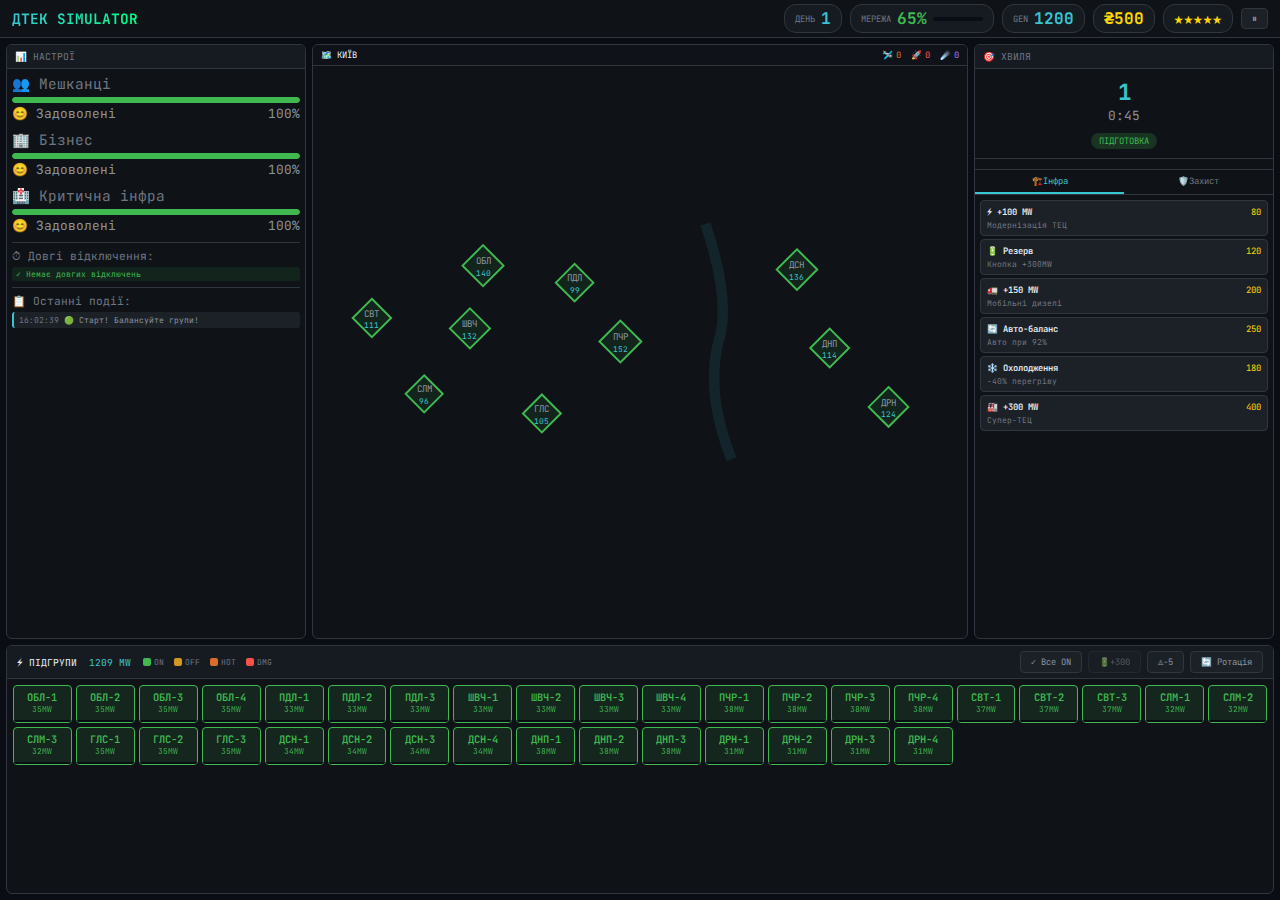
<file: dev/dtek_simulator_v6.html>
<!DOCTYPE html>
<html lang="uk">
<head>
    <meta charset="UTF-8">
    <meta name="viewport" content="width=device-width, initial-scale=1.0">
    <title>ДТЕК Simulator v6</title>
    <link href="https://fonts.googleapis.com/css2?family=JetBrains+Mono:wght@400;600;700&display=swap" rel="stylesheet">
    <style>
        :root {
            --bg-primary: #0a0e14;
            --bg-secondary: #0f1318;
            --bg-panel: #161b22;
            --bg-card: #1c2128;
            --border: #30363d;
            --text-primary: #e6edf3;
            --text-secondary: #8b949e;
            --text-muted: #6e7681;
            --accent-cyan: #39c5cf;
            --neon-green: #00ff88;
            --status-green: #3fb950;
            --status-yellow: #d29922;
            --status-orange: #db6d28;
            --status-red: #f85149;
            --status-purple: #a371f7;
            --status-blue: #58a6ff;
        }
        * { margin: 0; padding: 0; box-sizing: border-box; }
        body {
            font-family: 'JetBrains Mono', monospace;
            background: var(--bg-primary);
            color: var(--text-primary);
            height: 100vh;
            display: flex;
            flex-direction: column;
            overflow: hidden;
            user-select: none;
            font-size: 20px;
        }

        /* HEADER */
        .header {
            background: var(--bg-secondary);
            border-bottom: 1px solid var(--border);
            padding: 4px 12px;
            display: flex;
            justify-content: space-between;
            align-items: center;
            flex-shrink: 0;
        }
        .logo {
            font-weight: 700;
            font-size: 0.9rem;
            background: linear-gradient(90deg, var(--accent-cyan), var(--neon-green));
            -webkit-background-clip: text;
            -webkit-text-fill-color: transparent;
        }
        .header-stats { display: flex; gap: 8px; align-items: center; }
        .stat-pill {
            background: var(--bg-panel);
            border: 1px solid var(--border);
            border-radius: 12px;
            padding: 3px 10px;
            display: flex;
            align-items: center;
            gap: 6px;
            font-size: 1rem;
        }
        .stat-pill.danger { border-color: var(--status-red); animation: glow 1s infinite; }
        @keyframes glow {
            0%,100% { box-shadow: 0 0 5px rgba(248,81,73,0.3); }
            50% { box-shadow: 0 0 12px rgba(248,81,73,0.5); }
        }
        .stat-label { color: var(--text-muted); font-size: 0.55rem; }
        .stat-value { font-weight: 700; }
        .green { color: var(--status-green); }
        .yellow { color: var(--status-yellow); }
        .red { color: var(--status-red); }
        .cyan { color: var(--accent-cyan); }
        .gold { color: #ffd700; }
        .mini-bar { width: 50px; height: 4px; background: var(--bg-primary); border-radius: 2px; overflow: hidden; }
        .mini-bar-fill { height: 100%; transition: all 0.3s; }
        .btn-sm {
            background: var(--bg-card);
            border: 1px solid var(--border);
            color: var(--text-secondary);
            padding: 3px 10px;
            border-radius: 4px;
            cursor: pointer;
            font-family: inherit;
            font-size: 0.6rem;
        }
        .btn-sm:hover { border-color: var(--accent-cyan); color: var(--accent-cyan); }

        /* MAIN LAYOUT */
        .main-layout {
            flex: 1;
            display: flex;
            flex-direction: column;
            gap: 6px;
            padding: 6px;
            overflow: hidden;
        }

        /* TOP SECTION */
        .top-section {
            display: flex;
            gap: 6px;
            height: 70%;
            min-height: 180px;
        }

        /* PANELS */
        .panel {
            background: var(--bg-secondary);
            border: 1px solid var(--border);
            border-radius: 6px;
            display: flex;
            flex-direction: column;
            overflow: hidden;
        }
        .panel-header {
            background: var(--bg-panel);
            padding: 5px 8px;
            border-bottom: 1px solid var(--border);
            font-size: 0.6rem;
            color: var(--text-muted);
            text-transform: uppercase;
            display: flex;
            justify-content: space-between;
            align-items: center;
            flex-shrink: 0;
        }
        .panel-content {
            flex: 1;
            overflow-y: auto;
            padding: 5px;
        }

        /* LEFT PANEL - Social Mood */
        .left-panel { width: 300px; flex-shrink: 0; }
        
        .mood-section { margin-bottom: 8px; }
        .mood-title {
            font-size: 0.9rem;
            color: var(--text-muted);
            margin-bottom: 4px;
            display: flex;
            align-items: center;
            gap: 4px;
        }
        .mood-bar-container {
            height: 6px;
            background: var(--bg-primary);
            border-radius: 3px;
            overflow: hidden;
            margin-bottom: 2px;
        }
        .mood-bar {
            height: 100%;
            transition: all 0.5s;
            border-radius: 3px;
        }
        .mood-bar.happy { background: var(--status-green); }
        .mood-bar.neutral { background: var(--status-yellow); }
        .mood-bar.angry { background: var(--status-orange); }
        .mood-bar.furious { background: var(--status-red); }
        
        .mood-value {
            font-size: 0.8rem;
            color: var(--text-secondary);
            display: flex;
            justify-content: space-between;
        }

        .outage-list {
            margin-top: 6px;
            border-top: 1px solid var(--border);
            padding-top: 6px;
        }
        .outage-title {
            font-size: 0.7rem;
            color: var(--text-muted);
            margin-bottom: 4px;
        }
        .outage-item {
            display: flex;
            justify-content: space-between;
            align-items: center;
            padding: 2px 4px;
            margin-bottom: 2px;
            border-radius: 3px;
            font-size: 0.5rem;
        }
        .outage-item.warn { background: rgba(210,153,34,0.15); color: var(--status-yellow); }
        .outage-item.danger { background: rgba(248,81,73,0.15); color: var(--status-red); }
        .outage-item.ok { background: rgba(63,185,80,0.1); color: var(--status-green); }

        /* MAP SECTION */
        .map-section { flex: 1; position: relative; }
        .map-header {
            position: absolute;
            top: 0; left: 0; right: 0;
            background: rgba(15,19,24,0.9);
            padding: 4px 8px;
            display: flex;
            justify-content: space-between;
            align-items: center;
            z-index: 10;
            border-bottom: 1px solid var(--border);
            font-size: 0.55rem;
        }
        .threats-display { display: flex; gap: 10px; }
        .threat-counter { display: flex; align-items: center; gap: 3px; }
        .threat-counter.shahed { color: var(--status-orange); }
        .threat-counter.rocket { color: var(--status-red); }
        .threat-counter.ballistic { color: var(--status-purple); }
        .kyiv-map { width: 100%; height: 100%; }
        .district-shape {
            fill: rgba(63,185,80,0.1);
            stroke: var(--status-green);
            stroke-width: 1.5;
            cursor: pointer;
            transition: all 0.2s;
        }
        .district-shape:hover { fill: rgba(63,185,80,0.2); stroke-width: 2; }
        .district-shape.warning { fill: rgba(210,153,34,0.12); stroke: var(--status-yellow); }
        .district-shape.danger { fill: rgba(248,81,73,0.15); stroke: var(--status-red); }
        .district-label { font-size: 7px; fill: var(--text-secondary); pointer-events: none; text-anchor: middle; }
        .district-power { font-size: 6px; fill: var(--accent-cyan); pointer-events: none; text-anchor: middle; }
        .attack-path { stroke-width: 2; stroke-dasharray: 4,2; fill: none; opacity: 0.7; }
        .attack-path.shahed { stroke: var(--status-orange); }
        .attack-path.rocket { stroke: var(--status-red); }

        /* RIGHT PANEL - Wave + Upgrades */
        .right-panel { width: 300px; flex-shrink: 0; }
        .wave-display { padding: 8px; text-align: center; border-bottom: 1px solid var(--border); }
        .wave-number { font-size: 1.4rem; font-weight: 700; color: var(--accent-cyan); }
        .wave-number.danger { color: var(--status-red); }
        .wave-timer { font-size: 0.8rem; color: var(--text-secondary); }
        .wave-phase { font-size: 0.55rem; margin-top: 3px; padding: 2px 8px; border-radius: 8px; display: inline-block; }
        .wave-phase.prep { background: rgba(63,185,80,0.2); color: var(--status-green); }
        .wave-phase.attack { background: rgba(248,81,73,0.2); color: var(--status-red); }
        
        .threat-slots { padding: 5px; max-height: 60px; overflow-y: auto; border-bottom: 1px solid var(--border); }
        .threat-slot {
            background: var(--bg-card);
            border-radius: 3px;
            padding: 3px 6px;
            margin-bottom: 2px;
            display: flex;
            align-items: center;
            gap: 6px;
            font-size: 0.5rem;
        }
        .threat-icon { font-size: 12px; }
        .threat-name { color: var(--text-primary); }
        .threat-target { color: var(--text-muted); }

        .upgrades-tabs { display: flex; border-bottom: 1px solid var(--border); }
        .upgrade-tab {
            flex: 1;
            background: none;
            border: none;
            color: var(--text-muted);
            padding: 5px;
            cursor: pointer;
            font-family: inherit;
            font-size: 0.55rem;
            border-bottom: 2px solid transparent;
        }
        .upgrade-tab:hover { color: var(--text-secondary); }
        .upgrade-tab.active { color: var(--accent-cyan); border-bottom-color: var(--accent-cyan); }
        
        .upgrades-list { padding: 5px; }
        .upgrade-item {
            background: var(--bg-card);
            border: 1px solid var(--border);
            border-radius: 4px;
            padding: 5px 6px;
            margin-bottom: 3px;
            cursor: pointer;
            font-size: 0.55rem;
        }
        .upgrade-item:hover:not(.bought):not(.locked) { border-color: var(--accent-cyan); }
        .upgrade-item.bought { border-color: var(--status-green); opacity: 0.6; }
        .upgrade-item.locked { opacity: 0.4; cursor: not-allowed; }
        .upgrade-header { display: flex; justify-content: space-between; }
        .upgrade-name { font-weight: 600; }
        .upgrade-cost { color: #ffd700; }
        .upgrade-desc { font-size: 0.5rem; color: var(--text-muted); margin-top: 2px; }

        /* BOTTOM SECTION */
        .bottom-section {
            flex: 1;
            display: flex;
            flex-direction: column;
            background: var(--bg-secondary);
            border: 1px solid var(--border);
            border-radius: 6px;
            overflow: hidden;
        }
        .controls-header {
            background: var(--bg-panel);
            padding: 5px 10px;
            border-bottom: 1px solid var(--border);
            display: flex;
            justify-content: space-between;
            align-items: center;
            font-size: 0.6rem;
            flex-shrink: 0;
        }
        .controls-header-left { display: flex; align-items: center; gap: 12px; }
        .controls-header-actions { display: flex; gap: 6px; }
        .action-btn {
            background: var(--bg-card);
            border: 1px solid var(--border);
            color: var(--text-secondary);
            padding: 4px 10px;
            border-radius: 4px;
            cursor: pointer;
            font-family: inherit;
            font-size: 0.55rem;
        }
        .action-btn:hover { border-color: var(--accent-cyan); color: var(--accent-cyan); }
        .action-btn.success:hover { border-color: var(--status-green); color: var(--status-green); }
        .action-btn.danger:hover { border-color: var(--status-red); color: var(--status-red); }
        .action-btn:disabled { opacity: 0.5; cursor: not-allowed; }

        .legend { display: flex; gap: 10px; font-size: 0.5rem; color: var(--text-muted); }
        .legend-item { display: flex; align-items: center; gap: 3px; }
        .legend-dot { width: 8px; height: 8px; border-radius: 2px; }
        .legend-dot.on { background: var(--status-green); }
        .legend-dot.off { background: var(--status-yellow); }
        .legend-dot.hot { background: var(--status-orange); }
        .legend-dot.dmg { background: var(--status-red); }

        /* SUBGROUPS GRID */
        .subgroups-container { flex: 1; overflow-y: auto; padding: 6px; }
        .subgroups-grid {
            display: grid;
            grid-template-columns: repeat(auto-fill, minmax(58px, 1fr));
            gap: 4px;
        }
        .subgroup-btn {
            background: rgba(63,185,80,0.12);
            border: 1px solid var(--status-green);
            border-radius: 4px;
            padding: 4px 2px;
            cursor: pointer;
            font-family: inherit;
            font-size: 0.6rem;
            font-weight: 600;
            color: var(--status-green);
            transition: all 0.1s;
            display: flex;
            flex-direction: column;
            align-items: center;
            position: relative;
            min-height: 38px;
        }
        .subgroup-btn:hover:not(.damaged) { transform: scale(1.03); box-shadow: 0 0 8px rgba(63,185,80,0.3); }
        .subgroup-btn.off { background: rgba(210,153,34,0.12); border-color: var(--status-yellow); color: var(--status-yellow); }
        .subgroup-btn.damaged { background: rgba(248,81,73,0.15); border-color: var(--status-red); color: var(--status-red); cursor: not-allowed; }
        .subgroup-btn.overheated { background: rgba(219,109,40,0.15); border-color: var(--status-orange); color: var(--status-orange); }
        .subgroup-btn.angry { border-color: var(--status-red); box-shadow: 0 0 6px rgba(248,81,73,0.4); }
        
        .subgroup-id { font-size: 0.65rem; }
        .subgroup-power { font-size: 0.5rem; opacity: 0.8; }
        .subgroup-status {
            position: absolute;
            top: 2px;
            right: 2px;
            font-size: 8px;
        }
        .fatigue-bar {
            position: absolute;
            bottom: 0; left: 0; right: 0;
            height: 2px;
            background: var(--bg-primary);
            border-radius: 0 0 3px 3px;
        }
        .fatigue-fill { height: 100%; transition: width 0.3s, background 0.3s; }
        .fatigue-fill.ok { background: var(--status-green); }
        .fatigue-fill.warn { background: var(--status-yellow); }
        .fatigue-fill.danger { background: var(--status-orange); }
        .fatigue-fill.critical { background: var(--status-red); }

        /* EVENTS PANEL (mini, inside left) */
        .events-mini { border-top: 1px solid var(--border); margin-top: 6px; padding-top: 6px; }
        .event-item {
            background: var(--bg-card);
            padding: 3px 5px;
            border-radius: 3px;
            border-left: 2px solid var(--border);
            margin-bottom: 2px;
            font-size: 0.5rem;
        }
        .event-item.alert { border-left-color: var(--status-red); }
        .event-item.warning { border-left-color: var(--status-yellow); }
        .event-item.success { border-left-color: var(--status-green); }
        .event-item.info { border-left-color: var(--accent-cyan); }
        .event-time { color: var(--text-muted); }
        .event-text { color: var(--text-secondary); }

        /* TOOLTIP */
        .tooltip {
            position: fixed;
            background: var(--bg-panel);
            border: 1px solid var(--border);
            border-radius: 6px;
            padding: 8px;
            z-index: 100;
            pointer-events: none;
            display: none;
            max-width: 200px;
            font-size: 0.55rem;
        }
        .tooltip.active { display: block; }
        .tooltip-title { font-weight: 700; color: var(--accent-cyan); margin-bottom: 4px; }
        .tooltip-row { display: flex; justify-content: space-between; margin: 2px 0; }
        .tooltip-label { color: var(--text-muted); }
        .tooltip-value { color: var(--text-primary); }

        /* OVERLAYS */
        .overlay {
            position: fixed; inset: 0;
            background: rgba(0,0,0,0.9);
            display: none;
            justify-content: center;
            align-items: center;
            flex-direction: column;
            z-index: 200;
        }
        .overlay.active { display: flex; }
        .overlay-title { font-size: 2rem; font-weight: 700; margin-bottom: 12px; }
        .overlay-title.defeat { color: var(--status-red); }
        .overlay-title.victory { color: var(--neon-green); }
        .overlay-stats { color: var(--text-secondary); text-align: center; margin-bottom: 20px; line-height: 1.6; }
        .overlay-btn {
            background: var(--accent-cyan);
            border: none;
            color: var(--bg-primary);
            padding: 10px 30px;
            border-radius: 6px;
            font-family: inherit;
            font-size: 0.85rem;
            cursor: pointer;
        }
        .overload-banner {
            position: fixed; top: 50%; left: 50%;
            transform: translate(-50%,-50%);
            background: rgba(248,81,73,0.95);
            color: white;
            padding: 14px 28px;
            border-radius: 8px;
            font-size: 1rem;
            font-weight: 700;
            z-index: 150;
            display: none;
            text-align: center;
        }
        .overload-banner.active { display: block; animation: glow 0.5s infinite; }
        .explosion {
            position: absolute;
            width: 30px; height: 30px;
            border-radius: 50%;
            background: radial-gradient(circle, rgba(255,200,50,0.9), rgba(248,81,73,0.5) 50%, transparent 70%);
            animation: explode 0.4s forwards;
            pointer-events: none; z-index: 25;
        }
        @keyframes explode {
            0% { transform: translate(-50%,-50%) scale(0); opacity: 1; }
            100% { transform: translate(-50%,-50%) scale(2.5); opacity: 0; }
        }
    </style>
</head>
<body>
    <header class="header">
        <div class="logo">ДТЕК SIMULATOR</div>
        <div class="header-stats">
            <div class="stat-pill">
                <span class="stat-label">ДЕНЬ</span>
                <span class="stat-value cyan" id="day-num">1</span>
            </div>
            <div class="stat-pill" id="load-pill">
                <span class="stat-label">МЕРЕЖА</span>
                <span class="stat-value green" id="load-value">68%</span>
                <div class="mini-bar"><div class="mini-bar-fill green" id="load-bar" style="width:68%"></div></div>
            </div>
            <div class="stat-pill">
                <span class="stat-label">GEN</span>
                <span class="stat-value cyan" id="gen-value">1200</span>
            </div>
            <div class="stat-pill">
                <span class="stat-value gold">₴<span id="money-value">500</span></span>
            </div>
            <div class="stat-pill">
                <span class="stat-value gold" id="reputation">★★★☆☆</span>
            </div>
            <button class="btn-sm" onclick="togglePause()" id="pause-btn">⏸</button>
        </div>
    </header>

    <div class="main-layout">
        <div class="top-section">
            <!-- LEFT: Social Mood + Events -->
            <div class="panel left-panel">
                <div class="panel-header">📊 НАСТРОЇ</div>
                <div class="panel-content">
                    <div class="mood-section">
                        <div class="mood-title">👥 Мешканці</div>
                        <div class="mood-bar-container">
                            <div class="mood-bar happy" id="mood-residents" style="width:80%"></div>
                        </div>
                        <div class="mood-value">
                            <span id="mood-residents-text">😊 Задоволені</span>
                            <span id="mood-residents-val">80%</span>
                        </div>
                    </div>
                    <div class="mood-section">
                        <div class="mood-title">🏢 Бізнес</div>
                        <div class="mood-bar-container">
                            <div class="mood-bar happy" id="mood-business" style="width:75%"></div>
                        </div>
                        <div class="mood-value">
                            <span id="mood-business-text">😊 Задоволені</span>
                            <span id="mood-business-val">75%</span>
                        </div>
                    </div>
                    <div class="mood-section">
                        <div class="mood-title">🏥 Критична інфра</div>
                        <div class="mood-bar-container">
                            <div class="mood-bar happy" id="mood-critical" style="width:95%"></div>
                        </div>
                        <div class="mood-value">
                            <span id="mood-critical-text">✓ Стабільно</span>
                            <span id="mood-critical-val">95%</span>
                        </div>
                    </div>
                    
                    <div class="outage-list">
                        <div class="outage-title">⏱ Довгі відключення:</div>
                        <div id="outage-list"></div>
                    </div>
                    
                    <div class="events-mini">
                        <div class="outage-title">📋 Останні події:</div>
                        <div id="events-list"></div>
                    </div>
                </div>
            </div>

            <!-- CENTER: Map -->
            <div class="panel map-section" id="map-section">
                <div class="map-header">
                    <span>🗺️ КИЇВ</span>
                    <div class="threats-display">
                        <span class="threat-counter shahed">🛩️<span id="cnt-shahed">0</span></span>
                        <span class="threat-counter rocket">🚀<span id="cnt-rocket">0</span></span>
                        <span class="threat-counter ballistic">☄️<span id="cnt-ball">0</span></span>
                    </div>
                </div>
                <svg class="kyiv-map" viewBox="0 0 500 180" id="kyiv-svg">
                    <path d="M300,0 Q320,60 310,90 Q300,130 320,180" stroke="var(--accent-cyan)" stroke-width="8" fill="none" opacity="0.1"/>
                    <g id="districts-layer"></g>
                    <g id="attacks-layer"></g>
                </svg>
            </div>

            <!-- RIGHT: Wave + Upgrades -->
            <div class="panel right-panel">
                <div class="panel-header">🎯 ХВИЛЯ</div>
                <div class="wave-display">
                    <div class="wave-number" id="wave-num">1</div>
                    <div class="wave-timer" id="wave-timer">0:45</div>
                    <div class="wave-phase prep" id="wave-phase">ПІДГОТОВКА</div>
                </div>
                <div class="threat-slots" id="threat-slots"></div>
                <div class="upgrades-tabs">
                    <button class="upgrade-tab active" data-tab="infra" onclick="showTab('infra')">🏗️Інфра</button>
                    <button class="upgrade-tab" data-tab="defense" onclick="showTab('defense')">🛡️Захист</button>
                </div>
                <div class="panel-content upgrades-list" id="upgrades-list"></div>
            </div>
        </div>

        <!-- BOTTOM: Subgroups -->
        <div class="bottom-section">
            <div class="controls-header">
                <div class="controls-header-left">
                    <span>⚡ ПІДГРУПИ</span>
                    <span style="color:var(--accent-cyan)" id="total-power">0 MW</span>
                    <div class="legend">
                        <div class="legend-item"><div class="legend-dot on"></div>ON</div>
                        <div class="legend-item"><div class="legend-dot off"></div>OFF</div>
                        <div class="legend-item"><div class="legend-dot hot"></div>HOT</div>
                        <div class="legend-item"><div class="legend-dot dmg"></div>DMG</div>
                    </div>
                </div>
                <div class="controls-header-actions">
                    <button class="action-btn success" onclick="enableAll()">✓ Все ON</button>
                    <button class="action-btn" onclick="useReserve()" id="reserve-btn" disabled>🔋+300</button>
                    <button class="action-btn danger" onclick="emergencyOff()">⚠-5</button>
                    <button class="action-btn" onclick="rotateGroups()">🔄 Ротація</button>
                </div>
            </div>
            <div class="subgroups-container">
                <div class="subgroups-grid" id="subgroups-grid"></div>
            </div>
        </div>
    </div>

    <div class="tooltip" id="tooltip"></div>
    <div class="overlay" id="game-overlay">
        <div class="overlay-title" id="overlay-title">БЛЕКАУТ</div>
        <div class="overlay-stats" id="overlay-stats"></div>
        <button class="overlay-btn" onclick="location.reload()">🔄 Знову</button>
    </div>
    <div class="overload-banner" id="overload-banner">⚠️ ПЕРЕВАНТАЖЕННЯ!</div>

<script>
// ========== DATA ==========
const THREATS = [
    { id:'shahed136', name:'Шахед-136', icon:'🛩️', type:'shahed', speed:0.015, dmg:1, wave:1 },
    { id:'geran2', name:'Геран-2', icon:'🛩️', type:'shahed', speed:0.02, dmg:1, wave:2 },
    { id:'swarm', name:'Рій дронів', icon:'🦟', type:'shahed', speed:0.012, dmg:2, wave:4 },
    { id:'kalibr', name:'Калібр', icon:'🚀', type:'rocket', speed:0.045, dmg:2, wave:3 },
    { id:'x101', name:'Х-101', icon:'🚀', type:'rocket', speed:0.05, dmg:2, wave:5 },
    { id:'iskander', name:'Іскандер', icon:'☄️', type:'ballistic', speed:0.08, dmg:3, wave:7 },
    { id:'kinzhal', name:'Кинджал', icon:'⚡', type:'ballistic', speed:0.12, dmg:4, wave:9 }
];

const UPGRADES = {
    infra: [
        { id:'gen1', name:'⚡ +100 MW', desc:'Модернізація ТЕЦ', cost:80, effect:()=>G.generation+=100 },
        { id:'gen2', name:'🔋 Резерв', desc:'Кнопка +300MW', cost:120, effect:()=>G.hasReserve=true },
        { id:'gen3', name:'🚛 +150 MW', desc:'Мобільні дизелі', cost:200, effect:()=>G.generation+=150 },
        { id:'auto', name:'🔄 Авто-баланс', desc:'Авто при 92%', cost:250, effect:()=>G.hasAuto=true },
        { id:'cool', name:'❄️ Охолодження', desc:'-40% перегріву', cost:180, effect:()=>G.coolBonus+=0.4 },
        { id:'gen4', name:'🏭 +300 MW', desc:'Супер-ТЕЦ', cost:400, effect:()=>G.generation+=300 }
    ],
    defense: [
        { id:'reb', name:'📡 РЕБ', desc:'-25% шахедів', cost:120, effect:()=>G.shahedDef+=0.25 },
        { id:'repair', name:'🔧 Ремонт 15с', desc:'Швидкі бригади', cost:150, effect:()=>G.repairTime=15 },
        { id:'ppo', name:'🚀 ППО', desc:'-25% ракет', cost:250, effect:()=>G.rocketDef+=0.25 },
        { id:'cable', name:'🔌 Кабелі', desc:'-30% пошкоджень', cost:300, effect:()=>G.dmgReduction+=0.3 },
        { id:'air', name:'✈️ Щит', desc:'-20% всіх', cost:450, effect:()=>G.globalDef+=0.2 }
    ]
};

const DISTRICTS = [
    { id:'obolon', name:'Оболонь', short:'ОБЛ', power:140, x:130, y:32, subs:4 },
    { id:'podil', name:'Поділ', short:'ПДЛ', power:100, x:200, y:45, subs:3 },
    { id:'shevchenko', name:'Шевченко', short:'ШВЧ', power:130, x:120, y:80, subs:4 },
    { id:'pechersk', name:'Печерськ', short:'ПЧР', power:150, x:235, y:90, subs:4 },
    { id:'sviatoshyn', name:'Святошин', short:'СВТ', power:110, x:45, y:72, subs:3 },
    { id:'solomianka', name:"Солом'янка", short:'СЛМ', power:95, x:85, y:130, subs:3 },
    { id:'holosiiv', name:'Голосіїв', short:'ГЛС', power:105, x:175, y:145, subs:3 },
    { id:'desnianskyi', name:'Деснянський', short:'ДСН', power:135, x:370, y:35, subs:4 },
    { id:'dnipro', name:'Дніпровський', short:'ДНП', power:115, x:395, y:95, subs:3 },
    { id:'darnytsia', name:'Дарниця', short:'ДРН', power:125, x:440, y:140, subs:4 }
];

// ========== STATE ==========
const G = {
    paused: false,
    gameOver: false,
    day: 1,
    generation: 1200,
    consumption: 780,
    load: 65,
    maxLoad: 65,
    money: 500,
    
    mood: { residents: 80, business: 75, critical: 95 },
    
    repairTime: 35,
    hasReserve: false,
    hasAuto: false,
    coolBonus: 0,
    shahedDef: 0,
    rocketDef: 0,
    globalDef: 0,
    dmgReduction: 0,
    
    wave: { num:1, phase:'prep', time:45, threats:[] },
    subgroups: [],
    boughtUpgrades: new Set(),
    currentTab: 'infra'
};

// Init subgroups
let subId = 1;
DISTRICTS.forEach(d => {
    for(let i = 1; i <= d.subs; i++){
        G.subgroups.push({
            id: subId++,
            districtId: d.id,
            districtName: d.name,
            districtShort: d.short,
            num: i,
            power: Math.round(d.power / d.subs),
            status: 'on',
            onTime: 0,
            offTime: 0,
            heat: 0
        });
    }
});

// ========== RENDER ==========
function renderMap(){
    const layer = document.getElementById('districts-layer');
    layer.innerHTML = '';
    DISTRICTS.forEach(d => {
        const subs = G.subgroups.filter(s => s.districtId === d.id);
        const hasDmg = subs.some(s => s.status === 'damaged');
        const hasOff = subs.some(s => s.status === 'off');
        const curPower = subs.filter(s => s.status === 'on').reduce((a,s) => a + s.power, 0);
        
        let cls = 'district-shape';
        if(hasDmg) cls += ' danger';
        else if(hasOff) cls += ' warning';
        
        const size = 22 + d.power/15;
        const path = `M${d.x},${d.y-size/2} L${d.x+size/2},${d.y} L${d.x},${d.y+size/2} L${d.x-size/2},${d.y} Z`;
        
        const shape = document.createElementNS('http://www.w3.org/2000/svg','path');
        shape.setAttribute('d', path);
        shape.setAttribute('class', cls);
        shape.id = 'map-'+d.id;
        layer.appendChild(shape);
        
        const label = document.createElementNS('http://www.w3.org/2000/svg','text');
        label.setAttribute('x', d.x);
        label.setAttribute('y', d.y - 1);
        label.setAttribute('class', 'district-label');
        label.textContent = d.short;
        layer.appendChild(label);
        
        const power = document.createElementNS('http://www.w3.org/2000/svg','text');
        power.setAttribute('x', d.x);
        power.setAttribute('y', d.y + 8);
        power.setAttribute('class', 'district-power');
        power.textContent = curPower;
        power.id = 'power-'+d.id;
        layer.appendChild(power);
    });
}

function renderSubgroups(){
    const grid = document.getElementById('subgroups-grid');
    let total = 0;
    
    grid.innerHTML = G.subgroups.map(s => {
        if(s.status === 'on') total += s.power;
        
        let cls = 'subgroup-btn ' + s.status;
        let statusIcon = '';
        
        if(s.status === 'on' && s.heat >= 70) {
            cls = 'subgroup-btn overheated';
            statusIcon = '🔥';
        }
        if(s.status === 'off' && s.offTime > 90) {
            cls += ' angry';
            statusIcon = '😡';
        } else if(s.status === 'off' && s.offTime > 45) {
            statusIcon = '😐';
        }
        
        const heatPct = Math.min(100, s.heat);
        let heatCls = heatPct >= 70 ? 'critical' : heatPct >= 50 ? 'danger' : heatPct >= 30 ? 'warn' : 'ok';
        
        return `
            <button class="${cls}" 
                    onclick="toggleSubgroup(${s.id})" 
                    onmouseenter="showTip(event,${s.id})"
                    onmouseleave="hideTip()"
                    ${s.status === 'damaged' ? 'disabled' : ''}>
                <span class="subgroup-status">${statusIcon}</span>
                <span class="subgroup-id">${s.districtShort}-${s.num}</span>
                <span class="subgroup-power">${s.power}MW</span>
                <div class="fatigue-bar"><div class="fatigue-fill ${heatCls}" style="width:${heatPct}%"></div></div>
            </button>
        `;
    }).join('');
    
    document.getElementById('total-power').textContent = total + ' MW';
}

function renderOutages(){
    const list = document.getElementById('outage-list');
    const longOff = G.subgroups
        .filter(s => s.status === 'off' && s.offTime > 30)
        .sort((a,b) => b.offTime - a.offTime)
        .slice(0, 5);
    
    if(longOff.length === 0){
        list.innerHTML = '<div class="outage-item ok">✓ Немає довгих відключень</div>';
        return;
    }
    
    list.innerHTML = longOff.map(s => {
        const min = Math.floor(s.offTime / 60);
        const sec = s.offTime % 60;
        const cls = s.offTime > 90 ? 'danger' : 'warn';
        const emoji = s.offTime > 90 ? '😡' : '😐';
        return `<div class="outage-item ${cls}">
            <span>${s.districtShort}-${s.num}</span>
            <span>${emoji} ${min}:${String(sec).padStart(2,'0')}</span>
        </div>`;
    }).join('');
}

function renderMood(){
    // Calculate mood based on outages
    const offGroups = G.subgroups.filter(s => s.status === 'off');
    const longOff = offGroups.filter(s => s.offTime > 60).length;
    const veryLongOff = offGroups.filter(s => s.offTime > 120).length;
    const damaged = G.subgroups.filter(s => s.status === 'damaged').length;
    
    // Residents mood
    G.mood.residents = Math.max(10, 100 - longOff * 8 - veryLongOff * 15 - damaged * 5);
    // Business mood
    G.mood.business = Math.max(10, 100 - offGroups.length * 3 - damaged * 8);
    // Critical - only affected by damage
    G.mood.critical = Math.max(20, 100 - damaged * 12);
    
    ['residents', 'business', 'critical'].forEach(type => {
        const val = G.mood[type];
        const bar = document.getElementById('mood-' + type);
        const text = document.getElementById('mood-' + type + '-text');
        const valEl = document.getElementById('mood-' + type + '-val');
        
        bar.style.width = val + '%';
        valEl.textContent = Math.round(val) + '%';
        
        let cls, emoji;
        if(val >= 70) { cls = 'happy'; emoji = '😊'; text.textContent = 'Задоволені'; }
        else if(val >= 50) { cls = 'neutral'; emoji = '😐'; text.textContent = 'Нейтрально'; }
        else if(val >= 30) { cls = 'angry'; emoji = '😠'; text.textContent = 'Незадоволені'; }
        else { cls = 'furious'; emoji = '😡'; text.textContent = 'Протести!'; }
        
        bar.className = 'mood-bar ' + cls;
        text.textContent = emoji + ' ' + text.textContent;
    });
    
    // Game over if residents mood too low
    if(G.mood.residents < 15) {
        addEvent('alert', '😡 МАСОВІ ПРОТЕСТИ! Вас звільнено!');
        setTimeout(gameOver, 500);
    }
}

function renderThreats(){
    const slots = document.getElementById('threat-slots');
    if(G.wave.threats.length === 0){
        slots.innerHTML = '<div style="text-align:center;color:var(--text-muted);padding:5px">—</div>';
        return;
    }
    slots.innerHTML = G.wave.threats.slice(0,3).map(t => {
        const dist = DISTRICTS.find(d => d.id === t.targetId);
        return `<div class="threat-slot">
            <span class="threat-icon">${t.icon}</span>
            <span class="threat-name">${t.name}</span>
            <span class="threat-target">→${dist?.short||'?'}</span>
        </div>`;
    }).join('');
}

function renderUpgrades(){
    const list = document.getElementById('upgrades-list');
    const ups = UPGRADES[G.currentTab] || [];
    list.innerHTML = ups.map(u => {
        const bought = G.boughtUpgrades.has(u.id);
        const canBuy = G.money >= u.cost && !bought;
        let cls = 'upgrade-item';
        if(bought) cls += ' bought';
        else if(!canBuy) cls += ' locked';
        return `<div class="${cls}" onclick="buyUpgrade('${u.id}')">
            <div class="upgrade-header">
                <span class="upgrade-name">${u.name}</span>
                <span class="upgrade-cost">${bought ? '✓' : u.cost}</span>
            </div>
            <div class="upgrade-desc">${u.desc}</div>
        </div>`;
    }).join('');
}

function showTab(tab){
    G.currentTab = tab;
    document.querySelectorAll('.upgrade-tab').forEach(t => t.classList.toggle('active', t.dataset.tab === tab));
    renderUpgrades();
}

function showTip(e, id){
    const s = G.subgroups.find(x => x.id === id);
    if(!s) return;
    const tip = document.getElementById('tooltip');
    const heatSt = s.heat >= 70 ? '🔥Критично!' : s.heat >= 40 ? '⚠️Високий' : '✓Норма';
    const offSt = s.offTime > 90 ? '😡Скарги!' : s.offTime > 45 ? '😐Незадов.' : '✓Норма';
    tip.innerHTML = `
        <div class="tooltip-title">${s.districtName} - Група ${s.num}</div>
        <div class="tooltip-row"><span class="tooltip-label">Потужність:</span><span>${s.power} MW</span></div>
        <div class="tooltip-row"><span class="tooltip-label">Статус:</span><span>${s.status==='on'?'🟢ON':s.status==='off'?'🟡OFF':'🔴DMG'}</span></div>
        <div class="tooltip-row"><span class="tooltip-label">Нагрів:</span><span>${Math.round(s.heat)}% ${heatSt}</span></div>
        ${s.status==='off'?`<div class="tooltip-row"><span class="tooltip-label">Без світла:</span><span>${Math.floor(s.offTime/60)}:${String(s.offTime%60).padStart(2,'0')} ${offSt}</span></div>`:''}
    `;
    tip.style.left = (e.clientX + 10) + 'px';
    tip.style.top = (e.clientY + 10) + 'px';
    tip.classList.add('active');
}
function hideTip(){ document.getElementById('tooltip').classList.remove('active'); }

function updateUI(){
    G.load = Math.round((G.consumption / G.generation) * 100);
    G.maxLoad = Math.max(G.maxLoad, G.load);
    
    const loadEl = document.getElementById('load-value');
    const loadBar = document.getElementById('load-bar');
    const loadPill = document.getElementById('load-pill');
    
    loadEl.textContent = G.load + '%';
    loadBar.style.width = Math.min(100, G.load) + '%';
    
    const cls = G.load >= 88 ? 'red' : G.load >= 70 ? 'yellow' : 'green';
    loadEl.className = 'stat-value ' + cls;
    loadBar.className = 'mini-bar-fill ' + cls;
    loadPill.classList.toggle('danger', G.load >= 88);
    
    document.getElementById('gen-value').textContent = G.generation;
    document.getElementById('money-value').textContent = G.money;
    document.getElementById('day-num').textContent = G.day;
    
    const rep = Math.round((G.mood.residents + G.mood.business + G.mood.critical) / 60);
    const stars = '★'.repeat(Math.min(5,rep)) + '☆'.repeat(Math.max(0,5-rep));
    document.getElementById('reputation').textContent = stars;
    
    const w = G.wave;
    document.getElementById('wave-num').textContent = w.num;
    document.getElementById('wave-num').classList.toggle('danger', w.phase === 'attack');
    document.getElementById('wave-timer').textContent = `${Math.floor(w.time/60)}:${String(w.time%60).padStart(2,'0')}`;
    const phase = document.getElementById('wave-phase');
    phase.textContent = w.phase === 'prep' ? 'ПІДГОТОВКА' : 'АТАКА!';
    phase.className = 'wave-phase ' + w.phase;
    
    document.getElementById('cnt-shahed').textContent = w.threats.filter(t=>t.type==='shahed').length;
    document.getElementById('cnt-rocket').textContent = w.threats.filter(t=>t.type==='rocket').length;
    document.getElementById('cnt-ball').textContent = w.threats.filter(t=>t.type==='ballistic').length;
    
    document.getElementById('reserve-btn').disabled = !G.hasReserve;
    document.getElementById('overload-banner').classList.toggle('active', G.load >= 92);
    
    // Map update
    DISTRICTS.forEach(d => {
        const subs = G.subgroups.filter(s => s.districtId === d.id);
        const el = document.getElementById('power-'+d.id);
        if(el) el.textContent = subs.filter(s=>s.status==='on').reduce((a,s)=>a+s.power,0);
        const shape = document.getElementById('map-'+d.id);
        if(shape){
            const hasDmg = subs.some(s=>s.status==='damaged');
            const hasOff = subs.some(s=>s.status==='off');
            shape.classList.remove('danger','warning');
            if(hasDmg) shape.classList.add('danger');
            else if(hasOff) shape.classList.add('warning');
        }
    });
}

function addEvent(type, text){
    const list = document.getElementById('events-list');
    const t = new Date().toLocaleTimeString('uk-UA',{hour:'2-digit',minute:'2-digit',second:'2-digit'});
    list.insertAdjacentHTML('afterbegin',`<div class="event-item ${type}"><span class="event-time">${t}</span> <span class="event-text">${text}</span></div>`);
    while(list.children.length > 8) list.removeChild(list.lastChild);
}

// ========== GAME LOGIC ==========
function gameTick(){
    if(G.paused || G.gameOver) return;
    
    G.subgroups.forEach(s => {
        if(s.status === 'on'){
            s.onTime++;
            s.offTime = 0;
            s.heat = Math.min(100, s.heat + 0.4 * (1 - G.coolBonus));
            if(s.heat >= 100){
                s.status = 'damaged';
                G.consumption -= s.power;
                addEvent('alert', `🔥 ${s.districtShort}-${s.num} ПЕРЕГОРІВ!`);
                setTimeout(() => repairSub(s.id), G.repairTime * 1000);
            }
        } else if(s.status === 'off'){
            s.offTime++;
            s.onTime = 0;
            s.heat = Math.max(0, s.heat - 1.2);
        } else {
            s.heat = Math.max(0, s.heat - 1.5);
        }
    });
    
    G.wave.time--;
    if(G.wave.phase === 'prep'){
        if(G.wave.time <= 0) startAttack();
        else if(G.wave.time === 10) addEvent('warning', '⚠️ Атака через 10с!');
    } else {
        if(G.wave.time > 2 && Math.random() < 0.4) spawnThreat();
        G.consumption += 6 + G.wave.num * 2;
        if(G.wave.time <= 0 || (G.wave.threats.length === 0 && G.wave.time < 5)) endWave();
    }
    
    updateThreats();
    G.consumption += Math.floor(Math.random() * 12) - 5;
    G.consumption = Math.max(400, G.consumption);
    
    if(G.hasAuto && G.load >= 92) autoBalance();
    if(G.load >= 100) gameOver();
    
    renderSubgroups();
    renderOutages();
    renderMood();
    renderThreats();
    updateUI();
}

function startAttack(){
    G.wave.phase = 'attack';
    G.wave.time = 10 + G.wave.num * 2;
    addEvent('alert', `🔥 ХВИЛЯ ${G.wave.num}!`);
}

function spawnThreat(){
    const avail = THREATS.filter(t => t.wave <= G.wave.num);
    const tmpl = avail[Math.floor(Math.random() * avail.length)];
    
    let blocked = false;
    if(tmpl.type === 'shahed' && Math.random() < G.shahedDef + G.globalDef) blocked = true;
    if(tmpl.type === 'rocket' && Math.random() < G.rocketDef + G.globalDef) blocked = true;
    if(tmpl.type === 'ballistic' && Math.random() < G.globalDef) blocked = true;
    if(blocked){ addEvent('success', `🛡️ ${tmpl.name} збито!`); return; }
    
    const targetId = DISTRICTS[Math.floor(Math.random() * DISTRICTS.length)].id;
    const target = DISTRICTS.find(d => d.id === targetId);
    const edges = [{x:-20,y:Math.random()*180},{x:520,y:Math.random()*180},{x:Math.random()*500,y:-20}];
    const start = edges[Math.floor(Math.random()*edges.length)];
    
    G.wave.threats.push({ id:Date.now()+Math.random(), ...tmpl, targetId, x:start.x, y:start.y, tx:target.x, ty:target.y, progress:0 });
}

function updateThreats(){
    const layer = document.getElementById('attacks-layer');
    layer.innerHTML = '';
    const toRemove = [];
    G.wave.threats.forEach(t => {
        t.progress += t.speed;
        if(t.progress >= 1){
            toRemove.push(t.id);
            if(t.dmg > 0) hitDistrict(t);
            showExplosion(t.tx, t.ty);
        } else {
            const cx = t.x + (t.tx - t.x) * t.progress;
            const cy = t.y + (t.ty - t.y) * t.progress;
            const path = document.createElementNS('http://www.w3.org/2000/svg','line');
            path.setAttribute('x1',cx); path.setAttribute('y1',cy);
            path.setAttribute('x2',t.tx); path.setAttribute('y2',t.ty);
            path.setAttribute('class','attack-path '+t.type);
            layer.appendChild(path);
            const icon = document.createElementNS('http://www.w3.org/2000/svg','text');
            icon.setAttribute('x',cx); icon.setAttribute('y',cy);
            icon.setAttribute('font-size','14'); icon.setAttribute('text-anchor','middle');
            icon.textContent = t.icon;
            layer.appendChild(icon);
        }
    });
    G.wave.threats = G.wave.threats.filter(t => !toRemove.includes(t.id));
}

function hitDistrict(threat){
    const subs = G.subgroups.filter(s => s.districtId === threat.targetId && s.status !== 'damaged');
    let dmg = Math.round(threat.dmg * (1 - G.dmgReduction));
    if(dmg < 1) dmg = 1;
    const toHit = subs.slice(0, Math.min(dmg, subs.length));
    toHit.forEach(s => {
        if(s.status === 'on') G.consumption -= s.power;
        s.status = 'damaged';
        setTimeout(() => repairSub(s.id), G.repairTime * 1000);
    });
    if(toHit.length > 0){
        const dist = DISTRICTS.find(d => d.id === threat.targetId);
        addEvent('alert', `💥 ${threat.name}→${dist.short} ${toHit.length}шкоди`);
    }
}

function repairSub(id){
    const s = G.subgroups.find(x => x.id === id);
    if(s && s.status === 'damaged'){
        s.status = 'on';
        s.heat = 0;
        G.consumption += s.power;
        addEvent('success', `✓ ${s.districtShort}-${s.num} OK`);
    }
}

function showExplosion(x, y){
    const section = document.getElementById('map-section');
    const svg = document.getElementById('kyiv-svg');
    const rect = svg.getBoundingClientRect();
    const exp = document.createElement('div');
    exp.className = 'explosion';
    exp.style.left = (x * rect.width / 500) + 'px';
    exp.style.top = (y * rect.height / 180 + 24) + 'px';
    section.appendChild(exp);
    setTimeout(() => exp.remove(), 400);
}

function endWave(){
    G.wave.threats = [];
    document.getElementById('attacks-layer').innerHTML = '';
    const reward = 50 + G.wave.num * 25;
    G.money += reward;
    addEvent('success', `✓ Хвиля ${G.wave.num}! +${reward}₴`);
    G.consumption = Math.max(500, G.consumption - 80);
    G.wave.num++;
    G.wave.phase = 'prep';
    G.wave.time = Math.max(25, 45 - G.wave.num * 2);
    if(G.wave.num % 3 === 0) G.day++;
    renderUpgrades();
    if(G.wave.num > 12) victory();
}

function autoBalance(){
    const hot = G.subgroups.filter(s=>s.status==='on').sort((a,b)=>b.heat-a.heat)[0];
    if(hot){ hot.status='off'; G.consumption-=hot.power; addEvent('info',`⚖️ Авто: ${hot.districtShort}-${hot.num} OFF`); }
}

// ========== ACTIONS ==========
function toggleSubgroup(id){
    const s = G.subgroups.find(x => x.id === id);
    if(!s || s.status === 'damaged') return;
    if(s.status === 'on'){ s.status = 'off'; G.consumption -= s.power; }
    else { s.status = 'on'; G.consumption += s.power; }
    renderSubgroups();
}

function enableAll(){
    let c = 0;
    G.subgroups.forEach(s => { if(s.status==='off'){ s.status='on'; G.consumption+=s.power; c++; }});
    if(c) addEvent('info', `✓ ON ${c} груп`);
    renderSubgroups();
}

function emergencyOff(){
    const hot = G.subgroups.filter(s=>s.status==='on').sort((a,b)=>b.heat-a.heat).slice(0,5);
    hot.forEach(s => { s.status='off'; G.consumption-=s.power; });
    if(hot.length) addEvent('warning', `⚠ OFF ${hot.length} гарячих`);
    renderSubgroups();
}

function rotateGroups(){
    const on = G.subgroups.filter(s=>s.status==='on').sort((a,b)=>b.heat-a.heat);
    const off = G.subgroups.filter(s=>s.status==='off').sort((a,b)=>b.offTime-a.offTime);
    const n = Math.min(4, on.length, off.length);
    for(let i=0;i<n;i++){
        if(on[i].heat>25||off[i].offTime>25){
            on[i].status='off'; G.consumption-=on[i].power;
            off[i].status='on'; G.consumption+=off[i].power;
        }
    }
    addEvent('info', `🔄 Ротація ${n} груп`);
    renderSubgroups();
}

function useReserve(){
    if(!G.hasReserve) return;
    const btn = document.getElementById('reserve-btn');
    if(btn.disabled) return;
    btn.disabled = true;
    G.generation += 300;
    addEvent('success', '🔋 +300MW 15с!');
    setTimeout(() => { G.generation -= 300; btn.disabled = false; addEvent('info','🔋 Резерв вичерпано'); }, 15000);
}

function buyUpgrade(id){
    const ups = [...UPGRADES.infra, ...UPGRADES.defense];
    const u = ups.find(x => x.id === id);
    if(!u || G.boughtUpgrades.has(id) || G.money < u.cost) return;
    G.money -= u.cost;
    G.boughtUpgrades.add(id);
    u.effect();
    addEvent('success', `🔧 ${u.name}`);
    renderUpgrades();
    updateUI();
}

function togglePause(){
    G.paused = !G.paused;
    document.getElementById('pause-btn').textContent = G.paused ? '▶' : '⏸';
}

function gameOver(){
    G.gameOver = true;
    document.getElementById('overlay-title').textContent = '⚫ БЛЕКАУТ';
    document.getElementById('overlay-title').className = 'overlay-title defeat';
    document.getElementById('overlay-stats').innerHTML = `Хвиль: ${G.wave.num-1}<br>Макс: ${G.maxLoad}%<br>₴${G.money}`;
    document.getElementById('game-overlay').classList.add('active');
    document.getElementById('overload-banner').classList.remove('active');
}

function victory(){
    G.gameOver = true;
    document.getElementById('overlay-title').textContent = '🏆 ПЕРЕМОГА!';
    document.getElementById('overlay-title').className = 'overlay-title victory';
    document.getElementById('overlay-stats').innerHTML = `12 хвиль!<br>День ${G.day}<br>₴${G.money}`;
    document.getElementById('game-overlay').classList.add('active');
}

// ========== INIT ==========
renderMap();
renderSubgroups();
renderUpgrades();
renderOutages();
renderMood();
updateUI();
addEvent('info', '🟢 Старт! Балансуйте групи!');
setInterval(gameTick, 1000);
</script>
</body>
</html>
</file>
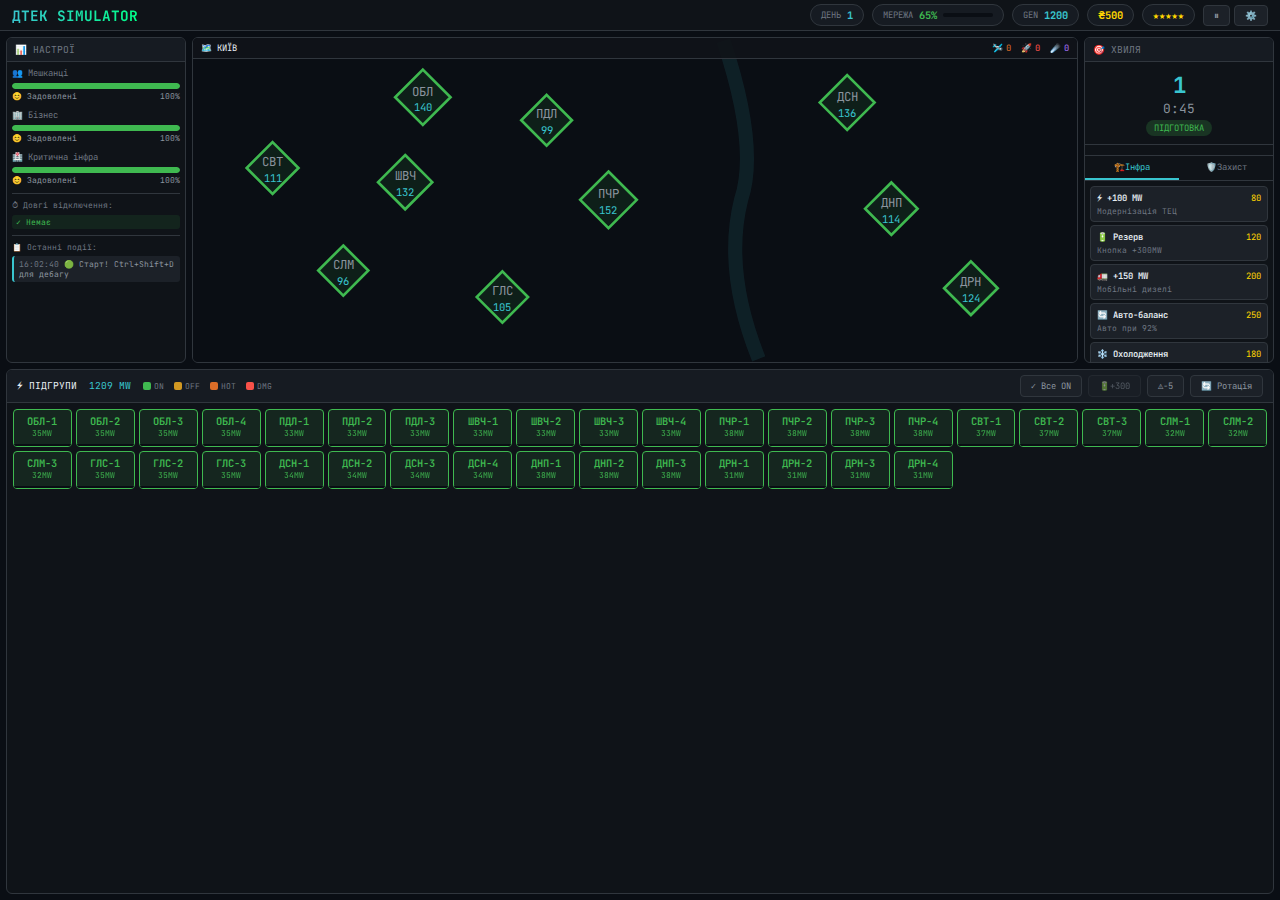
<file: dev/dtek_simulator_v7.html>
<!DOCTYPE html>
<html lang="uk">
<head>
    <meta charset="UTF-8">
    <meta name="viewport" content="width=device-width, initial-scale=1.0">
    <title>ДТЕК Simulator v7</title>
    <link href="https://fonts.googleapis.com/css2?family=JetBrains+Mono:wght@400;600;700&display=swap" rel="stylesheet">
    <style>
        :root {
            --bg-primary: #0a0e14;
            --bg-secondary: #0f1318;
            --bg-panel: #161b22;
            --bg-card: #1c2128;
            --border: #30363d;
            --text-primary: #e6edf3;
            --text-secondary: #8b949e;
            --text-muted: #6e7681;
            --accent-cyan: #39c5cf;
            --neon-green: #00ff88;
            --status-green: #3fb950;
            --status-yellow: #d29922;
            --status-orange: #db6d28;
            --status-red: #f85149;
            --status-purple: #a371f7;
            --ui-scale: 1;
        }
        * { margin: 0; padding: 0; box-sizing: border-box; }
        body {
            font-family: 'JetBrains Mono', monospace;
            background: var(--bg-primary);
            color: var(--text-primary);
            height: 100vh;
            display: flex;
            flex-direction: column;
            overflow: hidden;
            user-select: none;
            font-size: calc(12px * var(--ui-scale));
        }

        /* HEADER */
        .header {
            background: var(--bg-secondary);
            border-bottom: 1px solid var(--border);
            padding: 4px 12px;
            display: flex;
            justify-content: space-between;
            align-items: center;
            flex-shrink: 0;
        }
        .logo {
            font-weight: 700;
            font-size: 0.9rem;
            background: linear-gradient(90deg, var(--accent-cyan), var(--neon-green));
            -webkit-background-clip: text;
            -webkit-text-fill-color: transparent;
        }
        .header-stats { display: flex; gap: 8px; align-items: center; }
        .stat-pill {
            background: var(--bg-panel);
            border: 1px solid var(--border);
            border-radius: 12px;
            padding: 3px 10px;
            display: flex;
            align-items: center;
            gap: 6px;
            font-size: 0.65rem;
        }
        .stat-pill.danger { border-color: var(--status-red); animation: glow 1s infinite; }
        @keyframes glow {
            0%,100% { box-shadow: 0 0 5px rgba(248,81,73,0.3); }
            50% { box-shadow: 0 0 12px rgba(248,81,73,0.5); }
        }
        .stat-label { color: var(--text-muted); font-size: 0.55rem; }
        .stat-value { font-weight: 700; }
        .green { color: var(--status-green); }
        .yellow { color: var(--status-yellow); }
        .red { color: var(--status-red); }
        .cyan { color: var(--accent-cyan); }
        .gold { color: #ffd700; }
        .mini-bar { width: 50px; height: 4px; background: var(--bg-primary); border-radius: 2px; overflow: hidden; }
        .mini-bar-fill { height: 100%; transition: all 0.3s; }
        .btn-sm {
            background: var(--bg-card);
            border: 1px solid var(--border);
            color: var(--text-secondary);
            padding: 3px 10px;
            border-radius: 4px;
            cursor: pointer;
            font-family: inherit;
            font-size: 0.6rem;
        }
        .btn-sm:hover { border-color: var(--accent-cyan); color: var(--accent-cyan); }
        .header-buttons { display: flex; gap: 4px; }

        /* MAIN LAYOUT */
        .main-layout {
            flex: 1;
            display: flex;
            flex-direction: column;
            gap: 6px;
            padding: 6px;
            overflow: hidden;
        }
        .top-section {
            display: flex;
            gap: 6px;
            height: 38%;
            min-height: 180px;
        }
        .panel {
            background: var(--bg-secondary);
            border: 1px solid var(--border);
            border-radius: 6px;
            display: flex;
            flex-direction: column;
            overflow: hidden;
        }
        .panel-header {
            background: var(--bg-panel);
            padding: 5px 8px;
            border-bottom: 1px solid var(--border);
            font-size: 0.6rem;
            color: var(--text-muted);
            text-transform: uppercase;
            display: flex;
            justify-content: space-between;
            align-items: center;
            flex-shrink: 0;
        }
        .panel-content {
            flex: 1;
            overflow-y: auto;
            padding: 5px;
        }

        /* LEFT PANEL */
        .left-panel { width: 180px; flex-shrink: 0; }
        .mood-section { margin-bottom: 8px; }
        .mood-title { font-size: 0.55rem; color: var(--text-muted); margin-bottom: 4px; display: flex; align-items: center; gap: 4px; }
        .mood-bar-container { height: 6px; background: var(--bg-primary); border-radius: 3px; overflow: hidden; margin-bottom: 2px; }
        .mood-bar { height: 100%; transition: all 0.5s; border-radius: 3px; }
        .mood-bar.happy { background: var(--status-green); }
        .mood-bar.neutral { background: var(--status-yellow); }
        .mood-bar.angry { background: var(--status-orange); }
        .mood-bar.furious { background: var(--status-red); }
        .mood-value { font-size: 0.5rem; color: var(--text-secondary); display: flex; justify-content: space-between; }
        .outage-list { margin-top: 6px; border-top: 1px solid var(--border); padding-top: 6px; }
        .outage-title { font-size: 0.5rem; color: var(--text-muted); margin-bottom: 4px; }
        .outage-item { display: flex; justify-content: space-between; align-items: center; padding: 2px 4px; margin-bottom: 2px; border-radius: 3px; font-size: 0.5rem; }
        .outage-item.warn { background: rgba(210,153,34,0.15); color: var(--status-yellow); }
        .outage-item.danger { background: rgba(248,81,73,0.15); color: var(--status-red); }
        .outage-item.ok { background: rgba(63,185,80,0.1); color: var(--status-green); }
        .events-mini { border-top: 1px solid var(--border); margin-top: 6px; padding-top: 6px; }
        .event-item { background: var(--bg-card); padding: 3px 5px; border-radius: 3px; border-left: 2px solid var(--border); margin-bottom: 2px; font-size: 0.5rem; }
        .event-item.alert { border-left-color: var(--status-red); }
        .event-item.warning { border-left-color: var(--status-yellow); }
        .event-item.success { border-left-color: var(--status-green); }
        .event-item.info { border-left-color: var(--accent-cyan); }
        .event-time { color: var(--text-muted); }
        .event-text { color: var(--text-secondary); }

        /* MAP */
        .map-section { flex: 1; position: relative; }
        .map-header { position: absolute; top: 0; left: 0; right: 0; background: rgba(15,19,24,0.9); padding: 4px 8px; display: flex; justify-content: space-between; align-items: center; z-index: 10; border-bottom: 1px solid var(--border); font-size: 0.55rem; }
        .threats-display { display: flex; gap: 10px; }
        .threat-counter { display: flex; align-items: center; gap: 3px; }
        .threat-counter.shahed { color: var(--status-orange); }
        .threat-counter.rocket { color: var(--status-red); }
        .threat-counter.ballistic { color: var(--status-purple); }
        .kyiv-map { width: 100%; height: 100%; }
        .district-shape { fill: rgba(63,185,80,0.1); stroke: var(--status-green); stroke-width: 1.5; cursor: pointer; transition: all 0.2s; }
        .district-shape:hover { fill: rgba(63,185,80,0.2); stroke-width: 2; }
        .district-shape.warning { fill: rgba(210,153,34,0.12); stroke: var(--status-yellow); }
        .district-shape.danger { fill: rgba(248,81,73,0.15); stroke: var(--status-red); }
        .district-label { font-size: 7px; fill: var(--text-secondary); pointer-events: none; text-anchor: middle; }
        .district-power { font-size: 6px; fill: var(--accent-cyan); pointer-events: none; text-anchor: middle; }
        .attack-path { stroke-width: 2; stroke-dasharray: 4,2; fill: none; opacity: 0.7; }
        .attack-path.shahed { stroke: var(--status-orange); }
        .attack-path.rocket { stroke: var(--status-red); }

        /* RIGHT PANEL */
        .right-panel { width: 190px; flex-shrink: 0; }
        .wave-display { padding: 8px; text-align: center; border-bottom: 1px solid var(--border); }
        .wave-number { font-size: 1.4rem; font-weight: 700; color: var(--accent-cyan); }
        .wave-number.danger { color: var(--status-red); }
        .wave-timer { font-size: 0.8rem; color: var(--text-secondary); }
        .wave-phase { font-size: 0.55rem; margin-top: 3px; padding: 2px 8px; border-radius: 8px; display: inline-block; }
        .wave-phase.prep { background: rgba(63,185,80,0.2); color: var(--status-green); }
        .wave-phase.attack { background: rgba(248,81,73,0.2); color: var(--status-red); }
        .threat-slots { padding: 5px; max-height: 60px; overflow-y: auto; border-bottom: 1px solid var(--border); }
        .threat-slot { background: var(--bg-card); border-radius: 3px; padding: 3px 6px; margin-bottom: 2px; display: flex; align-items: center; gap: 6px; font-size: 0.5rem; }
        .threat-icon { font-size: 12px; }
        .threat-name { color: var(--text-primary); }
        .threat-target { color: var(--text-muted); }
        .upgrades-tabs { display: flex; border-bottom: 1px solid var(--border); }
        .upgrade-tab { flex: 1; background: none; border: none; color: var(--text-muted); padding: 5px; cursor: pointer; font-family: inherit; font-size: 0.55rem; border-bottom: 2px solid transparent; }
        .upgrade-tab:hover { color: var(--text-secondary); }
        .upgrade-tab.active { color: var(--accent-cyan); border-bottom-color: var(--accent-cyan); }
        .upgrades-list { padding: 5px; }
        .upgrade-item { background: var(--bg-card); border: 1px solid var(--border); border-radius: 4px; padding: 5px 6px; margin-bottom: 3px; cursor: pointer; font-size: 0.55rem; }
        .upgrade-item:hover:not(.bought):not(.locked) { border-color: var(--accent-cyan); }
        .upgrade-item.bought { border-color: var(--status-green); opacity: 0.6; }
        .upgrade-item.locked { opacity: 0.4; cursor: not-allowed; }
        .upgrade-header { display: flex; justify-content: space-between; }
        .upgrade-name { font-weight: 600; }
        .upgrade-cost { color: #ffd700; }
        .upgrade-desc { font-size: 0.5rem; color: var(--text-muted); margin-top: 2px; }

        /* BOTTOM */
        .bottom-section { flex: 1; display: flex; flex-direction: column; background: var(--bg-secondary); border: 1px solid var(--border); border-radius: 6px; overflow: hidden; }
        .controls-header { background: var(--bg-panel); padding: 5px 10px; border-bottom: 1px solid var(--border); display: flex; justify-content: space-between; align-items: center; font-size: 0.6rem; flex-shrink: 0; }
        .controls-header-left { display: flex; align-items: center; gap: 12px; }
        .controls-header-actions { display: flex; gap: 6px; }
        .action-btn { background: var(--bg-card); border: 1px solid var(--border); color: var(--text-secondary); padding: 4px 10px; border-radius: 4px; cursor: pointer; font-family: inherit; font-size: 0.55rem; }
        .action-btn:hover { border-color: var(--accent-cyan); color: var(--accent-cyan); }
        .action-btn.success:hover { border-color: var(--status-green); color: var(--status-green); }
        .action-btn.danger:hover { border-color: var(--status-red); color: var(--status-red); }
        .action-btn:disabled { opacity: 0.5; cursor: not-allowed; }
        .legend { display: flex; gap: 10px; font-size: 0.5rem; color: var(--text-muted); }
        .legend-item { display: flex; align-items: center; gap: 3px; }
        .legend-dot { width: 8px; height: 8px; border-radius: 2px; }
        .legend-dot.on { background: var(--status-green); }
        .legend-dot.off { background: var(--status-yellow); }
        .legend-dot.hot { background: var(--status-orange); }
        .legend-dot.dmg { background: var(--status-red); }
        .subgroups-container { flex: 1; overflow-y: auto; padding: 6px; }
        .subgroups-grid { display: grid; grid-template-columns: repeat(auto-fill, minmax(58px, 1fr)); gap: 4px; }
        .subgroup-btn { background: rgba(63,185,80,0.12); border: 1px solid var(--status-green); border-radius: 4px; padding: 4px 2px; cursor: pointer; font-family: inherit; font-size: 0.6rem; font-weight: 600; color: var(--status-green); transition: all 0.1s; display: flex; flex-direction: column; align-items: center; position: relative; min-height: 38px; }
        .subgroup-btn:hover:not(.damaged) { transform: scale(1.03); box-shadow: 0 0 8px rgba(63,185,80,0.3); }
        .subgroup-btn.off { background: rgba(210,153,34,0.12); border-color: var(--status-yellow); color: var(--status-yellow); }
        .subgroup-btn.damaged { background: rgba(248,81,73,0.15); border-color: var(--status-red); color: var(--status-red); cursor: not-allowed; }
        .subgroup-btn.overheated { background: rgba(219,109,40,0.15); border-color: var(--status-orange); color: var(--status-orange); }
        .subgroup-btn.angry { border-color: var(--status-red); box-shadow: 0 0 6px rgba(248,81,73,0.4); }
        .subgroup-id { font-size: 0.65rem; }
        .subgroup-power { font-size: 0.5rem; opacity: 0.8; }
        .subgroup-status { position: absolute; top: 2px; right: 2px; font-size: 8px; }
        .fatigue-bar { position: absolute; bottom: 0; left: 0; right: 0; height: 2px; background: var(--bg-primary); border-radius: 0 0 3px 3px; }
        .fatigue-fill { height: 100%; transition: width 0.3s, background 0.3s; }
        .fatigue-fill.ok { background: var(--status-green); }
        .fatigue-fill.warn { background: var(--status-yellow); }
        .fatigue-fill.danger { background: var(--status-orange); }
        .fatigue-fill.critical { background: var(--status-red); }

        /* TOOLTIP */
        .tooltip { position: fixed; background: var(--bg-panel); border: 1px solid var(--border); border-radius: 6px; padding: 8px; z-index: 100; pointer-events: none; display: none; max-width: 200px; font-size: 0.55rem; }
        .tooltip.active { display: block; }
        .tooltip-title { font-weight: 700; color: var(--accent-cyan); margin-bottom: 4px; }
        .tooltip-row { display: flex; justify-content: space-between; margin: 2px 0; }
        .tooltip-label { color: var(--text-muted); }

        /* OVERLAYS */
        .overlay { position: fixed; inset: 0; background: rgba(0,0,0,0.9); display: none; justify-content: center; align-items: center; flex-direction: column; z-index: 200; }
        .overlay.active { display: flex; }
        .overlay-title { font-size: 2rem; font-weight: 700; margin-bottom: 12px; }
        .overlay-title.defeat { color: var(--status-red); }
        .overlay-title.victory { color: var(--neon-green); }
        .overlay-stats { color: var(--text-secondary); text-align: center; margin-bottom: 20px; line-height: 1.6; }
        .overlay-btn { background: var(--accent-cyan); border: none; color: var(--bg-primary); padding: 10px 30px; border-radius: 6px; font-family: inherit; font-size: 0.85rem; cursor: pointer; }
        .overload-banner { position: fixed; top: 50%; left: 50%; transform: translate(-50%,-50%); background: rgba(248,81,73,0.95); color: white; padding: 14px 28px; border-radius: 8px; font-size: 1rem; font-weight: 700; z-index: 150; display: none; text-align: center; }
        .overload-banner.active { display: block; animation: glow 0.5s infinite; }
        .explosion { position: absolute; width: 30px; height: 30px; border-radius: 50%; background: radial-gradient(circle, rgba(255,200,50,0.9), rgba(248,81,73,0.5) 50%, transparent 70%); animation: explode 0.4s forwards; pointer-events: none; z-index: 25; }
        @keyframes explode { 0% { transform: translate(-50%,-50%) scale(0); opacity: 1; } 100% { transform: translate(-50%,-50%) scale(2.5); opacity: 0; } }

        /* ========== SETTINGS MODAL ========== */
        .settings-overlay {
            position: fixed;
            inset: 0;
            background: rgba(0,0,0,0.8);
            display: none;
            justify-content: center;
            align-items: center;
            z-index: 300;
        }
        .settings-overlay.active { display: flex; }

        .settings-modal {
            background: var(--bg-secondary);
            border: 1px solid var(--border);
            border-radius: 12px;
            width: 500px;
            max-height: 80vh;
            display: flex;
            flex-direction: column;
            box-shadow: 0 20px 60px rgba(0,0,0,0.5);
        }

        .settings-header {
            display: flex;
            justify-content: space-between;
            align-items: center;
            padding: 12px 16px;
            border-bottom: 1px solid var(--border);
            background: var(--bg-panel);
            border-radius: 12px 12px 0 0;
        }

        .settings-title {
            font-size: 1rem;
            font-weight: 700;
            color: var(--accent-cyan);
        }

        .settings-close {
            background: none;
            border: none;
            color: var(--text-muted);
            font-size: 1.2rem;
            cursor: pointer;
            padding: 4px 8px;
            border-radius: 4px;
        }
        .settings-close:hover { background: var(--bg-card); color: var(--text-primary); }

        .settings-tabs {
            display: flex;
            border-bottom: 1px solid var(--border);
            background: var(--bg-panel);
        }

        .settings-tab {
            flex: 1;
            background: none;
            border: none;
            color: var(--text-muted);
            padding: 10px;
            cursor: pointer;
            font-family: inherit;
            font-size: 0.75rem;
            border-bottom: 2px solid transparent;
            transition: all 0.2s;
        }
        .settings-tab:hover { color: var(--text-secondary); background: var(--bg-card); }
        .settings-tab.active { color: var(--accent-cyan); border-bottom-color: var(--accent-cyan); }
        .settings-tab.debug { color: var(--status-red); }
        .settings-tab.debug.active { border-bottom-color: var(--status-red); }

        .settings-content {
            flex: 1;
            overflow-y: auto;
            padding: 16px;
        }

        .settings-section {
            margin-bottom: 16px;
        }

        .settings-section-title {
            font-size: 0.7rem;
            color: var(--text-muted);
            text-transform: uppercase;
            margin-bottom: 8px;
            padding-bottom: 4px;
            border-bottom: 1px solid var(--border);
        }

        .setting-row {
            display: flex;
            justify-content: space-between;
            align-items: center;
            padding: 8px 0;
            border-bottom: 1px solid rgba(48,54,61,0.5);
        }

        .setting-label {
            font-size: 0.75rem;
            color: var(--text-primary);
        }

        .setting-desc {
            font-size: 0.6rem;
            color: var(--text-muted);
            margin-top: 2px;
        }

        .setting-control {
            display: flex;
            align-items: center;
            gap: 8px;
        }

        /* Select */
        .setting-select {
            background: var(--bg-card);
            border: 1px solid var(--border);
            color: var(--text-primary);
            padding: 5px 10px;
            border-radius: 4px;
            font-family: inherit;
            font-size: 0.7rem;
            cursor: pointer;
            min-width: 120px;
        }
        .setting-select:focus { outline: none; border-color: var(--accent-cyan); }

        /* Slider */
        .setting-slider {
            -webkit-appearance: none;
            width: 120px;
            height: 4px;
            background: var(--bg-card);
            border-radius: 2px;
            outline: none;
        }
        .setting-slider::-webkit-slider-thumb {
            -webkit-appearance: none;
            width: 14px;
            height: 14px;
            background: var(--accent-cyan);
            border-radius: 50%;
            cursor: pointer;
        }

        .slider-value {
            font-size: 0.7rem;
            color: var(--accent-cyan);
            min-width: 40px;
            text-align: right;
        }

        /* Checkbox */
        .setting-checkbox {
            position: relative;
            width: 36px;
            height: 20px;
            background: var(--bg-card);
            border-radius: 10px;
            cursor: pointer;
            transition: background 0.2s;
        }
        .setting-checkbox.active { background: var(--status-green); }
        .setting-checkbox::after {
            content: '';
            position: absolute;
            top: 2px;
            left: 2px;
            width: 16px;
            height: 16px;
            background: var(--text-primary);
            border-radius: 50%;
            transition: transform 0.2s;
        }
        .setting-checkbox.active::after { transform: translateX(16px); }

        /* Custom sliders section */
        .custom-difficulty {
            display: none;
            padding: 10px;
            background: var(--bg-card);
            border-radius: 6px;
            margin-top: 8px;
        }
        .custom-difficulty.active { display: block; }

        .custom-slider-row {
            display: flex;
            justify-content: space-between;
            align-items: center;
            padding: 6px 0;
        }

        /* Debug warning */
        .debug-warning {
            background: rgba(248,81,73,0.15);
            border: 1px solid var(--status-red);
            border-radius: 6px;
            padding: 10px;
            margin-bottom: 12px;
            text-align: center;
        }
        .debug-warning-icon { font-size: 1.5rem; }
        .debug-warning-text { font-size: 0.7rem; color: var(--status-red); margin-top: 4px; }

        /* Cheat buttons */
        .cheat-buttons {
            display: grid;
            grid-template-columns: repeat(2, 1fr);
            gap: 6px;
            margin-top: 8px;
        }

        .cheat-btn {
            background: var(--bg-card);
            border: 1px solid var(--border);
            color: var(--text-secondary);
            padding: 8px;
            border-radius: 4px;
            cursor: pointer;
            font-family: inherit;
            font-size: 0.65rem;
            transition: all 0.2s;
        }
        .cheat-btn:hover { border-color: var(--status-purple); color: var(--status-purple); }
        .cheat-btn.danger { border-color: var(--status-red); color: var(--status-red); }
        .cheat-btn.danger:hover { background: rgba(248,81,73,0.2); }

        /* Spawn controls */
        .spawn-controls {
            display: flex;
            gap: 8px;
            align-items: center;
            margin-top: 8px;
        }

        .spawn-input {
            background: var(--bg-card);
            border: 1px solid var(--border);
            color: var(--text-primary);
            padding: 5px 8px;
            border-radius: 4px;
            font-family: inherit;
            font-size: 0.7rem;
            width: 50px;
        }

        .spawn-btn {
            background: var(--status-orange);
            border: none;
            color: white;
            padding: 6px 12px;
            border-radius: 4px;
            cursor: pointer;
            font-family: inherit;
            font-size: 0.7rem;
        }
        .spawn-btn:hover { background: var(--status-red); }

        /* Settings footer */
        .settings-footer {
            display: flex;
            justify-content: flex-end;
            gap: 8px;
            padding: 12px 16px;
            border-top: 1px solid var(--border);
            background: var(--bg-panel);
            border-radius: 0 0 12px 12px;
        }

        .settings-btn {
            padding: 8px 16px;
            border-radius: 6px;
            font-family: inherit;
            font-size: 0.75rem;
            cursor: pointer;
            border: 1px solid var(--border);
            transition: all 0.2s;
        }

        .settings-btn.cancel {
            background: var(--bg-card);
            color: var(--text-secondary);
        }
        .settings-btn.cancel:hover { border-color: var(--text-muted); }

        .settings-btn.apply {
            background: var(--status-green);
            color: white;
            border-color: var(--status-green);
        }
        .settings-btn.apply:hover { background: #45c95a; }

        .settings-btn.save-default {
            background: var(--bg-card);
            color: var(--accent-cyan);
            border-color: var(--accent-cyan);
        }

        /* FPS Counter */
        .fps-counter {
            position: fixed;
            top: 40px;
            right: 10px;
            background: rgba(0,0,0,0.7);
            color: var(--neon-green);
            padding: 4px 8px;
            border-radius: 4px;
            font-size: 0.7rem;
            z-index: 100;
            display: none;
        }
        .fps-counter.active { display: block; }

        /* Dev Console */
        .dev-console {
            position: fixed;
            bottom: 0;
            left: 0;
            right: 0;
            height: 150px;
            background: rgba(10,14,20,0.95);
            border-top: 1px solid var(--border);
            z-index: 100;
            display: none;
            flex-direction: column;
        }
        .dev-console.active { display: flex; }
        .console-header {
            display: flex;
            justify-content: space-between;
            padding: 4px 8px;
            background: var(--bg-panel);
            border-bottom: 1px solid var(--border);
            font-size: 0.6rem;
        }
        .console-content {
            flex: 1;
            overflow-y: auto;
            padding: 8px;
            font-size: 0.6rem;
            color: var(--text-secondary);
        }
        .console-line { margin-bottom: 2px; }
        .console-line.error { color: var(--status-red); }
        .console-line.warn { color: var(--status-yellow); }
        .console-line.info { color: var(--accent-cyan); }
    
     .kyiv-map {
        width: 100%;
        height: 100%;
        background: #0a0e14;
      }
      .leaflet-popup-content-wrapper {
        background: var(--bg-panel);
        color: var(--text-primary);
        border: 1px solid var(--border);
      }
      .leaflet-popup-tip {
        background: var(--bg-panel);
      }
      .house-marker {
        transition: all 0.3s;
      }
    </style>
</head>
<body>
    <header class="header">
        <div class="logo">ДТЕК SIMULATOR</div>
        <div class="header-stats">
            <div class="stat-pill">
                <span class="stat-label">ДЕНЬ</span>
                <span class="stat-value cyan" id="day-num">1</span>
            </div>
            <div class="stat-pill" id="load-pill">
                <span class="stat-label">МЕРЕЖА</span>
                <span class="stat-value green" id="load-value">68%</span>
                <div class="mini-bar"><div class="mini-bar-fill green" id="load-bar" style="width:68%"></div></div>
            </div>
            <div class="stat-pill">
                <span class="stat-label">GEN</span>
                <span class="stat-value cyan" id="gen-value">1200</span>
            </div>
            <div class="stat-pill">
                <span class="stat-value gold">₴<span id="money-value">500</span></span>
            </div>
            <div class="stat-pill">
                <span class="stat-value gold" id="reputation">★★★☆☆</span>
            </div>
            <div class="header-buttons">
                <button class="btn-sm" onclick="togglePause()" id="pause-btn">⏸</button>
                <button class="btn-sm" onclick="openSettings()">⚙️</button>
            </div>
        </div>
    </header>

    <div class="main-layout">
        <div class="top-section">
            <div class="panel left-panel">
                <div class="panel-header">📊 НАСТРОЇ</div>
                <div class="panel-content">
                    <div class="mood-section">
                        <div class="mood-title">👥 Мешканці</div>
                        <div class="mood-bar-container"><div class="mood-bar happy" id="mood-residents" style="width:80%"></div></div>
                        <div class="mood-value"><span id="mood-residents-text">😊 Задоволені</span><span id="mood-residents-val">80%</span></div>
                    </div>
                    <div class="mood-section">
                        <div class="mood-title">🏢 Бізнес</div>
                        <div class="mood-bar-container"><div class="mood-bar happy" id="mood-business" style="width:75%"></div></div>
                        <div class="mood-value"><span id="mood-business-text">😊 Задоволені</span><span id="mood-business-val">75%</span></div>
                    </div>
                    <div class="mood-section">
                        <div class="mood-title">🏥 Критична інфра</div>
                        <div class="mood-bar-container"><div class="mood-bar happy" id="mood-critical" style="width:95%"></div></div>
                        <div class="mood-value"><span id="mood-critical-text">✓ Стабільно</span><span id="mood-critical-val">95%</span></div>
                    </div>
                    <div class="outage-list">
                        <div class="outage-title">⏱ Довгі відключення:</div>
                        <div id="outage-list"></div>
                    </div>
                    <div class="events-mini">
                        <div class="outage-title">📋 Останні події:</div>
                        <div id="events-list"></div>
                    </div>
                </div>
            </div>

            <div class="panel map-section" id="map-section">
                <div class="map-header">
                    <span>🗺️ КИЇВ</span>
                    <div class="threats-display">
                        <span class="threat-counter shahed">🛩️<span id="cnt-shahed">0</span></span>
                        <span class="threat-counter rocket">🚀<span id="cnt-rocket">0</span></span>
                        <span class="threat-counter ballistic">☄️<span id="cnt-ball">0</span></span>
                    </div>
                </div>
                <svg class="kyiv-map" viewBox="0 0 500 180" id="kyiv-svg">
                    <path d="M300,0 Q320,60 310,90 Q300,130 320,180" stroke="var(--accent-cyan)" stroke-width="8" fill="none" opacity="0.1"/>
                    <g id="districts-layer"></g>
                    <g id="attacks-layer"></g>
                </svg>
            </div>

            <div class="panel right-panel">
                <div class="panel-header">🎯 ХВИЛЯ</div>
                <div class="wave-display">
                    <div class="wave-number" id="wave-num">1</div>
                    <div class="wave-timer" id="wave-timer">0:45</div>
                    <div class="wave-phase prep" id="wave-phase">ПІДГОТОВКА</div>
                </div>
                <div class="threat-slots" id="threat-slots"></div>
                <div class="upgrades-tabs">
                    <button class="upgrade-tab active" data-tab="infra" onclick="showTab('infra')">🏗️Інфра</button>
                    <button class="upgrade-tab" data-tab="defense" onclick="showTab('defense')">🛡️Захист</button>
                </div>
                <div class="panel-content upgrades-list" id="upgrades-list"></div>
            </div>
        </div>

        <div class="bottom-section">
            <div class="controls-header">
                <div class="controls-header-left">
                    <span>⚡ ПІДГРУПИ</span>
                    <span style="color:var(--accent-cyan)" id="total-power">0 MW</span>
                    <div class="legend">
                        <div class="legend-item"><div class="legend-dot on"></div>ON</div>
                        <div class="legend-item"><div class="legend-dot off"></div>OFF</div>
                        <div class="legend-item"><div class="legend-dot hot"></div>HOT</div>
                        <div class="legend-item"><div class="legend-dot dmg"></div>DMG</div>
                    </div>
                </div>
                <div class="controls-header-actions">
                    <button class="action-btn success" onclick="enableAll()">✓ Все ON</button>
                    <button class="action-btn" onclick="useReserve()" id="reserve-btn" disabled>🔋+300</button>
                    <button class="action-btn danger" onclick="emergencyOff()">⚠-5</button>
                    <button class="action-btn" onclick="rotateGroups()">🔄 Ротація</button>
                </div>
            </div>
            <div class="subgroups-container">
                <div class="subgroups-grid" id="subgroups-grid"></div>
            </div>
        </div>
    </div>

    <!-- Settings Modal -->
    <div class="settings-overlay" id="settings-overlay" onclick="closeSettingsOutside(event)">
        <div class="settings-modal" onclick="event.stopPropagation()">
            <div class="settings-header">
                <span class="settings-title">⚙️ Налаштування</span>
                <button class="settings-close" onclick="closeSettings()">✕</button>
            </div>
            
            <div class="settings-tabs">
                <button class="settings-tab active" data-stab="game" onclick="showSettingsTab('game')">🎮 Гра</button>
                <button class="settings-tab" data-stab="graphics" onclick="showSettingsTab('graphics')">🖥️ Графіка</button>
                <button class="settings-tab debug" data-stab="debug" onclick="showSettingsTab('debug')" id="debug-tab" style="display:none">🔧 Дебаг</button>
            </div>

            <div class="settings-content" id="settings-content">
                <!-- Game Tab -->
                <div class="settings-tab-content" id="tab-game">
                    <div class="settings-section">
                        <div class="settings-section-title">Складність</div>
                        <div class="setting-row">
                            <div>
                                <div class="setting-label">Рівень складності</div>
                                <div class="setting-desc">Впливає на частоту атак та шкоду</div>
                            </div>
                            <select class="setting-select" id="difficulty" onchange="onDifficultyChange()">
                                <option value="easy">Легка</option>
                                <option value="normal" selected>Нормальна</option>
                                <option value="hard">Важка</option>
                                <option value="custom">Кастом</option>
                            </select>
                        </div>
                        <div class="custom-difficulty" id="custom-difficulty">
                            <div class="custom-slider-row">
                                <span class="setting-label">Частота атак</span>
                                <div class="setting-control">
                                    <input type="range" class="setting-slider" id="attack-freq" min="50" max="200" value="100">
                                    <span class="slider-value" id="attack-freq-val">100%</span>
                                </div>
                            </div>
                            <div class="custom-slider-row">
                                <span class="setting-label">Шкода ворогів</span>
                                <div class="setting-control">
                                    <input type="range" class="setting-slider" id="enemy-dmg" min="50" max="200" value="100">
                                    <span class="slider-value" id="enemy-dmg-val">100%</span>
                                </div>
                            </div>
                            <div class="custom-slider-row">
                                <span class="setting-label">Час ремонту</span>
                                <div class="setting-control">
                                    <input type="range" class="setting-slider" id="repair-time" min="50" max="200" value="100">
                                    <span class="slider-value" id="repair-time-val">100%</span>
                                </div>
                            </div>
                        </div>
                    </div>

                    <div class="settings-section">
                        <div class="settings-section-title">Швидкість</div>
                        <div class="setting-row">
                            <div>
                                <div class="setting-label">Швидкість гри</div>
                                <div class="setting-desc">Прискорення ігрового часу</div>
                            </div>
                            <div class="setting-control">
                                <input type="range" class="setting-slider" id="game-speed" min="25" max="200" value="100" step="25">
                                <span class="slider-value" id="game-speed-val">1x</span>
                            </div>
                        </div>
                    </div>

                    <div class="settings-section">
                        <div class="settings-section-title">Автоматизація</div>
                        <div class="setting-row">
                            <div>
                                <div class="setting-label">Автопауза при загрозах</div>
                                <div class="setting-desc">Пауза при початку хвилі</div>
                            </div>
                            <div class="setting-checkbox" id="autopause" onclick="toggleCheckbox(this)"></div>
                        </div>
                        <div class="setting-row">
                            <div>
                                <div class="setting-label">Автозбереження</div>
                            </div>
                            <select class="setting-select" id="autosave">
                                <option value="off">Вимкнено</option>
                                <option value="5">Кожні 5 хв</option>
                                <option value="15" selected>Кожні 15 хв</option>
                            </select>
                        </div>
                    </div>
                </div>

                <!-- Graphics Tab -->
                <div class="settings-tab-content" id="tab-graphics" style="display:none">
                    <div class="settings-section">
                        <div class="settings-section-title">Інтерфейс</div>
                        <div class="setting-row">
                            <div>
                                <div class="setting-label">Масштаб UI</div>
                                <div class="setting-desc">Розмір всього інтерфейсу</div>
                            </div>
                            <div class="setting-control">
                                <input type="range" class="setting-slider" id="ui-scale" min="75" max="150" value="100" step="5">
                                <span class="slider-value" id="ui-scale-val">100%</span>
                            </div>
                        </div>
                        <div class="setting-row">
                            <div>
                                <div class="setting-label">Розмір шрифтів</div>
                            </div>
                            <select class="setting-select" id="font-size">
                                <option value="small">Маленький</option>
                                <option value="normal" selected>Нормальний</option>
                                <option value="large">Великий</option>
                                <option value="extra">Екстра</option>
                            </select>
                        </div>
                    </div>

                    <div class="settings-section">
                        <div class="settings-section-title">Відображення</div>
                        <div class="setting-row">
                            <div>
                                <div class="setting-label">Детальна статистика</div>
                                <div class="setting-desc">Показувати додаткові цифри</div>
                            </div>
                            <div class="setting-checkbox" id="detailed-stats" onclick="toggleCheckbox(this)"></div>
                        </div>
                        <div class="setting-row">
                            <div>
                                <div class="setting-label">Тултіпи підгруп</div>
                                <div class="setting-desc">Вулиці при наведенні</div>
                            </div>
                            <div class="setting-checkbox active" id="show-tooltips" onclick="toggleCheckbox(this)"></div>
                        </div>
                        <div class="setting-row">
                            <div>
                                <div class="setting-label">Якість графіки</div>
                            </div>
                            <select class="setting-select" id="gfx-quality">
                                <option value="low">Низька</option>
                                <option value="medium" selected>Середня</option>
                                <option value="high">Висока</option>
                            </select>
                        </div>
                    </div>

                    <div class="settings-section">
                        <div class="settings-section-title">Продуктивність</div>
                        <div class="setting-row">
                            <div>
                                <div class="setting-label">FPS ліміт</div>
                            </div>
                            <div class="setting-control">
                                <input type="range" class="setting-slider" id="fps-limit" min="30" max="120" value="60" step="10">
                                <span class="slider-value" id="fps-limit-val">60</span>
                            </div>
                        </div>
                        <div class="setting-row">
                            <div>
                                <div class="setting-label">Повноекранний режим</div>
                            </div>
                            <button class="action-btn" onclick="toggleFullscreen()">Увімкнути</button>
                        </div>
                    </div>
                </div>

                <!-- Debug Tab -->
                <div class="settings-tab-content" id="tab-debug" style="display:none">
                    <div class="debug-warning">
                        <div class="debug-warning-icon">⚠️</div>
                        <div class="debug-warning-text">Тільки для тестування! Використання чітів вимкне досягнення.</div>
                    </div>

                    <div class="settings-section">
                        <div class="settings-section-title">Режими</div>
                        <div class="setting-row">
                            <div>
                                <div class="setting-label">Режим Бога</div>
                                <div class="setting-desc">Невразливість, нескінченна енергія</div>
                            </div>
                            <div class="setting-checkbox" id="god-mode" onclick="toggleCheckbox(this)"></div>
                        </div>
                        <div class="setting-row">
                            <div>
                                <div class="setting-label">FPS Counter</div>
                            </div>
                            <div class="setting-checkbox" id="fps-counter" onclick="toggleCheckbox(this); toggleFPS()"></div>
                        </div>
                        <div class="setting-row">
                            <div>
                                <div class="setting-label">Dev Console</div>
                            </div>
                            <div class="setting-checkbox" id="dev-console" onclick="toggleCheckbox(this); toggleConsole()"></div>
                        </div>
                    </div>

                    <div class="settings-section">
                        <div class="settings-section-title">Швидкий спавн ворога</div>
                        <div class="setting-row">
                            <select class="setting-select" id="spawn-type" style="min-width:150px">
                                <option value="shahed136">Шахед-136</option>
                                <option value="geran2">Геран-2</option>
                                <option value="swarm">Рій дронів</option>
                                <option value="kalibr">Калібр</option>
                                <option value="x101">Х-101</option>
                                <option value="iskander">Іскандер</option>
                                <option value="kinzhal">Кинджал</option>
                            </select>
                            <div class="spawn-controls">
                                <input type="number" class="spawn-input" id="spawn-count" value="3" min="1" max="50">
                                <button class="spawn-btn" onclick="debugSpawn()">Спавн</button>
                            </div>
                        </div>
                    </div>

                    <div class="settings-section">
                        <div class="settings-section-title">Чіти</div>
                        <div class="cheat-buttons">
                            <button class="cheat-btn" onclick="cheat('money')">+10k ₴</button>
                            <button class="cheat-btn" onclick="cheat('reputation')">Max Репутація</button>
                            <button class="cheat-btn" onclick="cheat('unlock')">Unlock All</button>
                            <button class="cheat-btn" onclick="cheat('repair')">Ремонт всього</button>
                            <button class="cheat-btn" onclick="cheat('cooldown')">Скинути нагрів</button>
                            <button class="cheat-btn" onclick="cheat('skip')">Пропустити хвилю</button>
                        </div>
                        <div style="margin-top:12px">
                            <button class="cheat-btn danger" onclick="cheat('reset')" style="width:100%">🔄 Обнулення статів (скидання гри)</button>
                        </div>
                    </div>

                    <div class="settings-section">
                        <div class="settings-section-title">Швидкий час</div>
                        <div class="setting-row">
                            <div class="setting-label">Прискорення (до 100x)</div>
                            <div class="setting-control">
                                <input type="range" class="setting-slider" id="time-accel" min="1" max="100" value="1">
                                <span class="slider-value" id="time-accel-val">1x</span>
                            </div>
                        </div>
                    </div>
                </div>
            </div>

            <div class="settings-footer">
                <button class="settings-btn save-default" onclick="saveAsDefault()">💾 Зберегти як дефолт</button>
                <button class="settings-btn cancel" onclick="closeSettings()">Скасувати</button>
                <button class="settings-btn apply" onclick="applySettings()">✓ Застосувати</button>
            </div>
        </div>
    </div>

    <!-- FPS Counter -->
    <div class="fps-counter" id="fps-display">FPS: 60</div>

    <!-- Dev Console -->
    <div class="dev-console" id="dev-console-panel">
        <div class="console-header">
            <span>🔧 Developer Console</span>
            <button class="btn-sm" onclick="clearConsole()">Clear</button>
        </div>
        <div class="console-content" id="console-content"></div>
    </div>

    <div class="tooltip" id="tooltip"></div>
    <div class="overlay" id="game-overlay">
        <div class="overlay-title" id="overlay-title">БЛЕКАУТ</div>
        <div class="overlay-stats" id="overlay-stats"></div>
        <button class="overlay-btn" onclick="location.reload()">🔄 Знову</button>
    </div>
    <div class="overload-banner" id="overload-banner">⚠️ ПЕРЕВАНТАЖЕННЯ!</div>

<script>
// ========== SETTINGS ==========
const Settings = {
    difficulty: 'normal',
    attackFreq: 100,
    enemyDmg: 100,
    repairTimeMod: 100,
    gameSpeed: 100,
    autopause: false,
    autosave: '15',
    uiScale: 100,
    fontSize: 'normal',
    detailedStats: false,
    showTooltips: true,
    gfxQuality: 'medium',
    fpsLimit: 60,
    godMode: false,
    fpsCounter: false,
    devConsole: false,
    timeAccel: 1
};

let devMode = false;

// Check for dev mode (Ctrl+Shift+D)
document.addEventListener('keydown', e => {
    if(e.ctrlKey && e.shiftKey && e.key === 'D'){
        devMode = !devMode;
        document.getElementById('debug-tab').style.display = devMode ? 'block' : 'none';
        consoleLog(devMode ? 'Dev mode enabled' : 'Dev mode disabled', 'info');
    }
});

function openSettings(){
    document.getElementById('settings-overlay').classList.add('active');
    G.paused = true;
    document.getElementById('pause-btn').textContent = '▶';
}

function closeSettings(){
    document.getElementById('settings-overlay').classList.remove('active');
}

function closeSettingsOutside(e){
    if(e.target.id === 'settings-overlay') closeSettings();
}

function showSettingsTab(tab){
    document.querySelectorAll('.settings-tab').forEach(t => t.classList.toggle('active', t.dataset.stab === tab));
    document.querySelectorAll('.settings-tab-content').forEach(c => c.style.display = 'none');
    document.getElementById('tab-' + tab).style.display = 'block';
}

function toggleCheckbox(el){
    el.classList.toggle('active');
}

function onDifficultyChange(){
    const val = document.getElementById('difficulty').value;
    document.getElementById('custom-difficulty').classList.toggle('active', val === 'custom');
}

function applySettings(){
    // Game settings
    Settings.difficulty = document.getElementById('difficulty').value;
    Settings.gameSpeed = parseInt(document.getElementById('game-speed').value);
    Settings.autopause = document.getElementById('autopause').classList.contains('active');
    Settings.autosave = document.getElementById('autosave').value;
    
    if(Settings.difficulty === 'custom'){
        Settings.attackFreq = parseInt(document.getElementById('attack-freq').value);
        Settings.enemyDmg = parseInt(document.getElementById('enemy-dmg').value);
        Settings.repairTimeMod = parseInt(document.getElementById('repair-time').value);
    } else {
        const presets = { easy: [70,70,70], normal: [100,100,100], hard: [150,150,130] };
        [Settings.attackFreq, Settings.enemyDmg, Settings.repairTimeMod] = presets[Settings.difficulty] || presets.normal;
    }
    
    // Graphics settings
    Settings.uiScale = parseInt(document.getElementById('ui-scale').value);
    Settings.fontSize = document.getElementById('font-size').value;
    Settings.detailedStats = document.getElementById('detailed-stats').classList.contains('active');
    Settings.showTooltips = document.getElementById('show-tooltips').classList.contains('active');
    Settings.gfxQuality = document.getElementById('gfx-quality').value;
    Settings.fpsLimit = parseInt(document.getElementById('fps-limit').value);
    
    // Debug settings
    if(devMode){
        Settings.godMode = document.getElementById('god-mode').classList.contains('active');
        Settings.timeAccel = parseInt(document.getElementById('time-accel').value);
    }
    
    // Apply UI scale
    document.documentElement.style.setProperty('--ui-scale', Settings.uiScale / 100);
    
    // Apply font size
    const fontSizes = { small: 10, normal: 12, large: 14, extra: 16 };
    document.body.style.fontSize = (fontSizes[Settings.fontSize] * Settings.uiScale / 100) + 'px';
    
    consoleLog('Settings applied', 'info');
    closeSettings();
}

function saveAsDefault(){
    localStorage.setItem('dtek-settings', JSON.stringify(Settings));
    consoleLog('Settings saved as default', 'info');
    alert('Налаштування збережено!');
}

function loadSettings(){
    const saved = localStorage.getItem('dtek-settings');
    if(saved){
        Object.assign(Settings, JSON.parse(saved));
        applySettings();
    }
}

// Update slider values
document.querySelectorAll('.setting-slider').forEach(slider => {
    slider.addEventListener('input', function(){
        const valEl = document.getElementById(this.id + '-val');
        if(valEl){
            if(this.id === 'game-speed'){
                valEl.textContent = (this.value / 100).toFixed(2) + 'x';
            } else if(this.id === 'time-accel'){
                valEl.textContent = this.value + 'x';
            } else if(this.id === 'fps-limit'){
                valEl.textContent = this.value;
            } else {
                valEl.textContent = this.value + '%';
            }
        }
    });
});

// ========== DEBUG FUNCTIONS ==========
let fpsFrames = 0;
let fpsLastTime = performance.now();

function toggleFPS(){
    Settings.fpsCounter = document.getElementById('fps-counter').classList.contains('active');
    document.getElementById('fps-display').classList.toggle('active', Settings.fpsCounter);
}

function toggleConsole(){
    Settings.devConsole = document.getElementById('dev-console').classList.contains('active');
    document.getElementById('dev-console-panel').classList.toggle('active', Settings.devConsole);
}

function consoleLog(msg, type = 'info'){
    if(!Settings.devConsole) return;
    const content = document.getElementById('console-content');
    const time = new Date().toLocaleTimeString();
    content.insertAdjacentHTML('beforeend', `<div class="console-line ${type}">[${time}] ${msg}</div>`);
    content.scrollTop = content.scrollHeight;
}

function clearConsole(){
    document.getElementById('console-content').innerHTML = '';
}

function debugSpawn(){
    const type = document.getElementById('spawn-type').value;
    const count = parseInt(document.getElementById('spawn-count').value) || 1;
    for(let i = 0; i < count; i++){
        const tmpl = THREATS.find(t => t.id === type) || THREATS[0];
        const targetId = DISTRICTS[Math.floor(Math.random() * DISTRICTS.length)].id;
        const target = DISTRICTS.find(d => d.id === targetId);
        G.wave.threats.push({
            id: Date.now() + Math.random(),
            ...tmpl,
            targetId,
            x: -20, y: Math.random() * 180,
            tx: target.x, ty: target.y,
            progress: 0
        });
    }
    consoleLog(`Spawned ${count}x ${type}`, 'warn');
}

function cheat(type){
    switch(type){
        case 'money': G.money += 10000; break;
        case 'reputation': G.mood = { residents: 100, business: 100, critical: 100 }; break;
        case 'unlock': UPGRADES.infra.forEach(u => { G.boughtUpgrades.add(u.id); u.effect(); }); 
                       UPGRADES.defense.forEach(u => { G.boughtUpgrades.add(u.id); u.effect(); }); break;
        case 'repair': G.subgroups.forEach(s => { if(s.status==='damaged'){ s.status='on'; s.heat=0; G.consumption+=s.power; }}); break;
        case 'cooldown': G.subgroups.forEach(s => s.heat = 0); break;
        case 'skip': endWave(); break;
        case 'reset': location.reload(); break;
    }
    consoleLog(`Cheat: ${type}`, 'warn');
    renderSubgroups();
    renderUpgrades();
    updateUI();
}

function toggleFullscreen(){
    if(!document.fullscreenElement){
        document.documentElement.requestFullscreen();
    } else {
        document.exitFullscreen();
    }
}

// FPS counter update
function updateFPS(){
    fpsFrames++;
    const now = performance.now();
    if(now - fpsLastTime >= 1000){
        document.getElementById('fps-display').textContent = 'FPS: ' + fpsFrames;
        fpsFrames = 0;
        fpsLastTime = now;
    }
    requestAnimationFrame(updateFPS);
}
updateFPS();

// ========== GAME DATA ==========
const THREATS = [
    { id:'shahed136', name:'Шахед-136', icon:'🛩️', type:'shahed', speed:0.015, dmg:1, wave:1 },
    { id:'geran2', name:'Геран-2', icon:'🛩️', type:'shahed', speed:0.02, dmg:1, wave:2 },
    { id:'swarm', name:'Рій дронів', icon:'🦟', type:'shahed', speed:0.012, dmg:2, wave:4 },
    { id:'kalibr', name:'Калібр', icon:'🚀', type:'rocket', speed:0.045, dmg:2, wave:3 },
    { id:'x101', name:'Х-101', icon:'🚀', type:'rocket', speed:0.05, dmg:2, wave:5 },
    { id:'iskander', name:'Іскандер', icon:'☄️', type:'ballistic', speed:0.08, dmg:3, wave:7 },
    { id:'kinzhal', name:'Кинджал', icon:'⚡', type:'ballistic', speed:0.12, dmg:4, wave:9 }
];

const UPGRADES = {
    infra: [
        { id:'gen1', name:'⚡ +100 MW', desc:'Модернізація ТЕЦ', cost:80, effect:()=>G.generation+=100 },
        { id:'gen2', name:'🔋 Резерв', desc:'Кнопка +300MW', cost:120, effect:()=>G.hasReserve=true },
        { id:'gen3', name:'🚛 +150 MW', desc:'Мобільні дизелі', cost:200, effect:()=>G.generation+=150 },
        { id:'auto', name:'🔄 Авто-баланс', desc:'Авто при 92%', cost:250, effect:()=>G.hasAuto=true },
        { id:'cool', name:'❄️ Охолодження', desc:'-40% перегріву', cost:180, effect:()=>G.coolBonus+=0.4 },
        { id:'gen4', name:'🏭 +300 MW', desc:'Супер-ТЕЦ', cost:400, effect:()=>G.generation+=300 }
    ],
    defense: [
        { id:'reb', name:'📡 РЕБ', desc:'-25% шахедів', cost:120, effect:()=>G.shahedDef+=0.25 },
        { id:'repair', name:'🔧 Ремонт 15с', desc:'Швидкі бригади', cost:150, effect:()=>G.repairTime=15 },
        { id:'ppo', name:'🚀 ППО', desc:'-25% ракет', cost:250, effect:()=>G.rocketDef+=0.25 },
        { id:'cable', name:'🔌 Кабелі', desc:'-30% пошкоджень', cost:300, effect:()=>G.dmgReduction+=0.3 },
        { id:'air', name:'✈️ Щит', desc:'-20% всіх', cost:450, effect:()=>G.globalDef+=0.2 }
    ]
};

const DISTRICTS = [
    { id:'obolon', name:'Оболонь', short:'ОБЛ', power:140, x:130, y:32, subs:4 },
    { id:'podil', name:'Поділ', short:'ПДЛ', power:100, x:200, y:45, subs:3 },
    { id:'shevchenko', name:'Шевченко', short:'ШВЧ', power:130, x:120, y:80, subs:4 },
    { id:'pechersk', name:'Печерськ', short:'ПЧР', power:150, x:235, y:90, subs:4 },
    { id:'sviatoshyn', name:'Святошин', short:'СВТ', power:110, x:45, y:72, subs:3 },
    { id:'solomianka', name:"Солом'янка", short:'СЛМ', power:95, x:85, y:130, subs:3 },
    { id:'holosiiv', name:'Голосіїв', short:'ГЛС', power:105, x:175, y:145, subs:3 },
    { id:'desnianskyi', name:'Деснянський', short:'ДСН', power:135, x:370, y:35, subs:4 },
    { id:'dnipro', name:'Дніпровський', short:'ДНП', power:115, x:395, y:95, subs:3 },
    { id:'darnytsia', name:'Дарниця', short:'ДРН', power:125, x:440, y:140, subs:4 }
];

// ========== STATE ==========
const G = {
    paused: false,
    gameOver: false,
    day: 1,
    generation: 1200,
    consumption: 780,
    load: 65,
    maxLoad: 65,
    money: 500,
    mood: { residents: 80, business: 75, critical: 95 },
    repairTime: 35,
    hasReserve: false,
    hasAuto: false,
    coolBonus: 0,
    shahedDef: 0,
    rocketDef: 0,
    globalDef: 0,
    dmgReduction: 0,
    wave: { num:1, phase:'prep', time:45, threats:[] },
    subgroups: [],
    boughtUpgrades: new Set(),
    currentTab: 'infra'
};

let subId = 1;
DISTRICTS.forEach(d => {
    for(let i = 1; i <= d.subs; i++){
        G.subgroups.push({ id: subId++, districtId: d.id, districtName: d.name, districtShort: d.short, num: i, power: Math.round(d.power / d.subs), status: 'on', onTime: 0, offTime: 0, heat: 0 });
    }
});

// ========== RENDER ==========
function renderMap(){
    const layer = document.getElementById('districts-layer');
    layer.innerHTML = '';
    DISTRICTS.forEach(d => {
        const subs = G.subgroups.filter(s => s.districtId === d.id);
        const hasDmg = subs.some(s => s.status === 'damaged');
        const hasOff = subs.some(s => s.status === 'off');
        const curPower = subs.filter(s => s.status === 'on').reduce((a,s) => a + s.power, 0);
        let cls = 'district-shape';
        if(hasDmg) cls += ' danger';
        else if(hasOff) cls += ' warning';
        const size = 22 + d.power/15;
        const path = `M${d.x},${d.y-size/2} L${d.x+size/2},${d.y} L${d.x},${d.y+size/2} L${d.x-size/2},${d.y} Z`;
        const shape = document.createElementNS('http://www.w3.org/2000/svg','path');
        shape.setAttribute('d', path);
        shape.setAttribute('class', cls);
        shape.id = 'map-'+d.id;
        layer.appendChild(shape);
        const label = document.createElementNS('http://www.w3.org/2000/svg','text');
        label.setAttribute('x', d.x);
        label.setAttribute('y', d.y - 1);
        label.setAttribute('class', 'district-label');
        label.textContent = d.short;
        layer.appendChild(label);
        const power = document.createElementNS('http://www.w3.org/2000/svg','text');
        power.setAttribute('x', d.x);
        power.setAttribute('y', d.y + 8);
        power.setAttribute('class', 'district-power');
        power.textContent = curPower;
        power.id = 'power-'+d.id;
        layer.appendChild(power);
    });
}

function renderSubgroups(){
    const grid = document.getElementById('subgroups-grid');
    let total = 0;
    grid.innerHTML = G.subgroups.map(s => {
        if(s.status === 'on') total += s.power;
        let cls = 'subgroup-btn ' + s.status;
        let statusIcon = '';
        if(s.status === 'on' && s.heat >= 70){ cls = 'subgroup-btn overheated'; statusIcon = '🔥'; }
        if(s.status === 'off' && s.offTime > 90){ cls += ' angry'; statusIcon = '😡'; }
        else if(s.status === 'off' && s.offTime > 45){ statusIcon = '😐'; }
        const heatPct = Math.min(100, s.heat);
        let heatCls = heatPct >= 70 ? 'critical' : heatPct >= 50 ? 'danger' : heatPct >= 30 ? 'warn' : 'ok';
        return `<button class="${cls}" onclick="toggleSubgroup(${s.id})" onmouseenter="showTip(event,${s.id})" onmouseleave="hideTip()" ${s.status==='damaged'?'disabled':''}>
            <span class="subgroup-status">${statusIcon}</span>
            <span class="subgroup-id">${s.districtShort}-${s.num}</span>
            <span class="subgroup-power">${s.power}MW</span>
            <div class="fatigue-bar"><div class="fatigue-fill ${heatCls}" style="width:${heatPct}%"></div></div>
        </button>`;
    }).join('');
    document.getElementById('total-power').textContent = total + ' MW';
}

function renderOutages(){
    const list = document.getElementById('outage-list');
    const longOff = G.subgroups.filter(s => s.status === 'off' && s.offTime > 30).sort((a,b) => b.offTime - a.offTime).slice(0, 5);
    if(longOff.length === 0){ list.innerHTML = '<div class="outage-item ok">✓ Немає</div>'; return; }
    list.innerHTML = longOff.map(s => {
        const min = Math.floor(s.offTime / 60);
        const sec = s.offTime % 60;
        const cls = s.offTime > 90 ? 'danger' : 'warn';
        const emoji = s.offTime > 90 ? '😡' : '😐';
        return `<div class="outage-item ${cls}"><span>${s.districtShort}-${s.num}</span><span>${emoji} ${min}:${String(sec).padStart(2,'0')}</span></div>`;
    }).join('');
}

function renderMood(){
    const offGroups = G.subgroups.filter(s => s.status === 'off');
    const longOff = offGroups.filter(s => s.offTime > 60).length;
    const veryLongOff = offGroups.filter(s => s.offTime > 120).length;
    const damaged = G.subgroups.filter(s => s.status === 'damaged').length;
    G.mood.residents = Math.max(10, 100 - longOff * 8 - veryLongOff * 15 - damaged * 5);
    G.mood.business = Math.max(10, 100 - offGroups.length * 3 - damaged * 8);
    G.mood.critical = Math.max(20, 100 - damaged * 12);
    ['residents', 'business', 'critical'].forEach(type => {
        const val = G.mood[type];
        const bar = document.getElementById('mood-' + type);
        const text = document.getElementById('mood-' + type + '-text');
        const valEl = document.getElementById('mood-' + type + '-val');
        bar.style.width = val + '%';
        valEl.textContent = Math.round(val) + '%';
        let cls, emoji, txt;
        if(val >= 70){ cls='happy'; emoji='😊'; txt='Задоволені'; }
        else if(val >= 50){ cls='neutral'; emoji='😐'; txt='Нейтрально'; }
        else if(val >= 30){ cls='angry'; emoji='😠'; txt='Незадоволені'; }
        else { cls='furious'; emoji='😡'; txt='Протести!'; }
        bar.className = 'mood-bar ' + cls;
        text.textContent = emoji + ' ' + txt;
    });
    if(G.mood.residents < 15 && !Settings.godMode){
        addEvent('alert', '😡 МАСОВІ ПРОТЕСТИ!');
        setTimeout(gameOver, 500);
    }
}

function renderThreats(){
    const slots = document.getElementById('threat-slots');
    if(G.wave.threats.length === 0){ slots.innerHTML = '<div style="text-align:center;color:var(--text-muted);padding:5px">—</div>'; return; }
    slots.innerHTML = G.wave.threats.slice(0,3).map(t => {
        const dist = DISTRICTS.find(d => d.id === t.targetId);
        return `<div class="threat-slot"><span class="threat-icon">${t.icon}</span><span class="threat-name">${t.name}</span><span class="threat-target">→${dist?.short||'?'}</span></div>`;
    }).join('');
}

function renderUpgrades(){
    const list = document.getElementById('upgrades-list');
    const ups = UPGRADES[G.currentTab] || [];
    list.innerHTML = ups.map(u => {
        const bought = G.boughtUpgrades.has(u.id);
        const canBuy = G.money >= u.cost && !bought;
        let cls = 'upgrade-item';
        if(bought) cls += ' bought';
        else if(!canBuy) cls += ' locked';
        return `<div class="${cls}" onclick="buyUpgrade('${u.id}')"><div class="upgrade-header"><span class="upgrade-name">${u.name}</span><span class="upgrade-cost">${bought?'✓':u.cost}</span></div><div class="upgrade-desc">${u.desc}</div></div>`;
    }).join('');
}

function showTab(tab){
    G.currentTab = tab;
    document.querySelectorAll('.upgrade-tab').forEach(t => t.classList.toggle('active', t.dataset.tab === tab));
    renderUpgrades();
}

function showTip(e, id){
    if(!Settings.showTooltips) return;
    const s = G.subgroups.find(x => x.id === id);
    if(!s) return;
    const tip = document.getElementById('tooltip');
    const heatSt = s.heat >= 70 ? '🔥Критично!' : s.heat >= 40 ? '⚠️Високий' : '✓Норма';
    const offSt = s.offTime > 90 ? '😡Скарги!' : s.offTime > 45 ? '😐Незадов.' : '✓Норма';
    tip.innerHTML = `<div class="tooltip-title">${s.districtName} - Група ${s.num}</div>
        <div class="tooltip-row"><span class="tooltip-label">Потужність:</span><span>${s.power} MW</span></div>
        <div class="tooltip-row"><span class="tooltip-label">Статус:</span><span>${s.status==='on'?'🟢ON':s.status==='off'?'🟡OFF':'🔴DMG'}</span></div>
        <div class="tooltip-row"><span class="tooltip-label">Нагрів:</span><span>${Math.round(s.heat)}% ${heatSt}</span></div>
        ${s.status==='off'?`<div class="tooltip-row"><span class="tooltip-label">Без світла:</span><span>${Math.floor(s.offTime/60)}:${String(s.offTime%60).padStart(2,'0')} ${offSt}</span></div>`:''}`;
    tip.style.left = (e.clientX + 10) + 'px';
    tip.style.top = (e.clientY + 10) + 'px';
    tip.classList.add('active');
}
function hideTip(){ document.getElementById('tooltip').classList.remove('active'); }

function updateUI(){
    G.load = Math.round((G.consumption / G.generation) * 100);
    G.maxLoad = Math.max(G.maxLoad, G.load);
    const loadEl = document.getElementById('load-value');
    const loadBar = document.getElementById('load-bar');
    const loadPill = document.getElementById('load-pill');
    loadEl.textContent = G.load + '%';
    loadBar.style.width = Math.min(100, G.load) + '%';
    const cls = G.load >= 88 ? 'red' : G.load >= 70 ? 'yellow' : 'green';
    loadEl.className = 'stat-value ' + cls;
    loadBar.className = 'mini-bar-fill ' + cls;
    loadPill.classList.toggle('danger', G.load >= 88);
    document.getElementById('gen-value').textContent = G.generation;
    document.getElementById('money-value').textContent = G.money;
    document.getElementById('day-num').textContent = G.day;
    const rep = Math.round((G.mood.residents + G.mood.business + G.mood.critical) / 60);
    document.getElementById('reputation').textContent = '★'.repeat(Math.min(5,rep)) + '☆'.repeat(Math.max(0,5-rep));
    const w = G.wave;
    document.getElementById('wave-num').textContent = w.num;
    document.getElementById('wave-num').classList.toggle('danger', w.phase === 'attack');
    document.getElementById('wave-timer').textContent = `${Math.floor(w.time/60)}:${String(w.time%60).padStart(2,'0')}`;
    const phase = document.getElementById('wave-phase');
    phase.textContent = w.phase === 'prep' ? 'ПІДГОТОВКА' : 'АТАКА!';
    phase.className = 'wave-phase ' + w.phase;
    document.getElementById('cnt-shahed').textContent = w.threats.filter(t=>t.type==='shahed').length;
    document.getElementById('cnt-rocket').textContent = w.threats.filter(t=>t.type==='rocket').length;
    document.getElementById('cnt-ball').textContent = w.threats.filter(t=>t.type==='ballistic').length;
    document.getElementById('reserve-btn').disabled = !G.hasReserve;
    document.getElementById('overload-banner').classList.toggle('active', G.load >= 92 && !Settings.godMode);
    DISTRICTS.forEach(d => {
        const subs = G.subgroups.filter(s => s.districtId === d.id);
        const el = document.getElementById('power-'+d.id);
        if(el) el.textContent = subs.filter(s=>s.status==='on').reduce((a,s)=>a+s.power,0);
        const shape = document.getElementById('map-'+d.id);
        if(shape){
            const hasDmg = subs.some(s=>s.status==='damaged');
            const hasOff = subs.some(s=>s.status==='off');
            shape.classList.remove('danger','warning');
            if(hasDmg) shape.classList.add('danger');
            else if(hasOff) shape.classList.add('warning');
        }
    });
}

function addEvent(type, text){
    const list = document.getElementById('events-list');
    const t = new Date().toLocaleTimeString('uk-UA',{hour:'2-digit',minute:'2-digit',second:'2-digit'});
    list.insertAdjacentHTML('afterbegin',`<div class="event-item ${type}"><span class="event-time">${t}</span> <span class="event-text">${text}</span></div>`);
    while(list.children.length > 8) list.removeChild(list.lastChild);
    consoleLog(`[${type.toUpperCase()}] ${text}`, type === 'alert' ? 'error' : type === 'warning' ? 'warn' : 'info');
}

// ========== GAME LOGIC ==========
function gameTick(){
    if(G.paused || G.gameOver) return;
    
    const speedMod = Settings.gameSpeed / 100;
    const timeAccel = Settings.timeAccel;
    
    for(let tick = 0; tick < timeAccel; tick++){
        G.subgroups.forEach(s => {
            if(s.status === 'on'){
                s.onTime++;
                s.offTime = 0;
                s.heat = Math.min(100, s.heat + 0.4 * (1 - G.coolBonus) * speedMod);
                if(s.heat >= 100 && !Settings.godMode){
                    s.status = 'damaged';
                    G.consumption -= s.power;
                    addEvent('alert', `🔥 ${s.districtShort}-${s.num} ПЕРЕГОРІВ!`);
                    setTimeout(() => repairSub(s.id), G.repairTime * 1000 * Settings.repairTimeMod / 100);
                }
            } else if(s.status === 'off'){
                s.offTime++;
                s.onTime = 0;
                s.heat = Math.max(0, s.heat - 1.2);
            } else {
                s.heat = Math.max(0, s.heat - 1.5);
            }
        });
        
        G.wave.time -= speedMod;
        if(G.wave.phase === 'prep'){
            if(G.wave.time <= 0) startAttack();
            else if(Math.floor(G.wave.time) === 10 && G.wave.time > 9.5) addEvent('warning', '⚠️ Атака через 10с!');
        } else {
            if(G.wave.time > 2 && Math.random() < 0.4 * Settings.attackFreq / 100) spawnThreat();
            G.consumption += (6 + G.wave.num * 2) * speedMod;
            if(G.wave.time <= 0 || (G.wave.threats.length === 0 && G.wave.time < 5)) endWave();
        }
        
        updateThreats();
        G.consumption += (Math.floor(Math.random() * 12) - 5) * speedMod;
        G.consumption = Math.max(400, G.consumption);
        
        if(G.hasAuto && G.load >= 92) autoBalance();
        if(G.load >= 100 && !Settings.godMode) gameOver();
    }
    
    renderSubgroups();
    renderOutages();
    renderMood();
    renderThreats();
    updateUI();
}

function startAttack(){
    G.wave.phase = 'attack';
    G.wave.time = 10 + G.wave.num * 2;
    addEvent('alert', `🔥 ХВИЛЯ ${G.wave.num}!`);
    if(Settings.autopause){
        G.paused = true;
        document.getElementById('pause-btn').textContent = '▶';
    }
}

function spawnThreat(){
    const avail = THREATS.filter(t => t.wave <= G.wave.num);
    const tmpl = avail[Math.floor(Math.random() * avail.length)];
    let blocked = false;
    if(tmpl.type === 'shahed' && Math.random() < G.shahedDef + G.globalDef) blocked = true;
    if(tmpl.type === 'rocket' && Math.random() < G.rocketDef + G.globalDef) blocked = true;
    if(tmpl.type === 'ballistic' && Math.random() < G.globalDef) blocked = true;
    if(blocked){ addEvent('success', `🛡️ ${tmpl.name} збито!`); return; }
    const targetId = DISTRICTS[Math.floor(Math.random() * DISTRICTS.length)].id;
    const target = DISTRICTS.find(d => d.id === targetId);
    G.wave.threats.push({ id:Date.now()+Math.random(), ...tmpl, targetId, x:-20, y:Math.random()*180, tx:target.x, ty:target.y, progress:0 });
}

function updateThreats(){
    const layer = document.getElementById('attacks-layer');
    layer.innerHTML = '';
    const toRemove = [];
    G.wave.threats.forEach(t => {
        t.progress += t.speed * (Settings.gameSpeed / 100);
        if(t.progress >= 1){
            toRemove.push(t.id);
            if(t.dmg > 0) hitDistrict(t);
            showExplosion(t.tx, t.ty);
        } else {
            const cx = t.x + (t.tx - t.x) * t.progress;
            const cy = t.y + (t.ty - t.y) * t.progress;
            const path = document.createElementNS('http://www.w3.org/2000/svg','line');
            path.setAttribute('x1',cx); path.setAttribute('y1',cy);
            path.setAttribute('x2',t.tx); path.setAttribute('y2',t.ty);
            path.setAttribute('class','attack-path '+t.type);
            layer.appendChild(path);
            const icon = document.createElementNS('http://www.w3.org/2000/svg','text');
            icon.setAttribute('x',cx); icon.setAttribute('y',cy);
            icon.setAttribute('font-size','14'); icon.setAttribute('text-anchor','middle');
            icon.textContent = t.icon;
            layer.appendChild(icon);
        }
    });
    G.wave.threats = G.wave.threats.filter(t => !toRemove.includes(t.id));
}

function hitDistrict(threat){
    if(Settings.godMode) return;
    const subs = G.subgroups.filter(s => s.districtId === threat.targetId && s.status !== 'damaged');
    let dmg = Math.round(threat.dmg * (1 - G.dmgReduction) * Settings.enemyDmg / 100);
    if(dmg < 1) dmg = 1;
    const toHit = subs.slice(0, Math.min(dmg, subs.length));
    toHit.forEach(s => {
        if(s.status === 'on') G.consumption -= s.power;
        s.status = 'damaged';
        setTimeout(() => repairSub(s.id), G.repairTime * 1000 * Settings.repairTimeMod / 100);
    });
    if(toHit.length > 0){
        const dist = DISTRICTS.find(d => d.id === threat.targetId);
        addEvent('alert', `💥 ${threat.name}→${dist.short} ${toHit.length}шкоди`);
    }
}

function repairSub(id){
    const s = G.subgroups.find(x => x.id === id);
    if(s && s.status === 'damaged'){ s.status = 'on'; s.heat = 0; G.consumption += s.power; addEvent('success', `✓ ${s.districtShort}-${s.num} OK`); }
}

function showExplosion(x, y){
    const section = document.getElementById('map-section');
    const svg = document.getElementById('kyiv-svg');
    const rect = svg.getBoundingClientRect();
    const exp = document.createElement('div');
    exp.className = 'explosion';
    exp.style.left = (x * rect.width / 500) + 'px';
    exp.style.top = (y * rect.height / 180 + 24) + 'px';
    section.appendChild(exp);
    setTimeout(() => exp.remove(), 400);
}

function endWave(){
    G.wave.threats = [];
    document.getElementById('attacks-layer').innerHTML = '';
    const reward = 50 + G.wave.num * 25;
    G.money += reward;
    addEvent('success', `✓ Хвиля ${G.wave.num}! +${reward}₴`);
    G.consumption = Math.max(500, G.consumption - 80);
    G.wave.num++;
    G.wave.phase = 'prep';
    G.wave.time = Math.max(25, 45 - G.wave.num * 2);
    if(G.wave.num % 3 === 0) G.day++;
    renderUpgrades();
    if(G.wave.num > 12) victory();
}

function autoBalance(){
    const hot = G.subgroups.filter(s=>s.status==='on').sort((a,b)=>b.heat-a.heat)[0];
    if(hot){ hot.status='off'; G.consumption-=hot.power; addEvent('info',`⚖️ Авто: ${hot.districtShort}-${hot.num} OFF`); }
}

// ========== ACTIONS ==========
function toggleSubgroup(id){
    const s = G.subgroups.find(x => x.id === id);
    if(!s || s.status === 'damaged') return;
    if(s.status === 'on'){ s.status = 'off'; G.consumption -= s.power; }
    else { s.status = 'on'; G.consumption += s.power; }
    renderSubgroups();
}

function enableAll(){
    let c = 0;
    G.subgroups.forEach(s => { if(s.status==='off'){ s.status='on'; G.consumption+=s.power; c++; }});
    if(c) addEvent('info', `✓ ON ${c} груп`);
    renderSubgroups();
}

function emergencyOff(){
    const hot = G.subgroups.filter(s=>s.status==='on').sort((a,b)=>b.heat-a.heat).slice(0,5);
    hot.forEach(s => { s.status='off'; G.consumption-=s.power; });
    if(hot.length) addEvent('warning', `⚠ OFF ${hot.length} гарячих`);
    renderSubgroups();
}

function rotateGroups(){
    const on = G.subgroups.filter(s=>s.status==='on').sort((a,b)=>b.heat-a.heat);
    const off = G.subgroups.filter(s=>s.status==='off').sort((a,b)=>b.offTime-a.offTime);
    const n = Math.min(4, on.length, off.length);
    for(let i=0;i<n;i++){
        if(on[i].heat>25||off[i].offTime>25){
            on[i].status='off'; G.consumption-=on[i].power;
            off[i].status='on'; G.consumption+=off[i].power;
        }
    }
    addEvent('info', `🔄 Ротація ${n} груп`);
    renderSubgroups();
}

function useReserve(){
    if(!G.hasReserve) return;
    const btn = document.getElementById('reserve-btn');
    if(btn.disabled) return;
    btn.disabled = true;
    G.generation += 300;
    addEvent('success', '🔋 +300MW 15с!');
    setTimeout(() => { G.generation -= 300; btn.disabled = false; addEvent('info','🔋 Резерв вичерпано'); }, 15000);
}

function buyUpgrade(id){
    const ups = [...UPGRADES.infra, ...UPGRADES.defense];
    const u = ups.find(x => x.id === id);
    if(!u || G.boughtUpgrades.has(id) || G.money < u.cost) return;
    G.money -= u.cost;
    G.boughtUpgrades.add(id);
    u.effect();
    addEvent('success', `🔧 ${u.name}`);
    renderUpgrades();
    updateUI();
}

function togglePause(){
    G.paused = !G.paused;
    document.getElementById('pause-btn').textContent = G.paused ? '▶' : '⏸';
}

function gameOver(){
    G.gameOver = true;
    document.getElementById('overlay-title').textContent = '⚫ БЛЕКАУТ';
    document.getElementById('overlay-title').className = 'overlay-title defeat';
    document.getElementById('overlay-stats').innerHTML = `Хвиль: ${G.wave.num-1}<br>Макс: ${G.maxLoad}%<br>₴${G.money}`;
    document.getElementById('game-overlay').classList.add('active');
    document.getElementById('overload-banner').classList.remove('active');
}

function victory(){
    G.gameOver = true;
    document.getElementById('overlay-title').textContent = '🏆 ПЕРЕМОГА!';
    document.getElementById('overlay-title').className = 'overlay-title victory';
    document.getElementById('overlay-stats').innerHTML = `12 хвиль!<br>День ${G.day}<br>₴${G.money}`;
    document.getElementById('game-overlay').classList.add('active');
}

// ========== INIT ==========
renderMap();
renderSubgroups();
renderUpgrades();
renderOutages();
renderMood();
updateUI();
loadSettings();
addEvent('info', '🟢 Старт! Ctrl+Shift+D для дебагу');
setInterval(gameTick, 1000);
</script>
</body>
</html>
</file>
